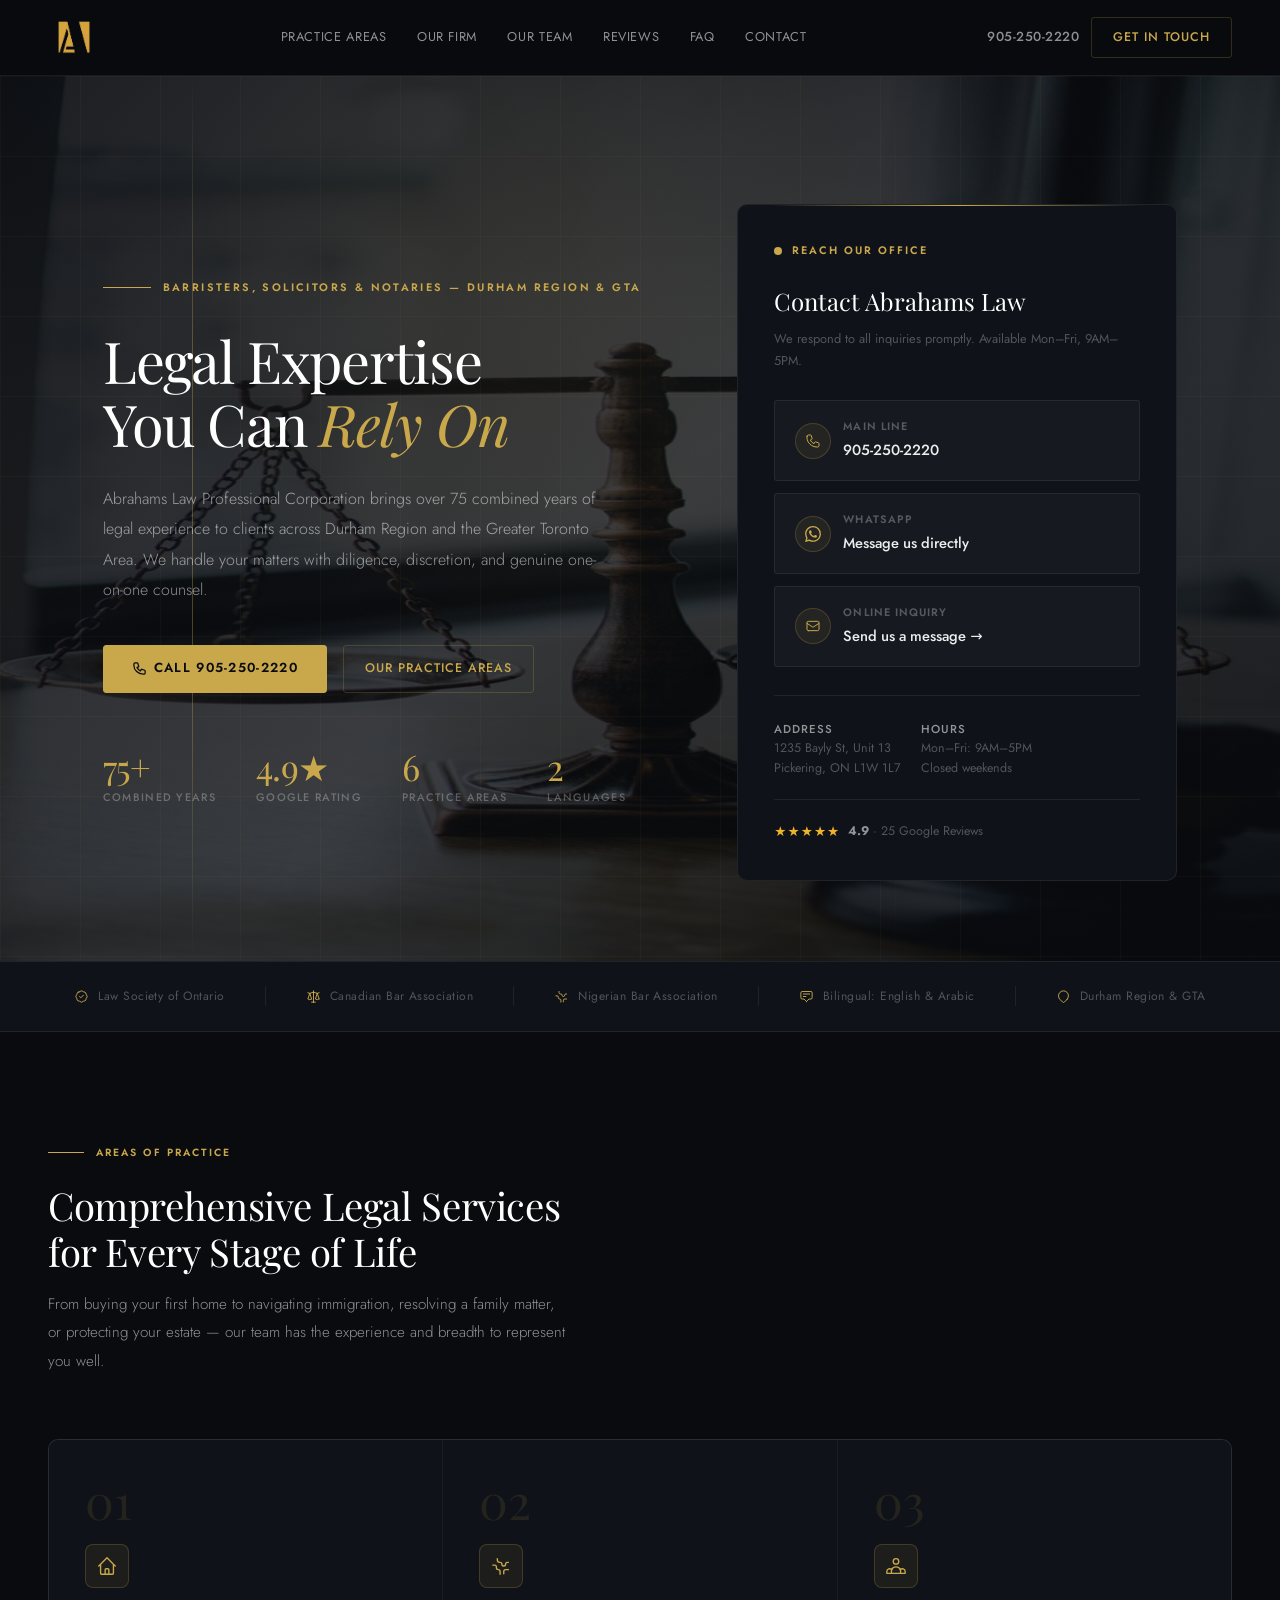
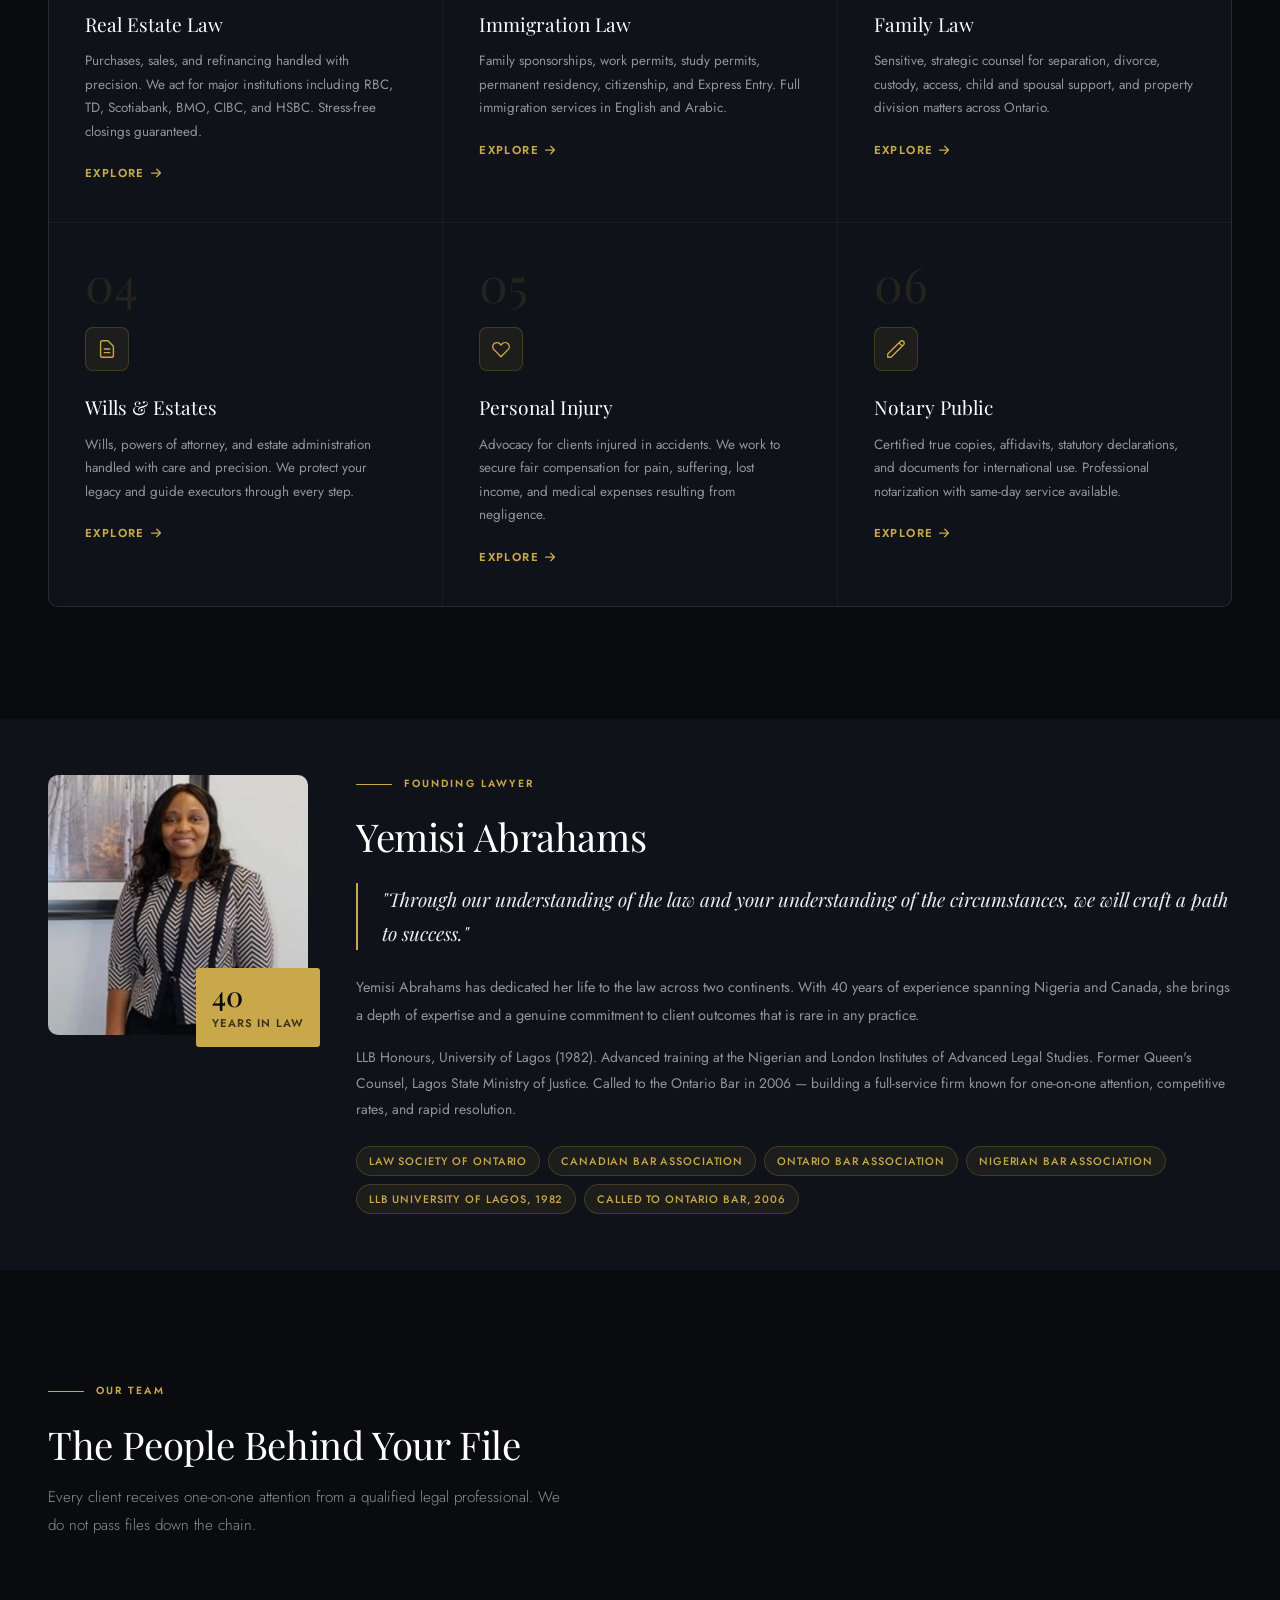
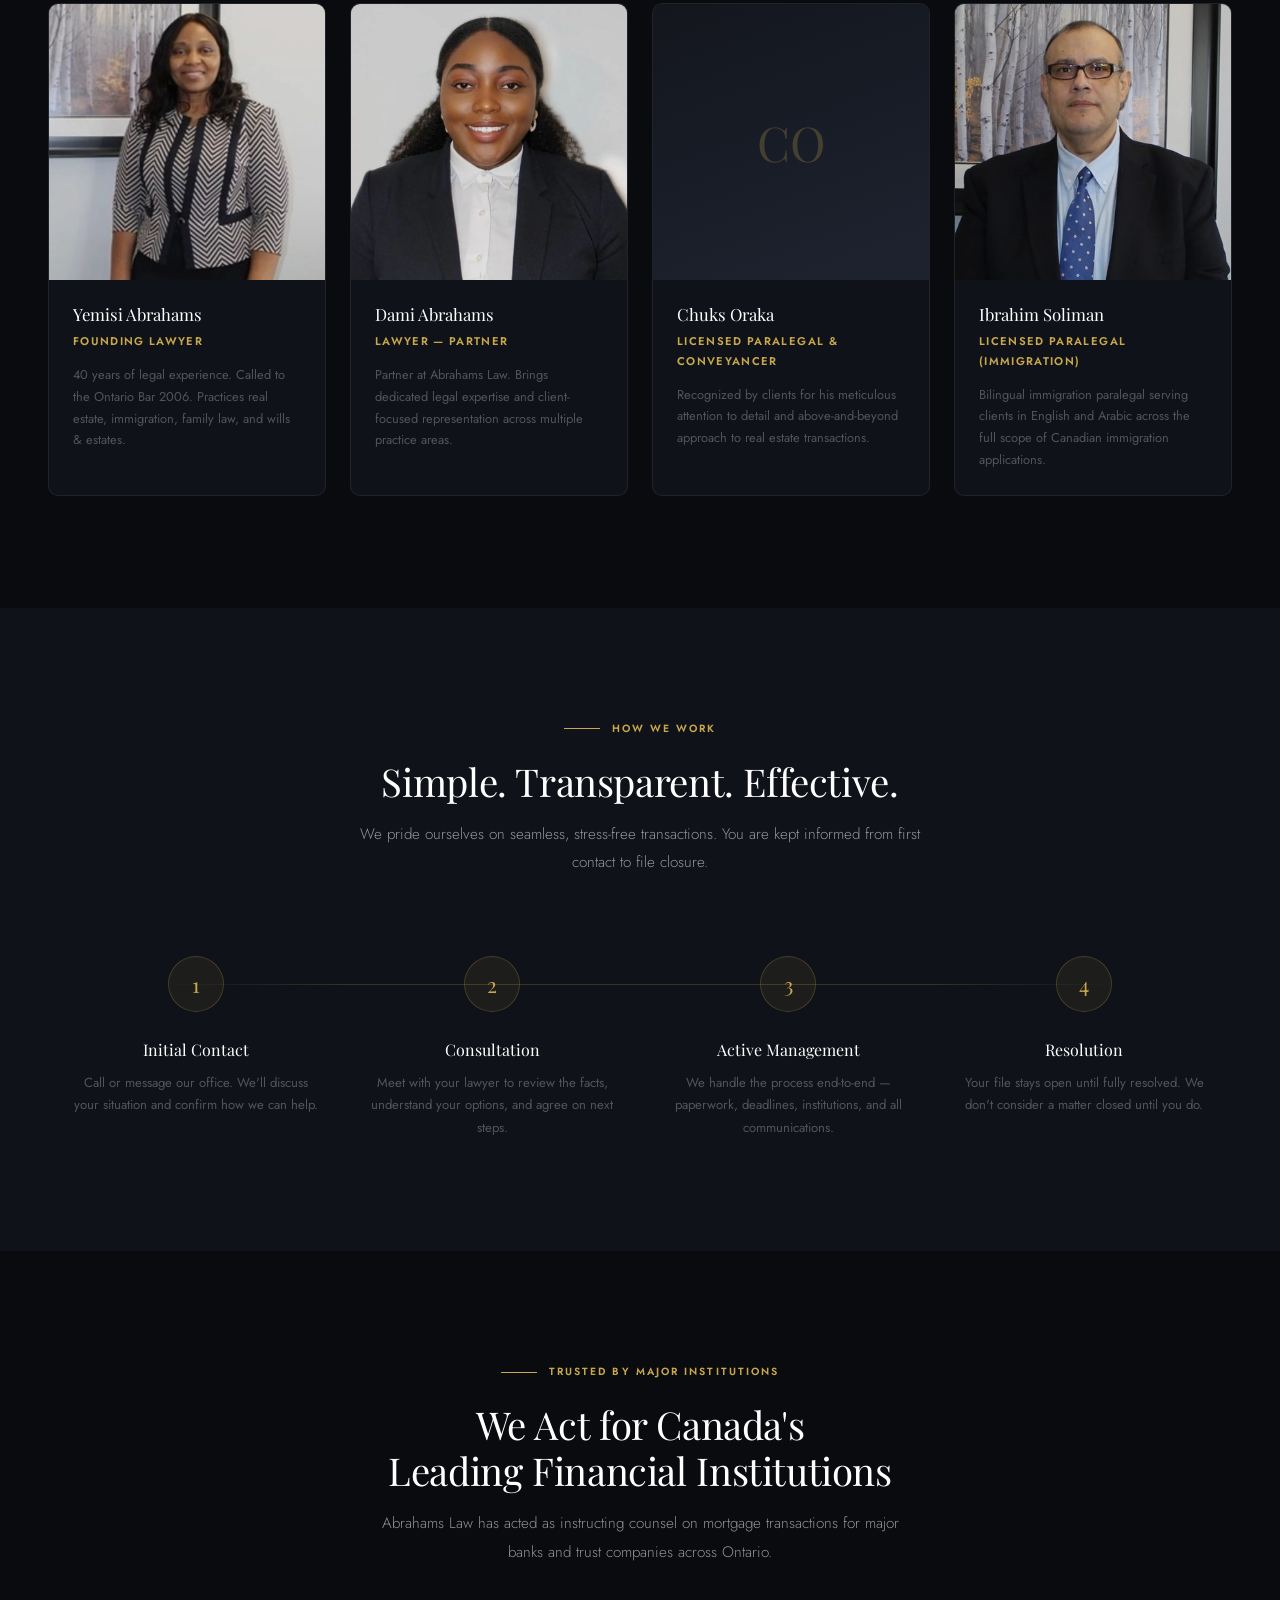
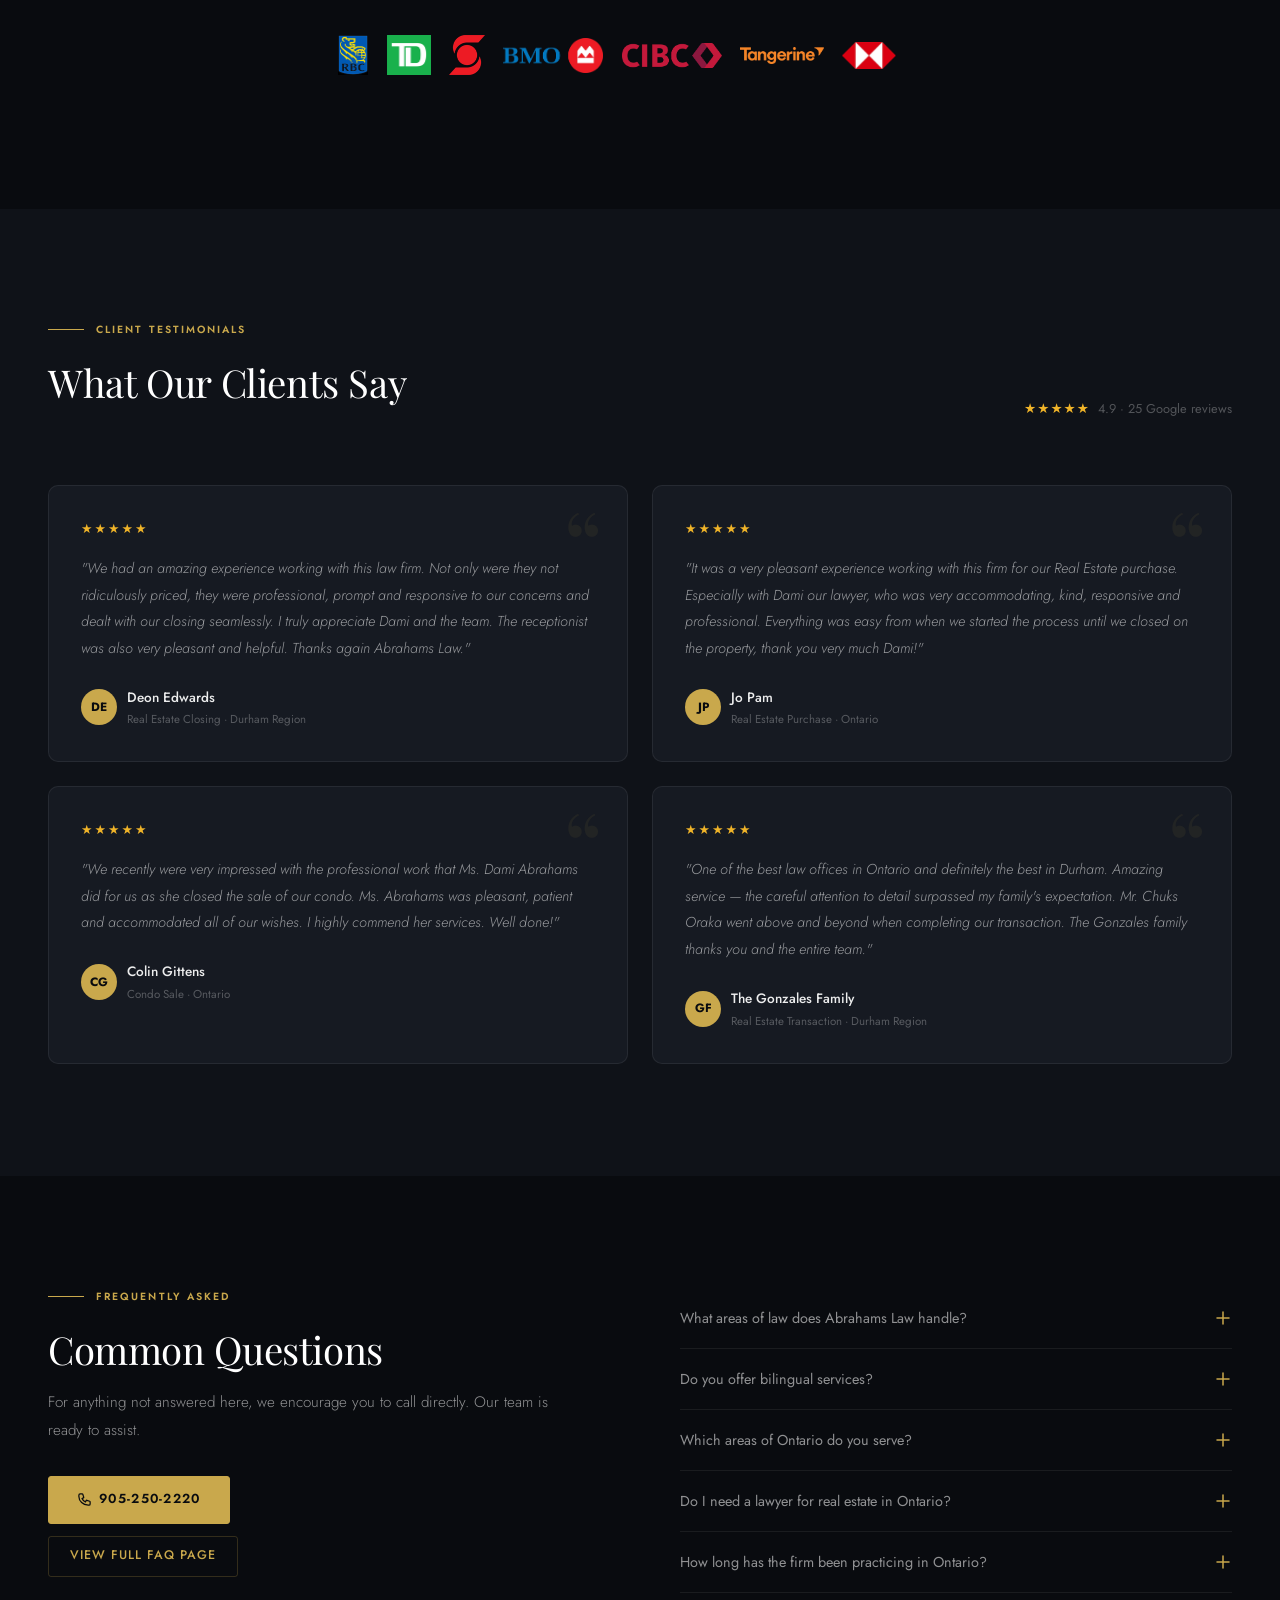
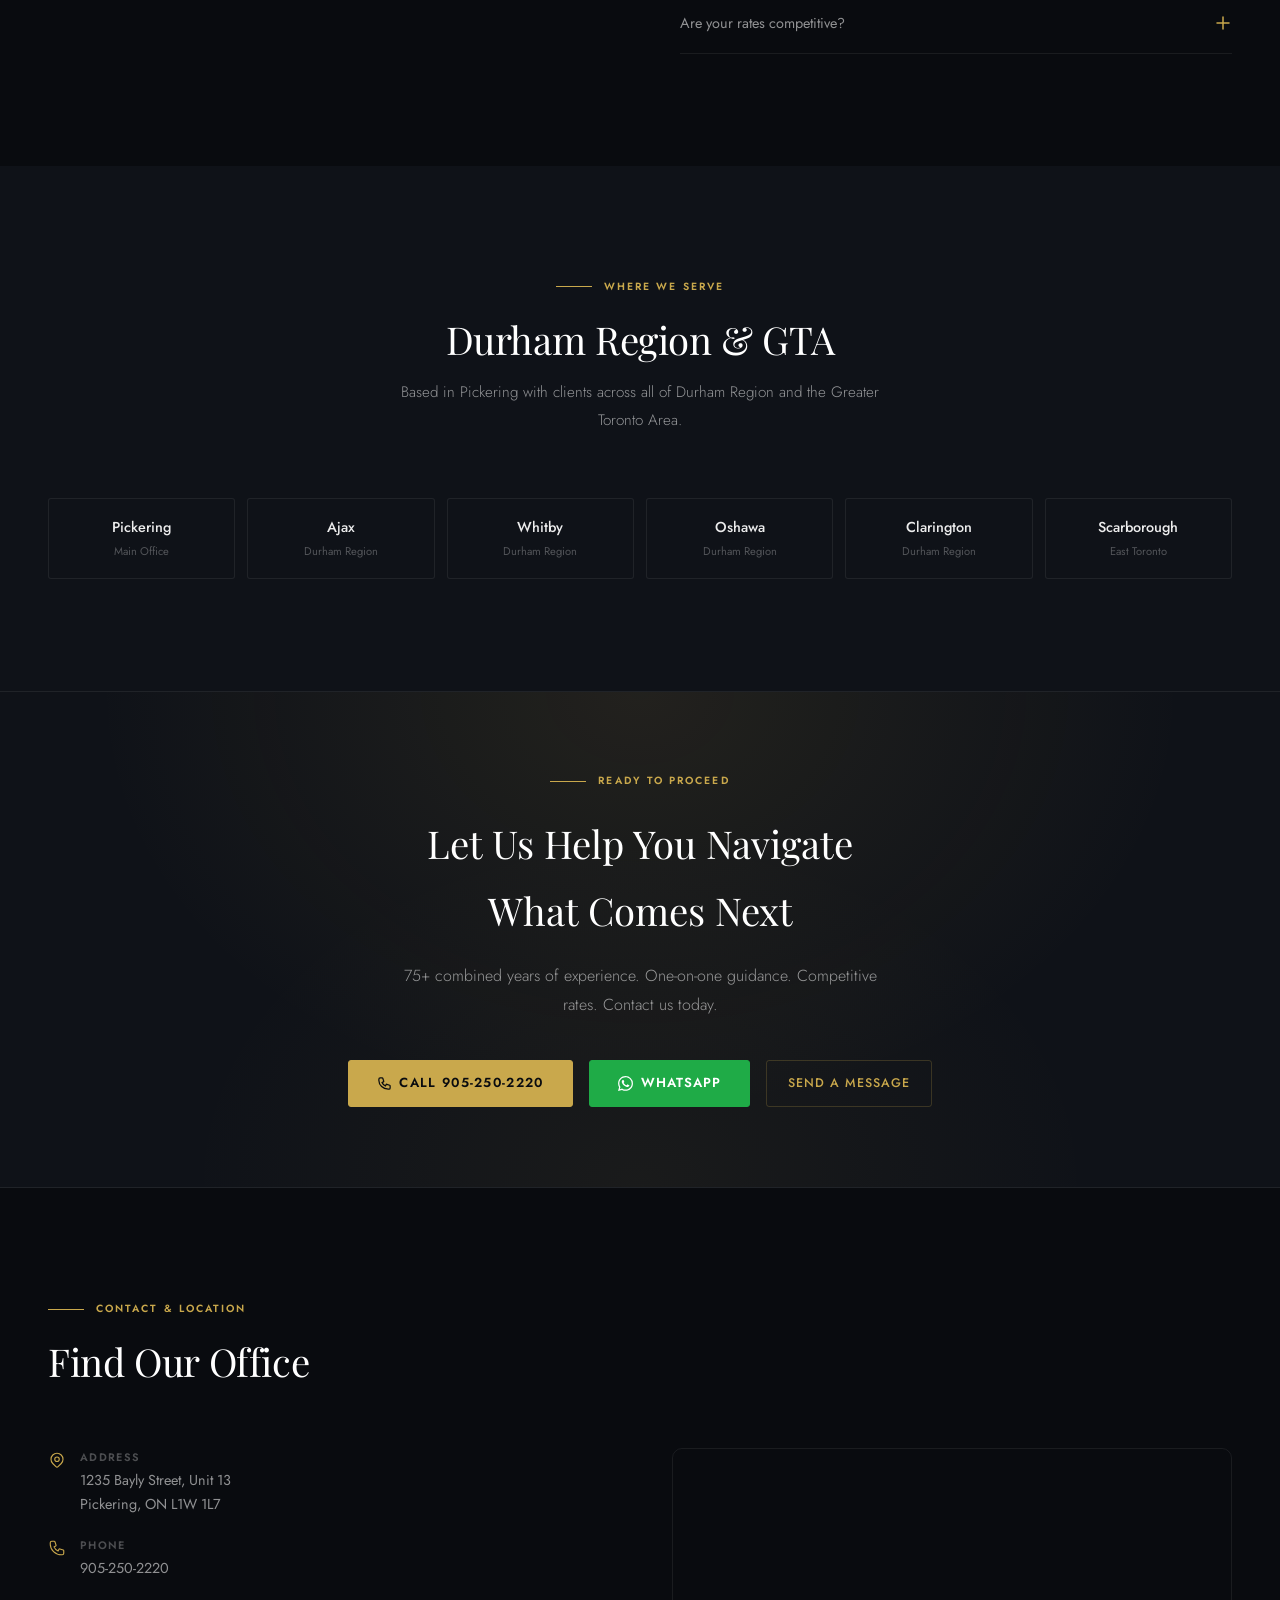
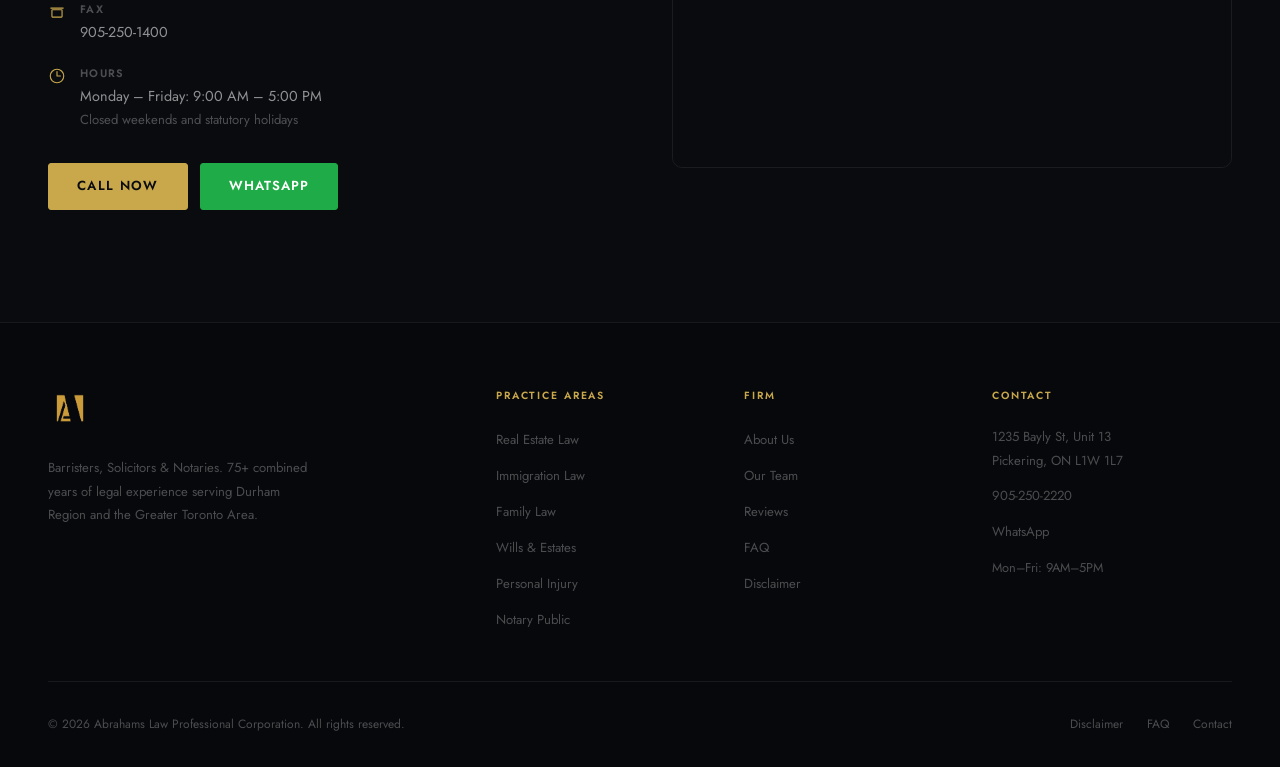
<file: index.html>
<!DOCTYPE html>
<html lang="en">
<head>
  <meta charset="UTF-8">
  <meta name="viewport" content="width=device-width, initial-scale=1.0">
  <title>Abrahams Law Professional Corporation | Barristers, Solicitors & Notaries | Durham Region & GTA</title>
  <meta name="description" content="Abrahams Law Professional Corporation — 75+ combined years of legal experience in real estate, immigration, family law, wills & estates, personal injury, and notary services across Durham Region and GTA.">
  <meta name="keywords" content="immigration lawyer Durham, real estate lawyer Pickering, family lawyer Durham, wills estates lawyer Ajax, personal injury lawyer Durham, notary public Pickering, immigration lawyer GTA, barristers solicitors notaries Ontario">
  <meta name="robots" content="index, follow">
  <link rel="canonical" href="https://abrahamsatlaw.com/">
  <meta name="google-site-verification" content="RPGx1MX6K5PPWven0IczKHs1Fguo8427sVAVy-VVjJ0" />
  <meta property="og:title" content="Abrahams Law Professional Corporation | Barristers, Solicitors & Notaries">
  <meta property="og:description" content="75+ combined years of legal experience. Real estate, immigration, family law, wills & estates, personal injury, and notary services — Durham Region & GTA.">
  <meta property="og:type" content="website">
  <meta property="og:url" content="https://abrahamsatlaw.com/">
  <meta property="og:locale" content="en_CA">

  <script type="application/ld+json">
  {
    "@context": "https://schema.org",
    "@graph": [
      {
        "@type": "LegalService",
        "@id": "https://abrahamsatlaw.com/#firm",
        "name": "Abrahams Law Professional Corporation",
        "description": "Barristers, Solicitors and Notaries. 75+ combined years of legal experience across real estate, immigration, family, wills, personal injury, and notary services.",
        "url": "https://abrahamsatlaw.com",
        "telephone": "+1-905-250-2220",
        "faxNumber": "+1-905-250-1400",
        "priceRange": "$$",
        "areaServed": [
          {"@type": "City", "name": "Pickering"},
          {"@type": "City", "name": "Ajax"},
          {"@type": "City", "name": "Whitby"},
          {"@type": "City", "name": "Oshawa"},
          {"@type": "City", "name": "Scarborough"},
          {"@type": "AdministrativeArea", "name": "Durham Region"},
          {"@type": "AdministrativeArea", "name": "Greater Toronto Area"}
        ],
        "address": {
          "@type": "PostalAddress",
          "streetAddress": "1235 Bayly Street, Unit 13",
          "addressLocality": "Pickering",
          "addressRegion": "ON",
          "postalCode": "L1W 1L7",
          "addressCountry": "CA"
        },
        "geo": {"@type": "GeoCoordinates", "latitude": 43.8279, "longitude": -79.0972},
        "openingHoursSpecification": [{"@type": "OpeningHoursSpecification", "dayOfWeek": ["Monday","Tuesday","Wednesday","Thursday","Friday"], "opens": "09:00", "closes": "17:00"}],
        "aggregateRating": {"@type": "AggregateRating", "ratingValue": "4.9", "reviewCount": "25", "bestRating": "5"},
        "hasOfferCatalog": {
          "@type": "OfferCatalog",
          "name": "Legal Services",
          "itemListElement": [
            {"@type": "Offer", "itemOffered": {"@type": "Service", "name": "Real Estate Law"}},
            {"@type": "Offer", "itemOffered": {"@type": "Service", "name": "Immigration Law"}},
            {"@type": "Offer", "itemOffered": {"@type": "Service", "name": "Family Law"}},
            {"@type": "Offer", "itemOffered": {"@type": "Service", "name": "Wills and Estates"}},
            {"@type": "Offer", "itemOffered": {"@type": "Service", "name": "Personal Injury"}},
            {"@type": "Offer", "itemOffered": {"@type": "Service", "name": "Notary Public"}}
          ]
        }
      },
      {
        "@type": "FAQPage",
        "mainEntity": [
          {"@type": "Question", "name": "What areas of law does Abrahams Law handle?", "acceptedAnswer": {"@type": "Answer", "text": "We handle real estate, immigration, family law, wills and estates, personal injury, and notary public services across Durham Region and GTA."}},
          {"@type": "Question", "name": "Do you offer services in Arabic?", "acceptedAnswer": {"@type": "Answer", "text": "Yes, we offer immigration services in both English and Arabic through our licensed immigration paralegal Ibrahim Soliman."}},
          {"@type": "Question", "name": "How long has Abrahams Law been in practice in Ontario?", "acceptedAnswer": {"@type": "Answer", "text": "Founding lawyer Yemisi Abrahams was called to the Ontario Bar in 2006 and brings 40 years of total legal experience. The firm's combined team experience exceeds 75 years."}}
        ]
      },
      {
        "@type": "BreadcrumbList",
        "itemListElement": [
          {"@type": "ListItem", "position": 1, "name": "Home", "item": "https://abrahamsatlaw.com/"},
          {"@type": "ListItem", "position": 2, "name": "Our Team", "item": "https://abrahamsatlaw.com/our-team"},
          {"@type": "ListItem", "position": 3, "name": "Real Estate", "item": "https://abrahamsatlaw.com/real-estate"}
        ]
      }
    ]
  }
  </script>

  <link rel="preconnect" href="https://fonts.googleapis.com">
  <link rel="preconnect" href="https://fonts.gstatic.com" crossorigin>
  <link href="https://fonts.googleapis.com/css2?family=Playfair+Display:ital,wght@0,400;0,500;0,700;1,400;1,500&family=Jost:wght@300;400;500;600&display=swap" rel="stylesheet">
  <link rel="stylesheet" href="assets/css/main.css">
</head>
<body>
  <a href="#main" class="skip">Skip to main content</a>

  <nav id="nav">
    <div class="ni">
      <a href="/" class="nlogo" aria-label="Abrahams Law Home">
        <img src="assets/images/abrahams-law-logo.png" alt="Abrahams Law Professional Corporation" class="nlogo-img" style="height:52px;width:auto;object-fit:contain" onerror="this.style.display='none';document.getElementById('ntxt').style.display='block'">
        <div class="nlogo-text" id="ntxt" style="display:none">
          <strong>Abrahams Law</strong>
          <span>Professional Corporation</span>
        </div>
      </a>
      <ul class="nlinks">
        <li><a href="#practice">Practice Areas</a></li>
        <li><a href="#about">Our Firm</a></li>
        <li><a href="#team">Our Team</a></li>
        <li><a href="#testimonials">Reviews</a></li>
        <li><a href="#faq">FAQ</a></li>
        <li><a href="#contact">Contact</a></li>
      </ul>
      <div class="nact">
        <a href="tel:905-250-2220" class="ntel">905-250-2220</a>
        <a href="#contact" class="btn-o">Get in Touch</a>
      </div>
      <button class="hbg" id="mbtn" aria-label="Open menu" aria-expanded="false" onclick="tNav()">
        <svg width="22" height="22" fill="none" viewBox="0 0 24 24" stroke="currentColor" stroke-width="1.5"><path stroke-linecap="round" stroke-linejoin="round" d="M4 6h16M4 12h16M4 18h16"/></svg>
      </button>
    </div>
  </nav>

  <div class="mov" id="mov" onclick="tNav()"></div>
  <div class="mnav" id="mnav" role="dialog" aria-modal="true" aria-label="Navigation">
    <div style="display:flex;justify-content:space-between;align-items:center;margin-bottom:2rem">
      <span style="font-family:var(--fh);font-size:1.1rem;color:var(--white)">Menu</span>
      <button onclick="tNav()" style="background:none;border:none;cursor:pointer;color:var(--t2)" aria-label="Close menu">
        <svg width="20" height="20" fill="none" viewBox="0 0 24 24" stroke="currentColor" stroke-width="1.5"><path stroke-linecap="round" stroke-linejoin="round" d="M6 18L18 6M6 6l12 12"/></svg>
      </button>
    </div>
    <nav><ul style="list-style:none;display:flex;flex-direction:column;gap:.25rem">
      <li><a href="#practice" onclick="tNav()" style="display:block;padding:.85rem 0;color:var(--t2);text-decoration:none;border-bottom:1px solid var(--b);font-size:.9rem">Practice Areas</a></li>
      <li><a href="#about" onclick="tNav()" style="display:block;padding:.85rem 0;color:var(--t2);text-decoration:none;border-bottom:1px solid var(--b);font-size:.9rem">Our Firm</a></li>
      <li><a href="#team" onclick="tNav()" style="display:block;padding:.85rem 0;color:var(--t2);text-decoration:none;border-bottom:1px solid var(--b);font-size:.9rem">Our Team</a></li>
      <li><a href="#testimonials" onclick="tNav()" style="display:block;padding:.85rem 0;color:var(--t2);text-decoration:none;border-bottom:1px solid var(--b);font-size:.9rem">Reviews</a></li>
      <li><a href="#faq" onclick="tNav()" style="display:block;padding:.85rem 0;color:var(--t2);text-decoration:none;border-bottom:1px solid var(--b);font-size:.9rem">FAQ</a></li>
      <li><a href="#contact" onclick="tNav()" style="display:block;padding:.85rem 0;color:var(--t2);text-decoration:none;border-bottom:1px solid var(--b);font-size:.9rem">Contact</a></li>
    </ul></nav>
    <div style="margin-top:auto;padding-top:2rem;display:flex;flex-direction:column;gap:.75rem">
      <a href="tel:905-250-2220" class="btn-g" style="justify-content:center">
        <svg width="15" height="15" fill="none" viewBox="0 0 24 24" stroke="currentColor" stroke-width="2"><path stroke-linecap="round" stroke-linejoin="round" d="M3 5a2 2 0 012-2h3.28a1 1 0 01.948.684l1.498 4.493a1 1 0 01-.502 1.21l-2.257 1.13a11.042 11.042 0 005.516 5.516l1.13-2.257a1 1 0 011.21-.502l4.493 1.498a1 1 0 01.684.949V19a2 2 0 01-2 2h-1C9.716 21 3 14.284 3 7V5z"/></svg>
        905-250-2220
      </a>
    </div>
  </div>

  <main id="main">
    <!-- HERO -->
    <section class="hero" aria-labelledby="h1">
      <div class="hero-bg-img" aria-hidden="true"></div>
      <div class="hero-overlay" aria-hidden="true"></div>
      <div class="hgrid" aria-hidden="true"></div>
      <div class="hline" aria-hidden="true"></div>
      <div class="hline2" aria-hidden="true"></div>
      <div class="hglow" aria-hidden="true"></div>
      <div class="hinn">
        <div>
          <div class="heb"><div class="hebl"></div><span class="hebt">Barristers, Solicitors &amp; Notaries — Durham Region &amp; GTA</span></div>
          <h1 id="h1">Legal Expertise<br>You Can <em>Rely On</em></h1>
          <p class="hdesc">Abrahams Law Professional Corporation brings over 75 combined years of legal experience to clients across Durham Region and the Greater Toronto Area. We handle your matters with diligence, discretion, and genuine one-on-one counsel.</p>
          <div class="hcg">
            <a href="tel:905-250-2220" class="btn-g">
              <svg width="15" height="15" fill="none" viewBox="0 0 24 24" stroke="currentColor" stroke-width="2"><path stroke-linecap="round" stroke-linejoin="round" d="M3 5a2 2 0 012-2h3.28a1 1 0 01.948.684l1.498 4.493a1 1 0 01-.502 1.21l-2.257 1.13a11.042 11.042 0 005.516 5.516l1.13-2.257a1 1 0 011.21-.502l4.493 1.498a1 1 0 01.684.949V19a2 2 0 01-2 2h-1C9.716 21 3 14.284 3 7V5z"/></svg>
              Call 905-250-2220
            </a>
            <a href="#practice" class="btn-o">Our Practice Areas</a>
          </div>
          <div class="hst" role="list">
            <div role="listitem"><div class="stnum">75+</div><div class="stlbl">Combined years</div></div>
            <div role="listitem"><div class="stnum">4.9★</div><div class="stlbl">Google rating</div></div>
            <div role="listitem"><div class="stnum">6</div><div class="stlbl">Practice areas</div></div>
            <div role="listitem"><div class="stnum">2</div><div class="stlbl">Languages</div></div>
          </div>
        </div>

        <div class="hpanel">
          <div class="peb"><div class="pdot" aria-hidden="true"></div><span class="plbl">Reach Our Office</span></div>
          <h2 class="ptitle">Contact Abrahams Law</h2>
          <p class="psub">We respond to all inquiries promptly. Available Mon–Fri, 9AM–5PM.</p>
          <div class="copts">
            <a href="tel:905-250-2220" class="copt" aria-label="Call main line">
              <div class="coico"><svg width="16" height="16" fill="none" viewBox="0 0 24 24" stroke="currentColor" stroke-width="1.5"><path stroke-linecap="round" stroke-linejoin="round" d="M3 5a2 2 0 012-2h3.28a1 1 0 01.948.684l1.498 4.493a1 1 0 01-.502 1.21l-2.257 1.13a11.042 11.042 0 005.516 5.516l1.13-2.257a1 1 0 011.21-.502l4.493 1.498a1 1 0 01.684.949V19a2 2 0 01-2 2h-1C9.716 21 3 14.284 3 7V5z"/></svg></div>
              <div><div class="colbl">Main Line</div><div class="coval">905-250-2220</div></div>
            </a>
            <a href="#" onclick="handleWhatsApp(event)" class="copt" rel="noopener noreferrer" aria-label="WhatsApp">
              <div class="coico"><svg width="16" height="16" fill="currentColor" viewBox="0 0 24 24"><path d="M17.472 14.382c-.297-.149-1.758-.867-2.03-.967-.273-.099-.471-.148-.67.15-.197.297-.767.966-.94 1.164-.173.199-.347.223-.644.075-.297-.15-1.255-.463-2.39-1.475-.883-.788-1.48-1.761-1.653-2.059-.173-.297-.018-.458.13-.606.134-.133.298-.347.446-.52.149-.174.198-.298.298-.497.099-.198.05-.371-.025-.52-.075-.149-.669-1.612-.916-2.207-.242-.579-.487-.5-.669-.51-.173-.008-.371-.01-.57-.01-.198 0-.52.074-.792.372-.272.297-1.04 1.016-1.04 2.479 0 1.462 1.065 2.875 1.213 3.074.149.198 2.096 3.2 5.077 4.487.709.306 1.262.489 1.694.625.712.227 1.36.195 1.871.118.571-.085 1.758-.719 2.006-1.413.248-.694.248-1.289.173-1.413-.074-.124-.272-.198-.57-.347m-5.421 7.403h-.004a9.87 9.87 0 01-5.031-1.378l-.361-.214-3.741.982.998-3.648-.235-.374a9.86 9.86 0 01-1.51-5.26c.001-5.45 4.436-9.884 9.888-9.884 2.64 0 5.122 1.03 6.988 2.898a9.825 9.825 0 012.893 6.994c-.003 5.45-4.437 9.884-9.885 9.884m8.413-18.297A11.815 11.815 0 0012.05 0C5.495 0 .16 5.335.157 11.892c0 2.096.547 4.142 1.588 5.945L.057 24l6.305-1.654a11.882 11.882 0 005.683 1.448h.005c6.554 0 11.89-5.335 11.893-11.893a11.821 11.821 0 00-3.48-8.413z"/></svg></div>
              <div><div class="colbl">WhatsApp</div><div class="coval">Message us directly</div></div>
            </a>
            <a href="mailto:Info@Abrahamsatlaw.com?subject=Legal Inquiry" class="copt" aria-label="Email inquiry">
              <div class="coico"><svg width="16" height="16" fill="none" viewBox="0 0 24 24" stroke="currentColor" stroke-width="1.5"><path stroke-linecap="round" stroke-linejoin="round" d="M3 8l7.89 5.26a2 2 0 002.22 0L21 8M5 19h14a2 2 0 002-2V7a2 2 0 00-2-2H5a2 2 0 00-2 2v10a2 2 0 002 2z"/></svg></div>
              <div><div class="colbl">Online Inquiry</div><div class="coval">Send us a message →</div></div>
            </a>
          </div>
          <div class="pdiv"></div>
          <div class="pinfo">
            <div class="piit"><strong>Address</strong>1235 Bayly St, Unit 13<br>Pickering, ON L1W 1L7</div>
            <div class="piit"><strong>Hours</strong>Mon–Fri: 9AM–5PM<br>Closed weekends</div>
          </div>
          <div class="prat" aria-label="4.9 stars from 25 Google reviews">
            <span class="stars" aria-hidden="true">★★★★★</span>
            <span class="rtext"><strong>4.9</strong> · 25 Google Reviews</span>
          </div>
        </div>
      </div>
    </section>

    <!-- TRUST STRIP -->
    <div class="ts" role="complementary" aria-label="Professional affiliations">
      <div class="tsi">
        <div class="ti"><svg width="15" height="15" fill="none" viewBox="0 0 24 24" stroke="currentColor" stroke-width="1.5"><path stroke-linecap="round" stroke-linejoin="round" d="M9 12l2 2 4-4M7.835 4.697a3.42 3.42 0 001.946-.806 3.42 3.42 0 014.438 0 3.42 3.42 0 001.946.806 3.42 3.42 0 013.138 3.138 3.42 3.42 0 00.806 1.946 3.42 3.42 0 010 4.438 3.42 3.42 0 00-.806 1.946 3.42 3.42 0 01-3.138 3.138 3.42 3.42 0 00-1.946.806 3.42 3.42 0 01-4.438 0 3.42 3.42 0 00-1.946-.806 3.42 3.42 0 01-3.138-3.138 3.42 3.42 0 00-.806-1.946 3.42 3.42 0 010-4.438 3.42 3.42 0 00.806-1.946 3.42 3.42 0 013.138-3.138z"/></svg>Law Society of Ontario</div>
        <div class="td" aria-hidden="true"></div>
        <div class="ti"><svg width="15" height="15" fill="none" viewBox="0 0 24 24" stroke="currentColor" stroke-width="1.5"><path stroke-linecap="round" stroke-linejoin="round" d="M3 6l3 1m0 0l-3 9a5.002 5.002 0 006.001 0M6 7l3 9M6 7l6-2m6 2l3-1m-3 1l-3 9a5.002 5.002 0 006.001 0M18 7l3 9m-3-9l-6-2m0-2v2m0 16V5m0 16H9m3 0h3"/></svg>Canadian Bar Association</div>
        <div class="td" aria-hidden="true"></div>
        <div class="ti"><svg width="15" height="15" fill="none" viewBox="0 0 24 24" stroke="currentColor" stroke-width="1.5"><path stroke-linecap="round" stroke-linejoin="round" d="M3.055 11H5a2 2 0 012 2v1a2 2 0 002 2 2 2 0 012 2v2.945M8 3.935V5.5A2.5 2.5 0 0010.5 8h.5a2 2 0 012 2 2 2 0 104 0 2 2 0 012-2h1.064M15 20.488V18a2 2 0 012-2h3.064"/></svg>Nigerian Bar Association</div>
        <div class="td" aria-hidden="true"></div>
        <div class="ti"><svg width="15" height="15" fill="none" viewBox="0 0 24 24" stroke="currentColor" stroke-width="1.5"><path stroke-linecap="round" stroke-linejoin="round" d="M7 8h10M7 12h4m1 8l-4-4H5a2 2 0 01-2-2V6a2 2 0 012-2h14a2 2 0 012 2v8a2 2 0 01-2 2h-3l-4 4z"/></svg>Bilingual: English &amp; Arabic</div>
        <div class="td" aria-hidden="true"></div>
        <div class="ti"><svg width="15" height="15" fill="none" viewBox="0 0 24 24" stroke="currentColor" stroke-width="1.5"><path stroke-linecap="round" stroke-linejoin="round" d="M17.657 16.657L13.414 20.9a1.998 1.998 0 01-2.827 0l-4.244-4.243a8 8 0 1111.314 0z"/></svg>Durham Region &amp; GTA</div>
      </div>
    </div>

    <!-- PRACTICE AREAS -->
    <section class="sec" id="practice" aria-labelledby="ph">
      <div class="si">
        <div class="sh rev">
          <div class="seb"><div class="sebl"></div><span class="sebt">Areas of Practice</span></div>
          <h2 class="stitle" id="ph">Comprehensive Legal Services<br>for Every Stage of Life</h2>
          <p class="ssub">From buying your first home to navigating immigration, resolving a family matter, or protecting your estate — our team has the experience and breadth to represent you well.</p>
        </div>
        <div class="pg rev">
          <a href="/real-estate.html" class="pc">
            <div class="pcn" aria-hidden="true">01</div>
            <div class="pcico"><svg width="22" height="22" fill="none" viewBox="0 0 24 24" stroke="currentColor" stroke-width="1.5"><path stroke-linecap="round" stroke-linejoin="round" d="M3 12l2-2m0 0l7-7 7 7M5 10v10a1 1 0 001 1h3m10-11l2 2m-2-2v10a1 1 0 01-1 1h-3m-6 0a1 1 0 001-1v-4a1 1 0 011-1h2a1 1 0 011 1v4a1 1 0 001 1m-6 0h6"/></svg></div>
            <div class="pct">Real Estate Law</div>
            <p class="pcd">Purchases, sales, and refinancing handled with precision. We act for major institutions including RBC, TD, Scotiabank, BMO, CIBC, and HSBC. Stress-free closings guaranteed.</p>
            <span class="pcl">Explore <svg width="12" height="12" fill="none" viewBox="0 0 24 24" stroke="currentColor" stroke-width="2.5"><path stroke-linecap="round" stroke-linejoin="round" d="M13.5 4.5L21 12m0 0l-7.5 7.5M21 12H3"/></svg></span>
          </a>
          <a href="/immigration.html" class="pc">
            <div class="pcn" aria-hidden="true">02</div>
            <div class="pcico"><svg width="22" height="22" fill="none" viewBox="0 0 24 24" stroke="currentColor" stroke-width="1.5"><path stroke-linecap="round" stroke-linejoin="round" d="M3.055 11H5a2 2 0 012 2v1a2 2 0 002 2 2 2 0 012 2v2.945M8 3.935V5.5A2.5 2.5 0 0010.5 8h.5a2 2 0 012 2 2 2 0 104 0 2 2 0 012-2h1.064M15 20.488V18a2 2 0 012-2h3.064"/></svg></div>
            <div class="pct">Immigration Law</div>
            <p class="pcd">Family sponsorships, work permits, study permits, permanent residency, citizenship, and Express Entry. Full immigration services in English and Arabic.</p>
            <span class="pcl">Explore <svg width="12" height="12" fill="none" viewBox="0 0 24 24" stroke="currentColor" stroke-width="2.5"><path stroke-linecap="round" stroke-linejoin="round" d="M13.5 4.5L21 12m0 0l-7.5 7.5M21 12H3"/></svg></span>
          </a>
          <a href="/family-law.html" class="pc">
            <div class="pcn" aria-hidden="true">03</div>
            <div class="pcico"><svg width="22" height="22" fill="none" viewBox="0 0 24 24" stroke="currentColor" stroke-width="1.5"><path stroke-linecap="round" stroke-linejoin="round" d="M17 20h5v-2a3 3 0 00-5.356-1.857M17 20H7m10 0v-2c0-.656-.126-1.283-.356-1.857M7 20H2v-2a3 3 0 015.356-1.857M7 20v-2c0-.656.126-1.283.356-1.857m0 0a5.002 5.002 0 019.288 0M15 7a3 3 0 11-6 0 3 3 0 016 0z"/></svg></div>
            <div class="pct">Family Law</div>
            <p class="pcd">Sensitive, strategic counsel for separation, divorce, custody, access, child and spousal support, and property division matters across Ontario.</p>
            <span class="pcl">Explore <svg width="12" height="12" fill="none" viewBox="0 0 24 24" stroke="currentColor" stroke-width="2.5"><path stroke-linecap="round" stroke-linejoin="round" d="M13.5 4.5L21 12m0 0l-7.5 7.5M21 12H3"/></svg></span>
          </a>
          <a href="/wills-estates.html" class="pc">
            <div class="pcn" aria-hidden="true">04</div>
            <div class="pcico"><svg width="22" height="22" fill="none" viewBox="0 0 24 24" stroke="currentColor" stroke-width="1.5"><path stroke-linecap="round" stroke-linejoin="round" d="M9 12h6m-6 4h6m2 5H7a2 2 0 01-2-2V5a2 2 0 012-2h5.586a1 1 0 01.707.293l5.414 5.414a1 1 0 01.293.707V19a2 2 0 01-2 2z"/></svg></div>
            <div class="pct">Wills &amp; Estates</div>
            <p class="pcd">Wills, powers of attorney, and estate administration handled with care and precision. We protect your legacy and guide executors through every step.</p>
            <span class="pcl">Explore <svg width="12" height="12" fill="none" viewBox="0 0 24 24" stroke="currentColor" stroke-width="2.5"><path stroke-linecap="round" stroke-linejoin="round" d="M13.5 4.5L21 12m0 0l-7.5 7.5M21 12H3"/></svg></span>
          </a>
          <a href="/personal-injury.html" class="pc">
            <div class="pcn" aria-hidden="true">05</div>
            <div class="pcico"><svg width="22" height="22" fill="none" viewBox="0 0 24 24" stroke="currentColor" stroke-width="1.5"><path stroke-linecap="round" stroke-linejoin="round" d="M4.318 6.318a4.5 4.5 0 000 6.364L12 20.364l7.682-7.682a4.5 4.5 0 00-6.364-6.364L12 7.636l-1.318-1.318a4.5 4.5 0 00-6.364 0z"/></svg></div>
            <div class="pct">Personal Injury</div>
            <p class="pcd">Advocacy for clients injured in accidents. We work to secure fair compensation for pain, suffering, lost income, and medical expenses resulting from negligence.</p>
            <span class="pcl">Explore <svg width="12" height="12" fill="none" viewBox="0 0 24 24" stroke="currentColor" stroke-width="2.5"><path stroke-linecap="round" stroke-linejoin="round" d="M13.5 4.5L21 12m0 0l-7.5 7.5M21 12H3"/></svg></span>
          </a>
          <a href="/notary-public.html" class="pc">
            <div class="pcn" aria-hidden="true">06</div>
            <div class="pcico"><svg width="22" height="22" fill="none" viewBox="0 0 24 24" stroke="currentColor" stroke-width="1.5"><path stroke-linecap="round" stroke-linejoin="round" d="M15.232 5.232l3.536 3.536m-2.036-5.036a2.5 2.5 0 113.536 3.536L6.5 21.036H3v-3.572L16.732 3.732z"/></svg></div>
            <div class="pct">Notary Public</div>
            <p class="pcd">Certified true copies, affidavits, statutory declarations, and documents for international use. Professional notarization with same-day service available.</p>
            <span class="pcl">Explore <svg width="12" height="12" fill="none" viewBox="0 0 24 24" stroke="currentColor" stroke-width="2.5"><path stroke-linecap="round" stroke-linejoin="round" d="M13.5 4.5L21 12m0 0l-7.5 7.5M21 12H3"/></svg></span>
          </a>
        </div>
      </div>
    </section>

    <!-- ABOUT -->
    <section class="sec sec-alt" id="about" aria-labelledby="ah" style="padding-top:3.5rem;padding-bottom:3.5rem">
      <div class="si">
        <div class="as">
          <div class="av rev">
            <img src="assets/images/yemisi-abrahams-founding-lawyer.jpeg" alt="Yemisi Abrahams, Founding Lawyer, Abrahams Law Professional Corporation" class="aimg" onerror="this.style.display='none';this.nextElementSibling.style.display='flex'">
            <div class="aimph" style="display:none">YA</div>
            <div class="agold" aria-label="40 years legal experience"><div class="agnum">40</div><div class="aglbl">Years in law</div></div>
          </div>
          <div class="rev">
            <div class="seb"><div class="sebl"></div><span class="sebt">Founding Lawyer</span></div>
            <h2 class="stitle" id="ah">Yemisi Abrahams</h2>
            <blockquote class="aq">"Through our understanding of the law and your understanding of the circumstances, we will craft a path to success."</blockquote>
            <p style="font-size:.9rem;color:var(--t2);line-height:1.9;margin-bottom:1rem">Yemisi Abrahams has dedicated her life to the law across two continents. With 40 years of experience spanning Nigeria and Canada, she brings a depth of expertise and a genuine commitment to client outcomes that is rare in any practice.</p>
            <p style="font-size:.87rem;color:var(--t2);line-height:1.85;margin-bottom:1.25rem">LLB Honours, University of Lagos (1982). Advanced training at the Nigerian and London Institutes of Advanced Legal Studies. Former Queen's Counsel, Lagos State Ministry of Justice. Called to the Ontario Bar in 2006 &mdash; building a full-service firm known for one-on-one attention, competitive rates, and rapid resolution.</p>
            <div class="clist" role="list">
              <span class="ctag" role="listitem">Law Society of Ontario</span>
              <span class="ctag" role="listitem">Canadian Bar Association</span>
              <span class="ctag" role="listitem">Ontario Bar Association</span>
              <span class="ctag" role="listitem">Nigerian Bar Association</span>
              <span class="ctag" role="listitem">LLB University of Lagos, 1982</span>
              <span class="ctag" role="listitem">Called to Ontario Bar, 2006</span>
            </div>
          </div>
        </div>
      </div>
    </section>

    <!-- TEAM -->
    <section class="sec" id="team" aria-labelledby="tmh">
      <div class="si">
        <div class="sh rev">
          <div class="seb"><div class="sebl"></div><span class="sebt">Our Team</span></div>
          <h2 class="stitle" id="tmh">The People Behind Your File</h2>
          <p class="ssub">Every client receives one-on-one attention from a qualified legal professional. We do not pass files down the chain.</p>
        </div>
        <div class="tg rev">
          <article class="tc">
            <img src="assets/images/yemisi-abrahams-founding-lawyer.jpeg" alt="Yemisi Abrahams, Founding Lawyer" class="tph" onerror="this.style.display='none';this.nextElementSibling.style.display='flex'">
            <div class="tphph" style="display:none">YA</div>
            <div class="tin"><div class="tn">Yemisi Abrahams</div><div class="tr">Founding Lawyer</div><p class="tb">40 years of legal experience. Called to the Ontario Bar 2006. Practices real estate, immigration, family law, and wills &amp; estates.</p></div>
          </article>
          <article class="tc">
            <img src="assets/images/dami-abrahams-lawyer-and-partner.jpeg" alt="Dami Abrahams, Lawyer and Partner" class="tph" onerror="this.style.display='none';this.nextElementSibling.style.display='flex'">
            <div class="tphph" style="display:none">DA</div>
            <div class="tin"><div class="tn">Dami Abrahams</div><div class="tr">Lawyer — Partner</div><p class="tb">Partner at Abrahams Law. Brings dedicated legal expertise and client-focused representation across multiple practice areas.</p></div>
          </article>
          <article class="tc">
            <div class="tphph">CO</div>
            <div class="tin"><div class="tn">Chuks Oraka</div><div class="tr">Licensed Paralegal &amp; Conveyancer</div><p class="tb">Recognized by clients for his meticulous attention to detail and above-and-beyond approach to real estate transactions.</p></div>
          </article>
          <article class="tc">
            <img src="assets/images/ibrahim-soliman-licensed-paralegal-immig.jpeg" alt="Ibrahim Soliman, Licensed Paralegal Immigration" class="tph" onerror="this.style.display='none';this.nextElementSibling.style.display='flex'">
            <div class="tphph" style="display:none">IS</div>
            <div class="tin"><div class="tn">Ibrahim Soliman</div><div class="tr">Licensed Paralegal (Immigration)</div><p class="tb">Bilingual immigration paralegal serving clients in English and Arabic across the full scope of Canadian immigration applications.</p></div>
          </article>
        </div>
      </div>
    </section>

    <!-- PROCESS -->
    <section class="sec sec-alt" aria-labelledby="prh">
      <div class="si">
        <div class="sh rev" style="text-align:center;max-width:600px;margin:0 auto 5rem">
          <div class="seb" style="justify-content:center"><div class="sebl"></div><span class="sebt">How We Work</span></div>
          <h2 class="stitle" id="prh">Simple. Transparent. Effective.</h2>
          <p class="ssub" style="max-width:100%">We pride ourselves on seamless, stress-free transactions. You are kept informed from first contact to file closure.</p>
        </div>
        <div class="psteps rev" role="list">
          <div class="psc" role="listitem"><div class="psn" aria-hidden="true">1</div><div class="pstitle">Initial Contact</div><p class="psdesc">Call or message our office. We'll discuss your situation and confirm how we can help.</p></div>
          <div class="psc" role="listitem"><div class="psn" aria-hidden="true">2</div><div class="pstitle">Consultation</div><p class="psdesc">Meet with your lawyer to review the facts, understand your options, and agree on next steps.</p></div>
          <div class="psc" role="listitem"><div class="psn" aria-hidden="true">3</div><div class="pstitle">Active Management</div><p class="psdesc">We handle the process end-to-end — paperwork, deadlines, institutions, and all communications.</p></div>
          <div class="psc" role="listitem"><div class="psn" aria-hidden="true">4</div><div class="pstitle">Resolution</div><p class="psdesc">Your file stays open until fully resolved. We don't consider a matter closed until you do.</p></div>
        </div>
      </div>
    </section>

    <!-- INSTITUTIONS -->
    <section class="sec" aria-labelledby="insth">
      <div class="si">
        <div class="inst-intro rev">
          <div class="seb" style="justify-content:center"><div class="sebl"></div><span class="sebt">Trusted by Major Institutions</span></div>
          <h2 class="stitle" id="insth" style="text-align:center">We Act for Canada's<br>Leading Financial Institutions</h2>
          <p class="ssub" style="margin:0 auto;text-align:center">Abrahams Law has acted as instructing counsel on mortgage transactions for major banks and trust companies across Ontario.</p>
        </div>
        <div class="carousel-container rev" aria-label="Financial institution clients">
          <div class="carousel-logos">
            <div class="inst-logo" title="RBC Royal Bank"><img src="assets/images/rbc-royal-bank.png" alt="RBC Royal Bank"></div>
            <div class="inst-logo" title="TD Canada Trust"><img src="assets/images/td-canada-trust.png" alt="TD Canada Trust"></div>
            <div class="inst-logo" title="Scotiabank"><img src="assets/images/scotiabank.png" alt="Scotiabank"></div>
            <div class="inst-logo" title="BMO Bank of Montreal"><img src="assets/images/bmo-bank-of-montreal.png" alt="BMO Bank of Montreal"></div>
            <div class="inst-logo" title="CIBC"><img src="assets/images/cibc.png" alt="CIBC"></div>
            <div class="inst-logo inst-logo--tangerine" title="Tangerine Bank"><img src="assets/images/tangerine-bank.png" alt="Tangerine Bank"></div>
            <div class="inst-logo" title="HSBC"><img src="assets/images/hsbc.png" alt="HSBC"></div>
          </div>
        </div>
      </div>
    </section>

    <!-- TESTIMONIALS -->
    <section class="sec sec-alt" id="testimonials" aria-labelledby="testh">
      <div class="si">
        <div class="th2 rev">
          <div>
            <div class="seb"><div class="sebl"></div><span class="sebt">Client Testimonials</span></div>
            <h2 class="stitle" id="testh">What Our Clients Say</h2>
          </div>
          <div style="text-align:right">
            <div style="display:flex;align-items:center;gap:8px;justify-content:flex-end">
              <span class="stars" aria-label="4.9 stars">★★★★★</span>
              <span style="font-size:.8rem;color:var(--t3)">4.9 · 25 Google reviews</span>
            </div>
          </div>
        </div>
        <div class="tgrd">
          <article class="tcard rev">
            <div class="tst" aria-label="5 stars">&#9733;&#9733;&#9733;&#9733;&#9733;</div>
            <p class="ttxt">"We had an amazing experience working with this law firm. Not only were they not ridiculously priced, they were professional, prompt and responsive to our concerns and dealt with our closing seamlessly. I truly appreciate Dami and the team. The receptionist was also very pleasant and helpful. Thanks again Abrahams Law."</p>
            <div class="tau"><div class="tav" aria-hidden="true">DE</div><div><div class="tan">Deon Edwards</div><div class="tad">Real Estate Closing &middot; Durham Region</div></div></div>
          </article>
          <article class="tcard rev">
            <div class="tst" aria-label="5 stars">&#9733;&#9733;&#9733;&#9733;&#9733;</div>
            <p class="ttxt">"It was a very pleasant experience working with this firm for our Real Estate purchase. Especially with Dami our lawyer, who was very accommodating, kind, responsive and professional. Everything was easy from when we started the process until we closed on the property, thank you very much Dami!"</p>
            <div class="tau"><div class="tav" aria-hidden="true">JP</div><div><div class="tan">Jo Pam</div><div class="tad">Real Estate Purchase &middot; Ontario</div></div></div>
          </article>
          <article class="tcard rev">
            <div class="tst" aria-label="5 stars">&#9733;&#9733;&#9733;&#9733;&#9733;</div>
            <p class="ttxt">"We recently were very impressed with the professional work that Ms. Dami Abrahams did for us as she closed the sale of our condo. Ms. Abrahams was pleasant, patient and accommodated all of our wishes. I highly commend her services. Well done!"</p>
            <div class="tau"><div class="tav" aria-hidden="true">CG</div><div><div class="tan">Colin Gittens</div><div class="tad">Condo Sale &middot; Ontario</div></div></div>
          </article>
          <article class="tcard rev">
            <div class="tst" aria-label="5 stars">&#9733;&#9733;&#9733;&#9733;&#9733;</div>
            <p class="ttxt">"One of the best law offices in Ontario and definitely the best in Durham. Amazing service &mdash; the careful attention to detail surpassed my family's expectation. Mr. Chuks Oraka went above and beyond when completing our transaction. The Gonzales family thanks you and the entire team."</p>
            <div class="tau"><div class="tav" aria-hidden="true">GF</div><div><div class="tan">The Gonzales Family</div><div class="tad">Real Estate Transaction &middot; Durham Region</div></div></div>
          </article>
        </div>
      </div>
    </section>

    <!-- FAQ -->
    <section class="sec" id="faq" aria-labelledby="faqh">
      <div class="si">
        <div class="fcols">
          <div class="rev">
            <div class="seb"><div class="sebl"></div><span class="sebt">Frequently Asked</span></div>
            <h2 class="stitle" id="faqh">Common Questions</h2>
            <p class="ssub">For anything not answered here, we encourage you to call directly. Our team is ready to assist.</p>
            <div style="margin-top:2rem;display:flex;flex-direction:column;gap:.75rem">
              <a href="tel:905-250-2220" class="btn-g" style="width:fit-content">
                <svg width="15" height="15" fill="none" viewBox="0 0 24 24" stroke="currentColor" stroke-width="2"><path stroke-linecap="round" stroke-linejoin="round" d="M3 5a2 2 0 012-2h3.28a1 1 0 01.948.684l1.498 4.493a1 1 0 01-.502 1.21l-2.257 1.13a11.042 11.042 0 005.516 5.516l1.13-2.257a1 1 0 011.21-.502l4.493 1.498a1 1 0 01.684.949V19a2 2 0 01-2 2h-1C9.716 21 3 14.284 3 7V5z"/></svg>
                905-250-2220
              </a>
              <a href="https://abrahamsatlaw.com/faqs" class="btn-o" style="width:fit-content">View Full FAQ Page</a>
            </div>
          </div>
          <div class="rev" role="list">
            <div class="fitem" role="listitem"><button class="fbtn" onclick="tFaq(this)" aria-expanded="false">What areas of law does Abrahams Law handle?<svg class="fico" fill="none" viewBox="0 0 24 24" stroke="currentColor" stroke-width="2"><path stroke-linecap="round" stroke-linejoin="round" d="M12 4v16m8-8H4"/></svg></button><div class="fans"><p>We practice in six areas: real estate, immigration, family law, wills &amp; estates, personal injury, and notary public services. Our team ensures you receive the right expertise for your specific matter.</p></div></div>
            <div class="fitem" role="listitem"><button class="fbtn" onclick="tFaq(this)" aria-expanded="false">Do you offer bilingual services?<svg class="fico" fill="none" viewBox="0 0 24 24" stroke="currentColor" stroke-width="2"><path stroke-linecap="round" stroke-linejoin="round" d="M12 4v16m8-8H4"/></svg></button><div class="fans"><p>Yes. Immigration services are offered in both English and Arabic through our licensed immigration paralegal Ibrahim Soliman, who works with clients from Arabic-speaking communities across Durham and the GTA.</p></div></div>
            <div class="fitem" role="listitem"><button class="fbtn" onclick="tFaq(this)" aria-expanded="false">Which areas of Ontario do you serve?<svg class="fico" fill="none" viewBox="0 0 24 24" stroke="currentColor" stroke-width="2"><path stroke-linecap="round" stroke-linejoin="round" d="M12 4v16m8-8H4"/></svg></button><div class="fans"><p>Our office is located in Pickering. We serve all of Durham Region — Pickering, Ajax, Whitby, Oshawa, and Clarington — as well as Scarborough and the broader Greater Toronto Area.</p></div></div>
            <div class="fitem" role="listitem"><button class="fbtn" onclick="tFaq(this)" aria-expanded="false">Do I need a lawyer for real estate in Ontario?<svg class="fico" fill="none" viewBox="0 0 24 24" stroke="currentColor" stroke-width="2"><path stroke-linecap="round" stroke-linejoin="round" d="M12 4v16m8-8H4"/></svg></button><div class="fans"><p>Yes. Ontario law requires a lawyer at closing for all real estate transactions. We handle title searches, mortgage registration, document preparation, and coordinate with all major Canadian banks.</p></div></div>
            <div class="fitem" role="listitem"><button class="fbtn" onclick="tFaq(this)" aria-expanded="false">How long has the firm been practicing in Ontario?<svg class="fico" fill="none" viewBox="0 0 24 24" stroke="currentColor" stroke-width="2"><path stroke-linecap="round" stroke-linejoin="round" d="M12 4v16m8-8H4"/></svg></button><div class="fans"><p>Founding lawyer Yemisi Abrahams was called to the Ontario Bar in 2006, with 40 years of total legal experience. Our combined team experience now exceeds 75 years across all practice areas.</p></div></div>
            <div class="fitem" role="listitem"><button class="fbtn" onclick="tFaq(this)" aria-expanded="false">Are your rates competitive?<svg class="fico" fill="none" viewBox="0 0 24 24" stroke="currentColor" stroke-width="2"><path stroke-linecap="round" stroke-linejoin="round" d="M12 4v16m8-8H4"/></svg></button><div class="fans"><p>Yes. We are proud to offer competitive rates across all practice areas. We provide transparent fee information during your consultation with no hidden charges. We also appreciate and welcome client referrals.</p></div></div>
          </div>
        </div>
      </div>
    </section>

    <!-- LOCATIONS -->
    <section class="sec sec-alt" id="locations" aria-labelledby="loch">
      <div class="si">
        <div class="sh rev" style="text-align:center">
          <div class="seb" style="justify-content:center"><div class="sebl"></div><span class="sebt">Where We Serve</span></div>
          <h2 class="stitle" id="loch">Durham Region &amp; GTA</h2>
          <p class="ssub" style="margin:0 auto">Based in Pickering with clients across all of Durham Region and the Greater Toronto Area.</p>
        </div>
        <div class="lgrd rev" role="list">
          <div class="lit" role="listitem"><div class="liname">Pickering</div><div class="lireg">Main Office</div></div>
          <div class="lit" role="listitem"><div class="liname">Ajax</div><div class="lireg">Durham Region</div></div>
          <div class="lit" role="listitem"><div class="liname">Whitby</div><div class="lireg">Durham Region</div></div>
          <div class="lit" role="listitem"><div class="liname">Oshawa</div><div class="lireg">Durham Region</div></div>
          <div class="lit" role="listitem"><div class="liname">Clarington</div><div class="lireg">Durham Region</div></div>
          <div class="lit" role="listitem"><div class="liname">Scarborough</div><div class="lireg">East Toronto</div></div>
        </div>
      </div>
    </section>

    <!-- CTA BAND -->
    <section class="ctab" aria-labelledby="ctah">
      <div class="ctabi">
        <div class="seb" style="justify-content:center;margin-bottom:1.25rem"><div class="sebl"></div><span class="sebt">Ready to Proceed</span></div>
        <h2 id="ctah">Let Us Help You Navigate<br>What Comes Next</h2>
        <p>75+ combined years of experience. One-on-one guidance. Competitive rates. Contact us today.</p>
        <div class="cact">
          <a href="tel:905-250-2220" class="btn-g"><svg width="15" height="15" fill="none" viewBox="0 0 24 24" stroke="currentColor" stroke-width="2"><path stroke-linecap="round" stroke-linejoin="round" d="M3 5a2 2 0 012-2h3.28a1 1 0 01.948.684l1.498 4.493a1 1 0 01-.502 1.21l-2.257 1.13a11.042 11.042 0 005.516 5.516l1.13-2.257a1 1 0 011.21-.502l4.493 1.498a1 1 0 01.684.949V19a2 2 0 01-2 2h-1C9.716 21 3 14.284 3 7V5z"/></svg>Call 905-250-2220</a>
          <a href="#" onclick="handleWhatsApp(event)" class="btn-wa"><svg width="15" height="15" fill="currentColor" viewBox="0 0 24 24"><path d="M17.472 14.382c-.297-.149-1.758-.867-2.03-.967-.273-.099-.471-.148-.67.15-.197.297-.767.966-.94 1.164-.173.199-.347.223-.644.075-.297-.15-1.255-.463-2.39-1.475-.883-.788-1.48-1.761-1.653-2.059-.173-.297-.018-.458.13-.606.134-.133.298-.347.446-.52.149-.174.198-.298.298-.497.099-.198.05-.371-.025-.52-.075-.149-.669-1.612-.916-2.207-.242-.579-.487-.5-.669-.51-.173-.008-.371-.01-.57-.01-.198 0-.52.074-.792.372-.272.297-1.04 1.016-1.04 2.479 0 1.462 1.065 2.875 1.213 3.074.149.198 2.096 3.2 5.077 4.487.709.306 1.262.489 1.694.625.712.227 1.36.195 1.871.118.571-.085 1.758-.719 2.006-1.413.248-.694.248-1.289.173-1.413-.074-.124-.272-.198-.57-.347m-5.421 7.403h-.004a9.87 9.87 0 01-5.031-1.378l-.361-.214-3.741.982.998-3.648-.235-.374a9.86 9.86 0 01-1.51-5.26c.001-5.45 4.436-9.884 9.888-9.884 2.64 0 5.122 1.03 6.988 2.898a9.825 9.825 0 012.893 6.994c-.003 5.45-4.437 9.884-9.885 9.884m8.413-18.297A11.815 11.815 0 0012.05 0C5.495 0 .16 5.335.157 11.892c0 2.096.547 4.142 1.588 5.945L.057 24l6.305-1.654a11.882 11.882 0 005.683 1.448h.005c6.554 0 11.89-5.335 11.893-11.893a11.821 11.821 0 00-3.48-8.413z"/></svg>WhatsApp</a>
          <a href="mailto:Info@Abrahamsatlaw.com?subject=Legal Inquiry" class="btn-o">Send a Message</a>
        </div>
      </div>
    </section>

    <!-- CONTACT + MAP -->
    <section class="sec" id="contact" aria-labelledby="conh">
      <div class="si">
        <div class="sh rev">
          <div class="seb"><div class="sebl"></div><span class="sebt">Contact &amp; Location</span></div>
          <h2 class="stitle" id="conh">Find Our Office</h2>
        </div>
        <div class="csplit">
          <div class="rev">
            <div class="cdi"><div class="cdiico"><svg width="18" height="18" fill="none" viewBox="0 0 24 24" stroke="currentColor" stroke-width="1.5"><path stroke-linecap="round" stroke-linejoin="round" d="M17.657 16.657L13.414 20.9a1.998 1.998 0 01-2.827 0l-4.244-4.243a8 8 0 1111.314 0z"/><path stroke-linecap="round" stroke-linejoin="round" d="M15 11a3 3 0 11-6 0 3 3 0 016 0z"/></svg></div><div><div class="cdilbl">Address</div><address class="cdival" style="font-style:normal">1235 Bayly Street, Unit 13<br>Pickering, ON L1W 1L7</address></div></div>
            <div class="cdi"><div class="cdiico"><svg width="18" height="18" fill="none" viewBox="0 0 24 24" stroke="currentColor" stroke-width="1.5"><path stroke-linecap="round" stroke-linejoin="round" d="M3 5a2 2 0 012-2h3.28a1 1 0 01.948.684l1.498 4.493a1 1 0 01-.502 1.21l-2.257 1.13a11.042 11.042 0 005.516 5.516l1.13-2.257a1 1 0 011.21-.502l4.493 1.498a1 1 0 01.684.949V19a2 2 0 01-2 2h-1C9.716 21 3 14.284 3 7V5z"/></svg></div><div><div class="cdilbl">Phone</div><div class="cdival"><a href="tel:905-250-2220">905-250-2220</a></div></div></div>
            <div class="cdi"><div class="cdiico"><svg width="18" height="18" fill="none" viewBox="0 0 24 24" stroke="currentColor" stroke-width="1.5"><path stroke-linecap="round" stroke-linejoin="round" d="M6 18.75a.75.75 0 01-.75-.75v-8.25A.75.75 0 016 9h12a.75.75 0 01.75.75V18a.75.75 0 01-.75.75H6z"/><path stroke-linecap="round" stroke-linejoin="round" d="M3.75 6.75h16.5"/></svg></div><div><div class="cdilbl">Fax</div><div class="cdival">905-250-1400</div></div></div>
            <div class="cdi"><div class="cdiico"><svg width="18" height="18" fill="none" viewBox="0 0 24 24" stroke="currentColor" stroke-width="1.5"><path stroke-linecap="round" stroke-linejoin="round" d="M12 6v6h4.5m4.5 0a9 9 0 11-18 0 9 9 0 0118 0z"/></svg></div><div><div class="cdilbl">Hours</div><div class="cdival">Monday – Friday: 9:00 AM – 5:00 PM<br><span style="color:var(--t3);font-size:.82rem">Closed weekends and statutory holidays</span></div></div></div>
            <div style="margin-top:2rem;display:flex;gap:.75rem;flex-wrap:wrap">
              <a href="tel:905-250-2220" class="btn-g">Call Now</a>
              <a href="https://wa.me/19052502220" class="btn-wa" rel="noopener noreferrer" target="_blank">WhatsApp</a>
            </div>
          </div>
          <div class="mwrap rev" role="region" aria-label="Map showing office location"><iframe title="Abrahams Law office — 1235 Bayly Street Unit 13, Pickering ON" src="https://maps.google.com/maps?q=1235+Bayly+Street+Unit+13+Pickering+ON+L1W+1L7&output=embed" loading="lazy" referrerpolicy="no-referrer-when-downgrade" allowfullscreen></iframe></div>
        </div>
      </div>
    </section>
  </main>

  <footer>
    <div class="fi">
      <div class="ftop">
        <div class="fbrand">
          <img src="assets/images/abrahams-law-logo.png" alt="Abrahams Law Professional Corporation" class="logo-img2" style="height:44px;width:auto;object-fit:contain" onerror="this.style.display='none'">
          <p>Barristers, Solicitors &amp; Notaries. 75+ combined years of legal experience serving Durham Region and the Greater Toronto Area.</p>
        </div>
        <div class="fc"><h4>Practice Areas</h4><ul>
          <li><a href="/real-estate.html">Real Estate Law</a></li>
          <li><a href="/immigration.html">Immigration Law</a></li>
          <li><a href="/family-law.html">Family Law</a></li>
          <li><a href="/wills-estates.html">Wills &amp; Estates</a></li>
          <li><a href="/personal-injury.html">Personal Injury</a></li>
          <li><a href="/notary-public.html">Notary Public</a></li>
        </ul></div>
        <div class="fc"><h4>Firm</h4><ul>
          <li><a href="/#about">About Us</a></li>
          <li><a href="/#team">Our Team</a></li>
          <li><a href="/#testimonials">Reviews</a></li>
          <li><a href="/#faq">FAQ</a></li>
          <li><a href="/disclaimer.html">Disclaimer</a></li>
        </ul></div>
        <div class="fc"><h4>Contact</h4><ul>
          <li style="color:var(--t3);font-size:.82rem;line-height:1.8">1235 Bayly St, Unit 13<br>Pickering, ON L1W 1L7</li>
          <li><a href="tel:905-250-2220">905-250-2220</a></li>
          <li><a href="#" onclick="handleWhatsApp(event)" rel="noopener noreferrer">WhatsApp</a></li>
          <li style="color:var(--t3);font-size:.8rem;margin-top:.25rem">Mon–Fri: 9AM–5PM</li>
        </ul></div>
      </div>
      <div class="fbot">
        <p>© <span id="yr"></span> Abrahams Law Professional Corporation. All rights reserved.</p>
        <div class="fleg">
          <a href="https://abrahamsatlaw.com/disclaimer">Disclaimer</a>
          <a href="https://abrahamsatlaw.com/faqs">FAQ</a>
          <a href="https://abrahamsatlaw.com/contact-us">Contact</a>
        </div>
      </div>
    </div>
  </footer>

  <div class="mcta" role="complementary" aria-label="Quick contact">
    <a href="tel:905-250-2220" class="mcc" aria-label="Call Abrahams Law"><svg width="14" height="14" fill="none" viewBox="0 0 24 24" stroke="currentColor" stroke-width="2"><path stroke-linecap="round" stroke-linejoin="round" d="M3 5a2 2 0 012-2h3.28a1 1 0 01.948.684l1.498 4.493a1 1 0 01-.502 1.21l-2.257 1.13a11.042 11.042 0 005.516 5.516l1.13-2.257a1 1 0 011.21-.502l4.493 1.498a1 1 0 01.684.949V19a2 2 0 01-2 2h-1C9.716 21 3 14.284 3 7V5z"/></svg>Call Now</a>
    <a href="#" onclick="handleWhatsApp(event)" class="mcw" aria-label="WhatsApp"><svg width="14" height="14" fill="currentColor" viewBox="0 0 24 24"><path d="M17.472 14.382c-.297-.149-1.758-.867-2.03-.967-.273-.099-.471-.148-.67.15-.197.297-.767.966-.94 1.164-.173.199-.347.223-.644.075-.297-.15-1.255-.463-2.39-1.475-.883-.788-1.48-1.761-1.653-2.059-.173-.297-.018-.458.13-.606.134-.133.298-.347.446-.52.149-.174.198-.298.298-.497.099-.198.05-.371-.025-.52-.075-.149-.669-1.612-.916-2.207-.242-.579-.487-.5-.669-.51-.173-.008-.371-.01-.57-.01-.198 0-.52.074-.792.372-.272.297-1.04 1.016-1.04 2.479 0 1.462 1.065 2.875 1.213 3.074.149.198 2.096 3.2 5.077 4.487.709.306 1.262.489 1.694.625.712.227 1.36.195 1.871.118.571-.085 1.758-.719 2.006-1.413.248-.694.248-1.289.173-1.413-.074-.124-.272-.198-.57-.347m-5.421 7.403h-.004a9.87 9.87 0 01-5.031-1.378l-.361-.214-3.741.982.998-3.648-.235-.374a9.86 9.86 0 01-1.51-5.26c.001-5.45 4.436-9.884 9.888-9.884 2.64 0 5.122 1.03 6.988 2.898a9.825 9.825 0 012.893 6.994c-.003 5.45-4.437 9.884-9.885 9.884m8.413-18.297A11.815 11.815 0 0012.05 0C5.495 0 .16 5.335.157 11.892c0 2.096.547 4.142 1.588 5.945L.057 24l6.305-1.654a11.882 11.882 0 005.683 1.448h.005c6.554 0 11.89-5.335 11.893-11.893a11.821 11.821 0 00-3.48-8.413z"/></svg>WhatsApp</a>
  </div>

  <script src="assets/js/main.js" defer></script>
</body>
</html>
</file>
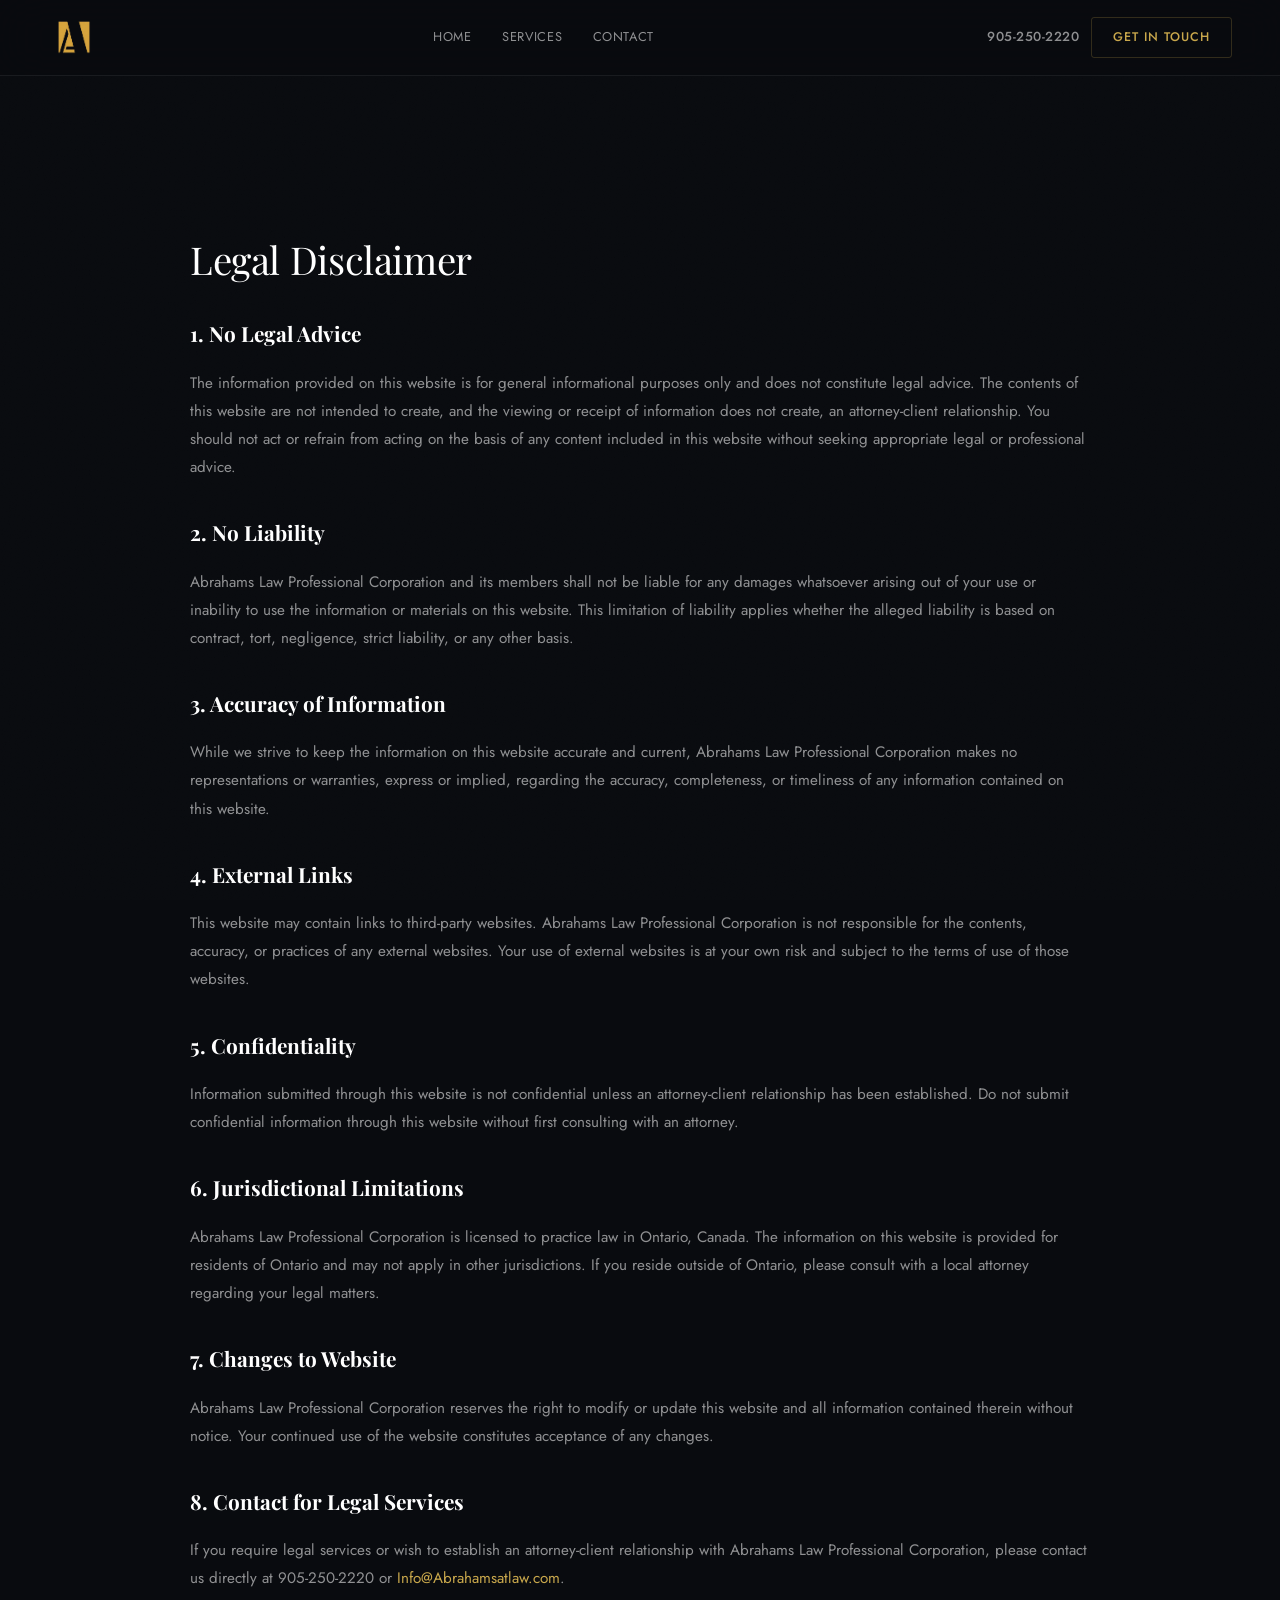
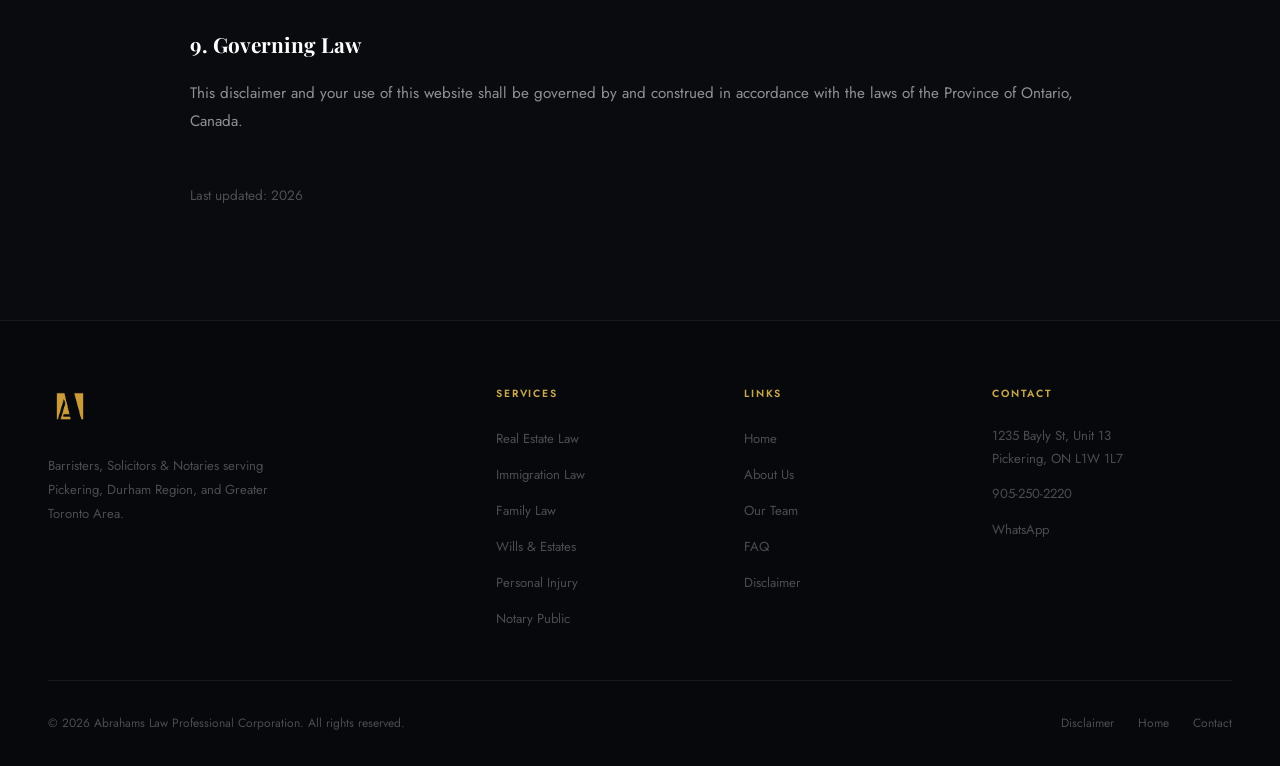
<file: disclaimer.html>
<!DOCTYPE html>
<html lang="en">
<head>
  <meta charset="UTF-8">
  <meta name="viewport" content="width=device-width, initial-scale=1.0">
  <title>Legal Disclaimer | Abrahams Law Professional Corporation</title>
  <meta name="description" content="Legal disclaimer and terms of use for Abrahams Law Professional Corporation website.">
  <meta name="robots" content="index, follow">
  <link rel="canonical" href="https://abrahamsatlaw.com/disclaimer">
  
  <!-- Favicons -->
  <link rel="icon" type="image/png" sizes="32x32" href="/assets/images/favicon-32x32.png">
  <link rel="icon" type="image/png" sizes="16x16" href="/assets/images/favicon-16x16.png">
  <link rel="apple-touch-icon" sizes="180x180" href="/assets/images/apple-touch-icon.png">
  <link rel="icon" type="image/png" sizes="192x192" href="/assets/images/android-chrome-192x192.png">
  <link rel="icon" type="image/png" sizes="512x512" href="/assets/images/android-chrome-512x512.png">
  <link rel="manifest" href="/site.webmanifest">
  
  <link rel="preconnect" href="https://fonts.googleapis.com">
  <link rel="preconnect" href="https://fonts.gstatic.com" crossorigin>
  <link href="https://fonts.googleapis.com/css2?family=Playfair+Display:ital,wght@0,400;0,500;0,700;1,400;1,500&family=Jost:wght@300;400;500;600&display=swap" rel="stylesheet">
  <link rel="stylesheet" href="assets/css/main.css">
</head>
<body>
  <a href="#main" class="skip">Skip to main content</a>

  <nav id="nav">
    <div class="ni">
      <a href="/" class="nlogo" aria-label="Abrahams Law Home">
        <img src="assets/images/abrahams-law-logo.png" alt="Abrahams Law Professional Corporation" class="nlogo-img" style="height:52px;width:auto;object-fit:contain" onerror="this.style.display='none';document.getElementById('ntxt').style.display='block'">
        <div class="nlogo-text" id="ntxt" style="display:none">
          <strong>Abrahams Law</strong>
          <span>Professional Corporation</span>
        </div>
      </a>
      <ul class="nlinks">
        <li><a href="/">Home</a></li>
        <li><a href="/#practice">Services</a></li>
        <li><a href="/#contact">Contact</a></li>
      </ul>
      <div class="nact">
        <a href="tel:905-250-2220" class="ntel">905-250-2220</a>
        <a href="/#contact" class="btn-o">Get in Touch</a>
      </div>
      <button class="hbg" id="mbtn" aria-label="Open menu" aria-expanded="false" onclick="tNav()">
        <svg width="22" height="22" fill="none" viewBox="0 0 24 24" stroke="currentColor" stroke-width="1.5"><path stroke-linecap="round" stroke-linejoin="round" d="M4 6h16M4 12h16M4 18h16"/></svg>
      </button>
    </div>
  </nav>

  <div class="mov" id="mov" onclick="tNav()"></div>
  <div class="mnav" id="mnav" role="dialog" aria-modal="true" aria-label="Navigation">
    <div style="display:flex;justify-content:space-between;align-items:center;margin-bottom:2rem">
      <span style="font-family:var(--fh);font-size:1.1rem;color:var(--white)">Menu</span>
      <button onclick="tNav()" style="background:none;border:none;cursor:pointer;color:var(--t2)" aria-label="Close menu">
        <svg width="20" height="20" fill="none" viewBox="0 0 24 24" stroke="currentColor" stroke-width="1.5"><path stroke-linecap="round" stroke-linejoin="round" d="M6 18L18 6M6 6l12 12"/></svg>
      </button>
    </div>
    <nav><ul style="list-style:none;display:flex;flex-direction:column;gap:.25rem">
      <li><a href="/" onclick="tNav()" style="display:block;padding:.85rem 0;color:var(--t2);text-decoration:none;border-bottom:1px solid var(--b);font-size:.9rem">Home</a></li>
      <li><a href="/#practice" onclick="tNav()" style="display:block;padding:.85rem 0;color:var(--t2);text-decoration:none;border-bottom:1px solid var(--b);font-size:.9rem">Services</a></li>
      <li><a href="/#contact" onclick="tNav()" style="display:block;padding:.85rem 0;color:var(--t2);text-decoration:none;border-bottom:1px solid var(--b);font-size:.9rem">Contact</a></li>
    </ul></nav>
  </div>

  <main id="main">
    <section class="sec" style="min-height: 100vh; padding-top: 10rem">
      <div class="si" style="max-width: 900px">
        <h1 class="stitle" style="margin-bottom: 2rem">Legal Disclaimer</h1>
        
        <div style="font-size: .95rem; color: var(--t2); line-height: 1.85">
          <h2 style="font-family: var(--fh); font-size: 1.3rem; color: var(--white); margin-top: 2rem; margin-bottom: 1rem">1. No Legal Advice</h2>
          <p style="margin-bottom: 1.5rem">The information provided on this website is for general informational purposes only and does not constitute legal advice. The contents of this website are not intended to create, and the viewing or receipt of information does not create, an attorney-client relationship. You should not act or refrain from acting on the basis of any content included in this website without seeking appropriate legal or professional advice.</p>

          <h2 style="font-family: var(--fh); font-size: 1.3rem; color: var(--white); margin-top: 2rem; margin-bottom: 1rem">2. No Liability</h2>
          <p style="margin-bottom: 1.5rem">Abrahams Law Professional Corporation and its members shall not be liable for any damages whatsoever arising out of your use or inability to use the information or materials on this website. This limitation of liability applies whether the alleged liability is based on contract, tort, negligence, strict liability, or any other basis.</p>

          <h2 style="font-family: var(--fh); font-size: 1.3rem; color: var(--white); margin-top: 2rem; margin-bottom: 1rem">3. Accuracy of Information</h2>
          <p style="margin-bottom: 1.5rem">While we strive to keep the information on this website accurate and current, Abrahams Law Professional Corporation makes no representations or warranties, express or implied, regarding the accuracy, completeness, or timeliness of any information contained on this website.</p>

          <h2 style="font-family: var(--fh); font-size: 1.3rem; color: var(--white); margin-top: 2rem; margin-bottom: 1rem">4. External Links</h2>
          <p style="margin-bottom: 1.5rem">This website may contain links to third-party websites. Abrahams Law Professional Corporation is not responsible for the contents, accuracy, or practices of any external websites. Your use of external websites is at your own risk and subject to the terms of use of those websites.</p>

          <h2 style="font-family: var(--fh); font-size: 1.3rem; color: var(--white); margin-top: 2rem; margin-bottom: 1rem">5. Confidentiality</h2>
          <p style="margin-bottom: 1.5rem">Information submitted through this website is not confidential unless an attorney-client relationship has been established. Do not submit confidential information through this website without first consulting with an attorney.</p>

          <h2 style="font-family: var(--fh); font-size: 1.3rem; color: var(--white); margin-top: 2rem; margin-bottom: 1rem">6. Jurisdictional Limitations</h2>
          <p style="margin-bottom: 1.5rem">Abrahams Law Professional Corporation is licensed to practice law in Ontario, Canada. The information on this website is provided for residents of Ontario and may not apply in other jurisdictions. If you reside outside of Ontario, please consult with a local attorney regarding your legal matters.</p>

          <h2 style="font-family: var(--fh); font-size: 1.3rem; color: var(--white); margin-top: 2rem; margin-bottom: 1rem">7. Changes to Website</h2>
          <p style="margin-bottom: 1.5rem">Abrahams Law Professional Corporation reserves the right to modify or update this website and all information contained therein without notice. Your continued use of the website constitutes acceptance of any changes.</p>

          <h2 style="font-family: var(--fh); font-size: 1.3rem; color: var(--white); margin-top: 2rem; margin-bottom: 1rem">8. Contact for Legal Services</h2>
          <p style="margin-bottom: 1.5rem">If you require legal services or wish to establish an attorney-client relationship with Abrahams Law Professional Corporation, please contact us directly at 905-250-2220 or <a href="mailto:Info@Abrahamsatlaw.com" style="color: var(--gold); text-decoration: none">Info@Abrahamsatlaw.com</a>.</p>

          <h2 style="font-family: var(--fh); font-size: 1.3rem; color: var(--white); margin-top: 2rem; margin-bottom: 1rem">9. Governing Law</h2>
          <p style="margin-bottom: 1.5rem">This disclaimer and your use of this website shall be governed by and construed in accordance with the laws of the Province of Ontario, Canada.</p>

          <p style="margin-top: 3rem; font-size: .85rem; color: var(--t3)">Last updated: <span id="yr"></span></p>
        </div>
      </div>
    </section>
  </main>

  <footer>
    <div class="fi">
      <div class="ftop">
        <div class="fbrand">
          <img src="assets/images/abrahams-law-logo.png" alt="Abrahams Law Professional Corporation" class="logo-img2" style="height:44px;width:auto;object-fit:contain" onerror="this.style.display='none'">
          <p>Barristers, Solicitors & Notaries serving Pickering, Durham Region, and Greater Toronto Area.</p>
        </div>
        <div class="fc"><h4>Services</h4><ul>
          <li><a href="/real-estate.html">Real Estate Law</a></li>
          <li><a href="/immigration.html">Immigration Law</a></li>
          <li><a href="/family-law.html">Family Law</a></li>
          <li><a href="/wills-estates.html">Wills & Estates</a></li>
          <li><a href="/personal-injury.html">Personal Injury</a></li>
          <li><a href="/notary-public.html">Notary Public</a></li>
        </ul></div>
        <div class="fc"><h4>Links</h4><ul>
          <li><a href="/">Home</a></li>
          <li><a href="/#about">About Us</a></li>
          <li><a href="/#team">Our Team</a></li>
          <li><a href="/#faq">FAQ</a></li>
          <li><a href="/disclaimer.html">Disclaimer</a></li>
        </ul></div>
        <div class="fc"><h4>Contact</h4><ul>
          <li style="color:var(--t3);font-size:.82rem;line-height:1.8">1235 Bayly St, Unit 13<br>Pickering, ON L1W 1L7</li>
          <li><a href="tel:905-250-2220">905-250-2220</a></li>
          <li><a href="#" onclick="handleWhatsApp(event)" rel="noopener noreferrer">WhatsApp</a></li>
        </ul></div>
      </div>
      <div class="fbot">
        <p>© <span id="yr2"></span> Abrahams Law Professional Corporation. All rights reserved.</p>
        <div class="fleg">
          <a href="/disclaimer.html">Disclaimer</a>
          <a href="/">Home</a>
          <a href="/#contact">Contact</a>
        </div>
      </div>
    </div>
  </footer>

  <script>
    document.getElementById('yr').textContent = new Date().getFullYear();
    document.getElementById('yr2').textContent = new Date().getFullYear();
    const nav = document.getElementById('nav');
    window.addEventListener('scroll', () => nav.classList.toggle('sc', window.scrollY > 30), {passive: true});
    let open = false;
    function tNav() {
      open = !open;
      document.getElementById('mnav').classList.toggle('op', open);
      document.getElementById('mov').classList.toggle('op', open);
      document.getElementById('mbtn').setAttribute('aria-expanded', open);
      document.body.style.overflow = open ? 'hidden' : '';
    }
    document.addEventListener('keydown', e => { if (e.key === 'Escape' && open) tNav(); });
  </script>
</body>
</html>
</file>
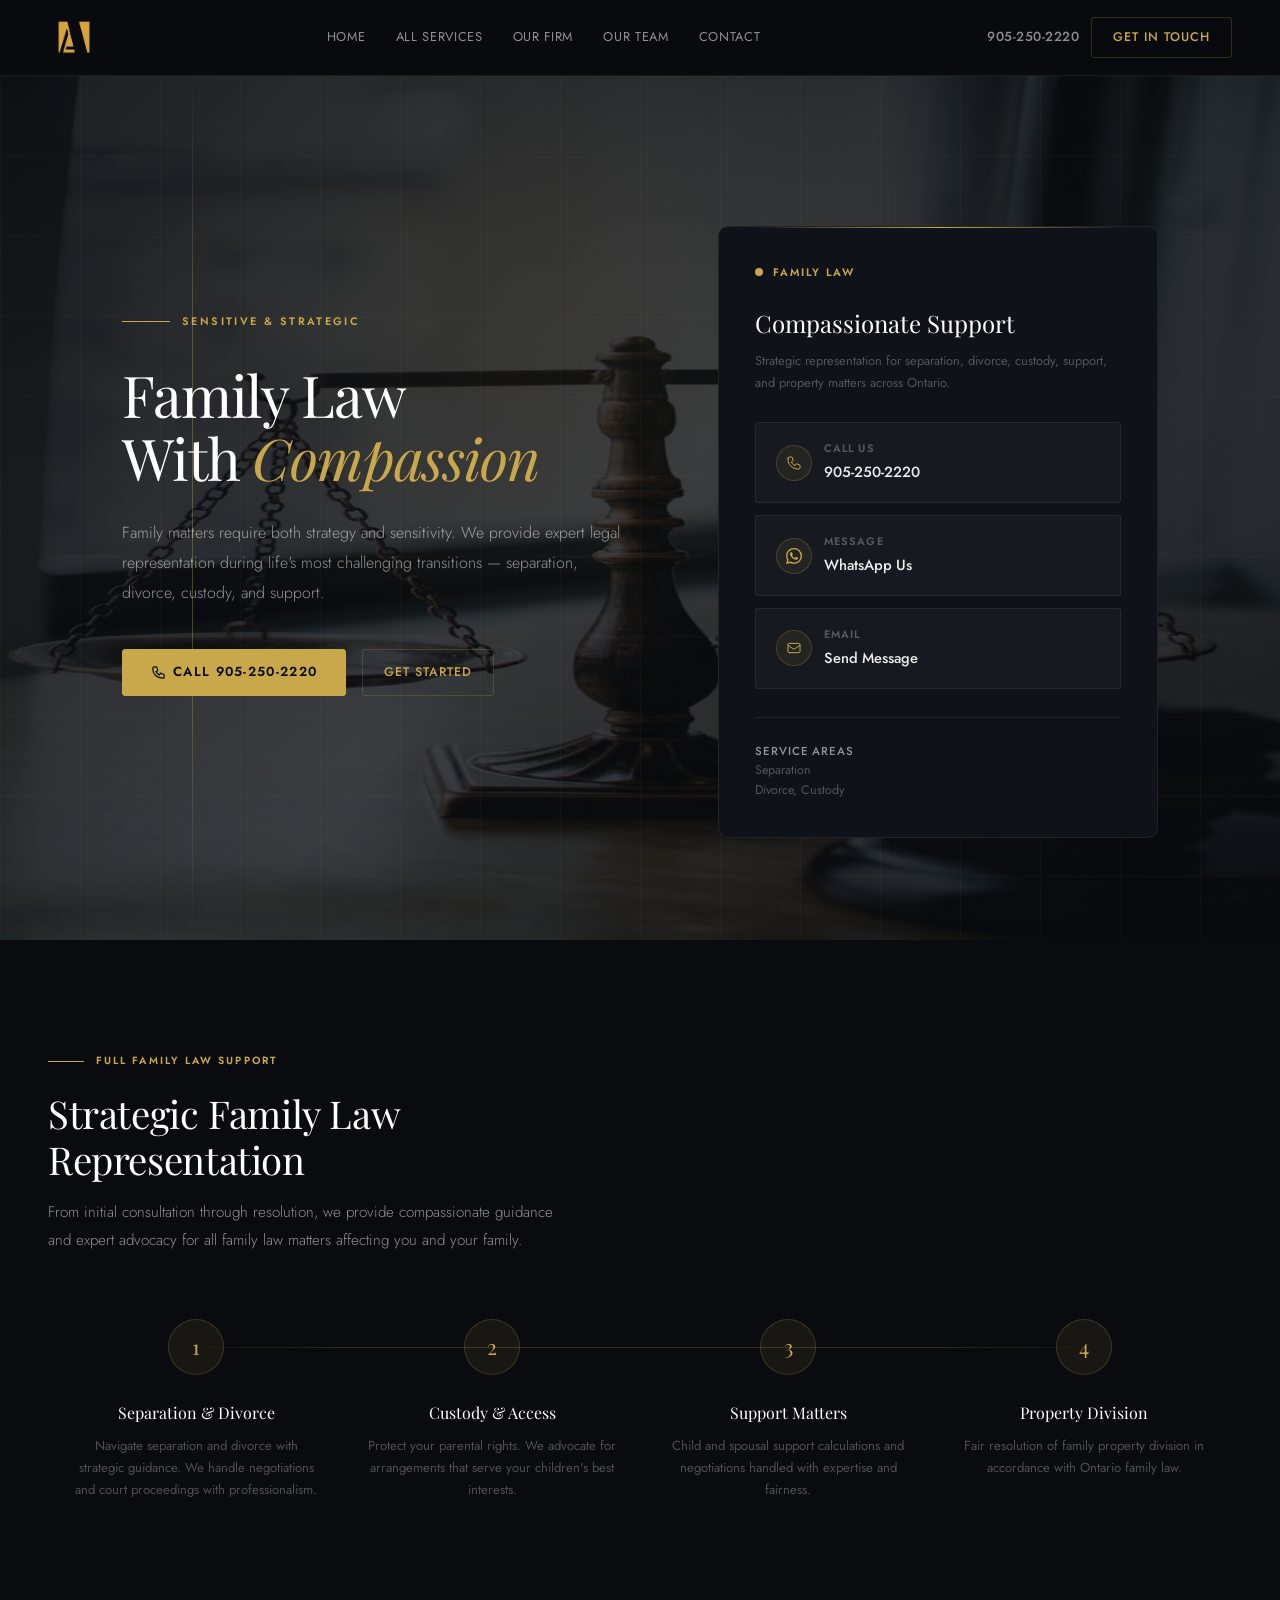
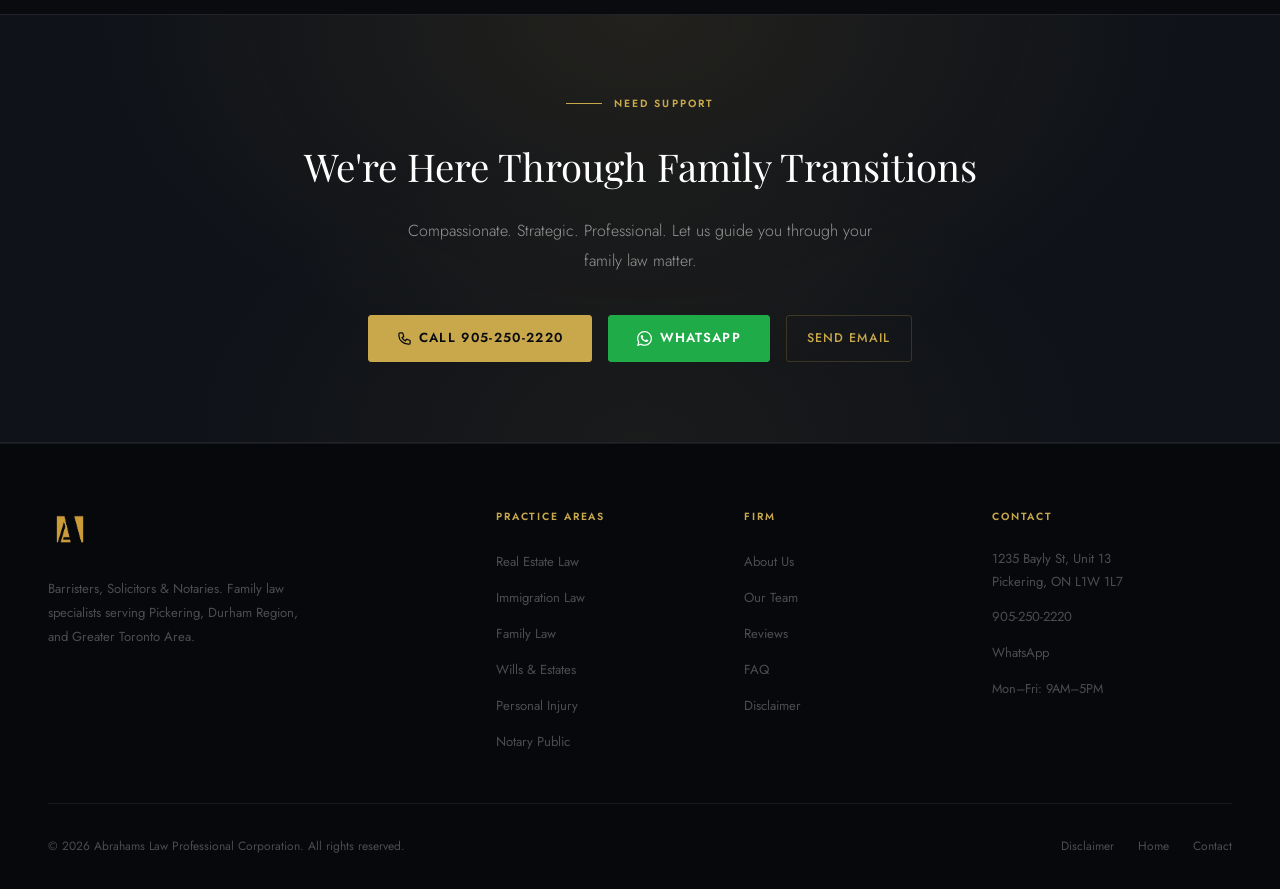
<file: family-law.html>
<!DOCTYPE html>
<html lang="en">
<head>
  <meta charset="UTF-8">
  <meta name="viewport" content="width=device-width, initial-scale=1.0">
  <title>Family Lawyer | Divorce, Custody, Support | Pickering, ON</title>
  <meta name="description" content="Compassionate family law representation in Pickering and Durham Region. Separation, divorce, custody, child support, spousal support, property division, and mediation services.">
  <meta name="keywords" content="family lawyer Pickering, divorce lawyer Durham, custody lawyer, child support lawyer, spousal support lawyer, family law Ontario">
  <meta name="robots" content="index, follow">
  <link rel="canonical" href="https://abrahamsatlaw.com/family-law">
  <meta property="og:title" content="Family Law | Compassionate Representation | Abrahams Law">
  <meta property="og:description" content="Expert family law services including divorce, custody, support, and mediation. Compassionate representation throughout your family law matter.">
  <meta property="og:type" content="website">
  <meta property="og:url" content="https://abrahamsatlaw.com/family-law">
  
  <script type="application/ld+json">
  {
    "@context": "https://schema.org",
    "@type": "LocalBusiness",
    "@id": "https://abrahamsatlaw.com/family-law",
    "name": "Abrahams Law - Family Law Department",
    "description": "Family law services including divorce, separation, custody, child support, spousal support, and property division across Ontario.",
    "url": "https://abrahamsatlaw.com/family-law",
    "telephone": "+1-905-250-2220",
    "address": {
      "@type": "PostalAddress",
      "streetAddress": "1235 Bayly Street, Unit 13",
      "addressLocality": "Pickering",
      "addressRegion": "ON",
      "postalCode": "L1W 1L7",
      "addressCountry": "CA"
    },
    "areaServed": ["Durham Region", "Greater Toronto Area", "Ontario"]
  }
  </script>

  <!-- Favicons -->
  <link rel="icon" type="image/png" sizes="32x32" href="/assets/images/favicon-32x32.png">
  <link rel="icon" type="image/png" sizes="16x16" href="/assets/images/favicon-16x16.png">
  <link rel="apple-touch-icon" sizes="180x180" href="/assets/images/apple-touch-icon.png">
  <link rel="icon" type="image/png" sizes="192x192" href="/assets/images/android-chrome-192x192.png">
  <link rel="icon" type="image/png" sizes="512x512" href="/assets/images/android-chrome-512x512.png">
  <link rel="manifest" href="/site.webmanifest">

  <link rel="preconnect" href="https://fonts.googleapis.com">
  <link rel="preconnect" href="https://fonts.gstatic.com" crossorigin>
  <link href="https://fonts.googleapis.com/css2?family=Playfair+Display:ital,wght@0,400;0,500;0,700;1,400;1,500&family=Jost:wght@300;400;500;600&display=swap" rel="stylesheet">
  <link rel="stylesheet" href="assets/css/main.css">
</head>
<body>
  <a href="#main" class="skip">Skip to main content</a>

  <nav id="nav">
    <div class="ni">
      <a href="/" class="nlogo" aria-label="Abrahams Law Home">
        <img src="assets/images/abrahams-law-logo.png" alt="Abrahams Law Professional Corporation" class="nlogo-img" style="height:52px;width:auto;object-fit:contain" onerror="this.style.display='none';document.getElementById('ntxt').style.display='block'">
        <div class="nlogo-text" id="ntxt" style="display:none">
          <strong>Abrahams Law</strong>
          <span>Professional Corporation</span>
        </div>
      </a>
      <ul class="nlinks">
        <li><a href="/">Home</a></li>
        <li><a href="/#practice">All Services</a></li>
        <li><a href="/#about">Our Firm</a></li>
        <li><a href="/#team">Our Team</a></li>
        <li><a href="/#contact">Contact</a></li>
      </ul>
      <div class="nact">
        <a href="tel:905-250-2220" class="ntel">905-250-2220</a>
        <a href="#contact" class="btn-o">Get in Touch</a>
      </div>
      <button class="hbg" id="mbtn" aria-label="Open menu" aria-expanded="false" onclick="tNav()">
        <svg width="22" height="22" fill="none" viewBox="0 0 24 24" stroke="currentColor" stroke-width="1.5"><path stroke-linecap="round" stroke-linejoin="round" d="M4 6h16M4 12h16M4 18h16"/></svg>
      </button>
    </div>
  </nav>

  <div class="mov" id="mov" onclick="tNav()"></div>
  <div class="mnav" id="mnav" role="dialog" aria-modal="true" aria-label="Navigation">
    <div style="display:flex;justify-content:space-between;align-items:center;margin-bottom:2rem">
      <span style="font-family:var(--fh);font-size:1.1rem;color:var(--white)">Menu</span>
      <button onclick="tNav()" style="background:none;border:none;cursor:pointer;color:var(--t2)" aria-label="Close menu">
        <svg width="20" height="20" fill="none" viewBox="0 0 24 24" stroke="currentColor" stroke-width="1.5"><path stroke-linecap="round" stroke-linejoin="round" d="M6 18L18 6M6 6l12 12"/></svg>
      </button>
    </div>
    <nav><ul style="list-style:none;display:flex;flex-direction:column;gap:.25rem">
      <li><a href="/" onclick="tNav()" style="display:block;padding:.85rem 0;color:var(--t2);text-decoration:none;border-bottom:1px solid var(--b);font-size:.9rem">Home</a></li>
      <li><a href="/#practice" onclick="tNav()" style="display:block;padding:.85rem 0;color:var(--t2);text-decoration:none;border-bottom:1px solid var(--b);font-size:.9rem">All Services</a></li>
      <li><a href="/#about" onclick="tNav()" style="display:block;padding:.85rem 0;color:var(--t2);text-decoration:none;border-bottom:1px solid var(--b);font-size:.9rem">Our Firm</a></li>
      <li><a href="/#team" onclick="tNav()" style="display:block;padding:.85rem 0;color:var(--t2);text-decoration:none;border-bottom:1px solid var(--b);font-size:.9rem">Our Team</a></li>
      <li><a href="#contact" onclick="tNav()" style="display:block;padding:.85rem 0;color:var(--t2);text-decoration:none;border-bottom:1px solid var(--b);font-size:.9rem">Contact</a></li>
    </ul></nav>
    <div style="margin-top:auto;padding-top:2rem;display:flex;flex-direction:column;gap:.75rem">
      <a href="tel:905-250-2220" class="btn-g" style="justify-content:center">
        <svg width="15" height="15" fill="none" viewBox="0 0 24 24" stroke="currentColor" stroke-width="2"><path stroke-linecap="round" stroke-linejoin="round" d="M3 5a2 2 0 012-2h3.28a1 1 0 01.948.684l1.498 4.493a1 1 0 01-.502 1.21l-2.257 1.13a11.042 11.042 0 005.516 5.516l1.13-2.257a1 1 0 011.21-.502l4.493 1.498a1 1 0 01.684.949V19a2 2 0 01-2 2h-1C9.716 21 3 14.284 3 7V5z"/></svg>
        905-250-2220
      </a>
    </div>
  </div>

  <main id="main">
    <!-- HERO -->
    <section class="hero" aria-labelledby="h1">
      <div class="hero-bg-img" aria-hidden="true"></div>
      <div class="hero-overlay" aria-hidden="true"></div>
      <div class="hgrid" aria-hidden="true"></div>
      <div class="hline" aria-hidden="true"></div>
      <div class="hline2" aria-hidden="true"></div>
      <div class="hglow" aria-hidden="true"></div>
      <div class="hinn">
        <div>
          <div class="heb"><div class="hebl"></div><span class="hebt">Sensitive & Strategic</span></div>
          <h1 id="h1">Family Law<br>With <em>Compassion</em></h1>
          <p class="hdesc">Family matters require both strategy and sensitivity. We provide expert legal representation during life's most challenging transitions — separation, divorce, custody, and support.</p>
          <div class="hcg">
            <a href="tel:905-250-2220" class="btn-g">
              <svg width="15" height="15" fill="none" viewBox="0 0 24 24" stroke="currentColor" stroke-width="2"><path stroke-linecap="round" stroke-linejoin="round" d="M3 5a2 2 0 012-2h3.28a1 1 0 01.948.684l1.498 4.493a1 1 0 01-.502 1.21l-2.257 1.13a11.042 11.042 0 005.516 5.516l1.13-2.257a1 1 0 011.21-.502l4.493 1.498a1 1 0 01.684.949V19a2 2 0 01-2 2h-1C9.716 21 3 14.284 3 7V5z"/></svg>
              Call 905-250-2220
            </a>
            <a href="#contact" class="btn-o">Get Started</a>
          </div>
        </div>
        <div class="hpanel">
          <div class="peb"><div class="pdot" aria-hidden="true"></div><span class="plbl">Family Law</span></div>
          <h2 class="ptitle">Compassionate Support</h2>
          <p class="psub">Strategic representation for separation, divorce, custody, support, and property matters across Ontario.</p>
          <div class="copts">
            <a href="tel:905-250-2220" class="copt" aria-label="Call main line">
              <div class="coico"><svg width="16" height="16" fill="none" viewBox="0 0 24 24" stroke="currentColor" stroke-width="1.5"><path stroke-linecap="round" stroke-linejoin="round" d="M3 5a2 2 0 012-2h3.28a1 1 0 01.948.684l1.498 4.493a1 1 0 01-.502 1.21l-2.257 1.13a11.042 11.042 0 005.516 5.516l1.13-2.257a1 1 0 011.21-.502l4.493 1.498a1 1 0 01.684.949V19a2 2 0 01-2 2h-1C9.716 21 3 14.284 3 7V5z"/></svg></div>
              <div><div class="colbl">Call Us</div><div class="coval">905-250-2220</div></div>
            </a>
            <a href="#" onclick="handleWhatsApp(event)" class="copt" rel="noopener noreferrer" aria-label="WhatsApp">
              <div class="coico"><svg width="16" height="16" fill="currentColor" viewBox="0 0 24 24"><path d="M17.472 14.382c-.297-.149-1.758-.867-2.03-.967-.273-.099-.471-.148-.67.15-.197.297-.767.966-.94 1.164-.173.199-.347.223-.644.075-.297-.15-1.255-.463-2.39-1.475-.883-.788-1.48-1.761-1.653-2.059-.173-.297-.018-.458.13-.606.134-.133.298-.347.446-.52.149-.174.198-.298.298-.497.099-.198.05-.371-.025-.52-.075-.149-.669-1.612-.916-2.207-.242-.579-.487-.5-.669-.51-.173-.008-.371-.01-.57-.01-.198 0-.52.074-.792.372-.272.297-1.04 1.016-1.04 2.479 0 1.462 1.065 2.875 1.213 3.074.149.198 2.096 3.2 5.077 4.487.709.306 1.262.489 1.694.625.712.227 1.36.195 1.871.118.571-.085 1.758-.719 2.006-1.413.248-.694.248-1.289.173-1.413-.074-.124-.272-.198-.57-.347m-5.421 7.403h-.004a9.87 9.87 0 01-5.031-1.378l-.361-.214-3.741.982.998-3.648-.235-.374a9.86 9.86 0 01-1.51-5.26c.001-5.45 4.436-9.884 9.888-9.884 2.64 0 5.122 1.03 6.988 2.898a9.825 9.825 0 012.893 6.994c-.003 5.45-4.437 9.884-9.885 9.884m8.413-18.297A11.815 11.815 0 0012.05 0C5.495 0 .16 5.335.157 11.892c0 2.096.547 4.142 1.588 5.945L.057 24l6.305-1.654a11.882 11.882 0 005.683 1.448h.005c6.554 0 11.89-5.335 11.893-11.893a11.821 11.821 0 00-3.48-8.413z"/></svg></div>
              <div><div class="colbl">Message</div><div class="coval">WhatsApp Us</div></div>
            </a>
            <a href="mailto:Info@Abrahamsatlaw.com?subject=Family Law Inquiry" class="copt" aria-label="Email inquiry">
              <div class="coico"><svg width="16" height="16" fill="none" viewBox="0 0 24 24" stroke="currentColor" stroke-width="1.5"><path stroke-linecap="round" stroke-linejoin="round" d="M3 8l7.89 5.26a2 2 0 002.22 0L21 8M5 19h14a2 2 0 002-2V7a2 2 0 00-2-2H5a2 2 0 00-2 2v10a2 2 0 002 2z"/></svg></div>
              <div><div class="colbl">Email</div><div class="coval">Send Message</div></div>
            </a>
          </div>
          <div class="pdiv"></div>
          <div class="pinfo">
            <div class="piit"><strong>Service Areas</strong>Separation<br>Divorce, Custody</div>
          </div>
        </div>
      </div>
    </section>

    <!-- SERVICES SECTION -->
    <section class="sec" aria-labelledby="srvh">
      <div class="si">
        <div class="sh rev">
          <div class="seb"><div class="sebl"></div><span class="sebt">Full Family Law Support</span></div>
          <h2 class="stitle" id="srvh">Strategic Family Law<br>Representation</h2>
          <p class="ssub">From initial consultation through resolution, we provide compassionate guidance and expert advocacy for all family law matters affecting you and your family.</p>
        </div>
        <div class="psteps rev" role="list">
          <div class="psc" role="listitem"><div class="psn" aria-hidden="true">1</div><div class="pstitle">Separation & Divorce</div><p class="psdesc">Navigate separation and divorce with strategic guidance. We handle negotiations and court proceedings with professionalism.</p></div>
          <div class="psc" role="listitem"><div class="psn" aria-hidden="true">2</div><div class="pstitle">Custody & Access</div><p class="psdesc">Protect your parental rights. We advocate for arrangements that serve your children's best interests.</p></div>
          <div class="psc" role="listitem"><div class="psn" aria-hidden="true">3</div><div class="pstitle">Support Matters</div><p class="psdesc">Child and spousal support calculations and negotiations handled with expertise and fairness.</p></div>
          <div class="psc" role="listitem"><div class="psn" aria-hidden="true">4</div><div class="pstitle">Property Division</div><p class="psdesc">Fair resolution of family property division in accordance with Ontario family law.</p></div>
        </div>
      </div>
    </section>

    <!-- CTA BAND -->
    <section class="ctab" aria-labelledby="ctah" id="contact">
      <div class="ctabi">
        <div class="seb" style="justify-content:center;margin-bottom:1.25rem"><div class="sebl"></div><span class="sebt">Need Support</span></div>
        <h2 id="ctah">We're Here Through Family Transitions</h2>
        <p>Compassionate. Strategic. Professional. Let us guide you through your family law matter.</p>
        <div class="cact">
          <a href="tel:905-250-2220" class="btn-g"><svg width="15" height="15" fill="none" viewBox="0 0 24 24" stroke="currentColor" stroke-width="2"><path stroke-linecap="round" stroke-linejoin="round" d="M3 5a2 2 0 012-2h3.28a1 1 0 01.948.684l1.498 4.493a1 1 0 01-.502 1.21l-2.257 1.13a11.042 11.042 0 005.516 5.516l1.13-2.257a1 1 0 011.21-.502l4.493 1.498a1 1 0 01.684.949V19a2 2 0 01-2 2h-1C9.716 21 3 14.284 3 7V5z"/></svg>Call 905-250-2220</a>
          <a href="#" onclick="handleWhatsApp(event)" class="btn-wa" rel="noopener noreferrer"><svg width="15" height="15" fill="currentColor" viewBox="0 0 24 24"><path d="M17.472 14.382c-.297-.149-1.758-.867-2.03-.967-.273-.099-.471-.148-.67.15-.197.297-.767.966-.94 1.164-.173.199-.347.223-.644.075-.297-.15-1.255-.463-2.39-1.475-.883-.788-1.48-1.761-1.653-2.059-.173-.297-.018-.458.13-.606.134-.133.298-.347.446-.52.149-.174.198-.298.298-.497.099-.198.05-.371-.025-.52-.075-.149-.669-1.612-.916-2.207-.242-.579-.487-.5-.669-.51-.173-.008-.371-.01-.57-.01-.198 0-.52.074-.792.372-.272.297-1.04 1.016-1.04 2.479 0 1.462 1.065 2.875 1.213 3.074.149.198 2.096 3.2 5.077 4.487.709.306 1.262.489 1.694.625.712.227 1.36.195 1.871.118.571-.085 1.758-.719 2.006-1.413.248-.694.248-1.289.173-1.413-.074-.124-.272-.198-.57-.347m-5.421 7.403h-.004a9.87 9.87 0 01-5.031-1.378l-.361-.214-3.741.982.998-3.648-.235-.374a9.86 9.86 0 01-1.51-5.26c.001-5.45 4.436-9.884 9.888-9.884 2.64 0 5.122 1.03 6.988 2.898a9.825 9.825 0 012.893 6.994c-.003 5.45-4.437 9.884-9.885 9.884m8.413-18.297A11.815 11.815 0 0012.05 0C5.495 0 .16 5.335.157 11.892c0 2.096.547 4.142 1.588 5.945L.057 24l6.305-1.654a11.882 11.882 0 005.683 1.448h.005c6.554 0 11.89-5.335 11.893-11.893a11.821 11.821 0 00-3.48-8.413z"/></svg>WhatsApp</a>
          <a href="mailto:Info@Abrahamsatlaw.com?subject=Family Law Inquiry" class="btn-o">Send Email</a>
        </div>
      </div>
    </section>
  </main>

  <footer>
    <div class="fi">
      <div class="ftop">
        <div class="fbrand">
          <img src="assets/images/abrahams-law-logo.png" alt="Abrahams Law Professional Corporation" class="logo-img2" style="height:44px;width:auto;object-fit:contain" onerror="this.style.display='none'">
          <p>Barristers, Solicitors & Notaries. Family law specialists serving Pickering, Durham Region, and Greater Toronto Area.</p>
        </div>
        <div class="fc"><h4>Practice Areas</h4><ul>
          <li><a href="/real-estate.html">Real Estate Law</a></li>
          <li><a href="/immigration.html">Immigration Law</a></li>
          <li><a href="/family-law.html">Family Law</a></li>
          <li><a href="/wills-estates.html">Wills & Estates</a></li>
          <li><a href="/personal-injury.html">Personal Injury</a></li>
          <li><a href="/notary-public.html">Notary Public</a></li>
        </ul></div>
        <div class="fc"><h4>Firm</h4><ul>
          <li><a href="/#about">About Us</a></li>
          <li><a href="/#team">Our Team</a></li>
          <li><a href="/#testimonials">Reviews</a></li>
          <li><a href="/#faq">FAQ</a></li>
          <li><a href="/disclaimer.html">Disclaimer</a></li>
        </ul></div>
        <div class="fc"><h4>Contact</h4><ul>
          <li style="color:var(--t3);font-size:.82rem;line-height:1.8">1235 Bayly St, Unit 13<br>Pickering, ON L1W 1L7</li>
          <li><a href="tel:905-250-2220">905-250-2220</a></li>
          <li><a href="#" onclick="handleWhatsApp(event)" rel="noopener noreferrer">WhatsApp</a></li>
          <li style="color:var(--t3);font-size:.8rem;margin-top:.25rem">Mon–Fri: 9AM–5PM</li>
        </ul></div>
      </div>
      <div class="fbot">
        <p>© <span id="yr"></span> Abrahams Law Professional Corporation. All rights reserved.</p>
        <div class="fleg">
          <a href="/disclaimer.html">Disclaimer</a>
          <a href="/">Home</a>
          <a href="#contact">Contact</a>
        </div>
      </div>
    </div>
  </footer>

  <div class="mcta" role="complementary" aria-label="Quick contact">
    <a href="tel:905-250-2220" class="mcc" aria-label="Call Abrahams Law"><svg width="14" height="14" fill="none" viewBox="0 0 24 24" stroke="currentColor" stroke-width="2"><path stroke-linecap="round" stroke-linejoin="round" d="M3 5a2 2 0 012-2h3.28a1 1 0 01.948.684l1.498 4.493a1 1 0 01-.502 1.21l-2.257 1.13a11.042 11.042 0 005.516 5.516l1.13-2.257a1 1 0 011.21-.502l4.493 1.498a1 1 0 01.684.949V19a2 2 0 01-2 2h-1C9.716 21 3 14.284 3 7V5z"/></svg>Call Now</a>
    <a href="#" onclick="handleWhatsApp(event)" class="mcw" rel="noopener noreferrer" aria-label="WhatsApp"><svg width="14" height="14" fill="currentColor" viewBox="0 0 24 24"><path d="M17.472 14.382c-.297-.149-1.758-.867-2.03-.967-.273-.099-.471-.148-.67.15-.197.297-.767.966-.94 1.164-.173.199-.347.223-.644.075-.297-.15-1.255-.463-2.39-1.475-.883-.788-1.48-1.761-1.653-2.059-.173-.297-.018-.458.13-.606.134-.133.298-.347.446-.52.149-.174.198-.298.298-.497.099-.198.05-.371-.025-.52-.075-.149-.669-1.612-.916-2.207-.242-.579-.487-.5-.669-.51-.173-.008-.371-.01-.57-.01-.198 0-.52.074-.792.372-.272.297-1.04 1.016-1.04 2.479 0 1.462 1.065 2.875 1.213 3.074.149.198 2.096 3.2 5.077 4.487.709.306 1.262.489 1.694.625.712.227 1.36.195 1.871.118.571-.085 1.758-.719 2.006-1.413.248-.694.248-1.289.173-1.413-.074-.124-.272-.198-.57-.347m-5.421 7.403h-.004a9.87 9.87 0 01-5.031-1.378l-.361-.214-3.741.982.998-3.648-.235-.374a9.86 9.86 0 01-1.51-5.26c.001-5.45 4.436-9.884 9.888-9.884 2.64 0 5.122 1.03 6.988 2.898a9.825 9.825 0 012.893 6.994c-.003 5.45-4.437 9.884-9.885 9.884m8.413-18.297A11.815 11.815 0 0012.05 0C5.495 0 .16 5.335.157 11.892c0 2.096.547 4.142 1.588 5.945L.057 24l6.305-1.654a11.882 11.882 0 005.683 1.448h.005c6.554 0 11.89-5.335 11.893-11.893a11.821 11.821 0 00-3.48-8.413z"/></svg>WhatsApp</a>
  </div>

  <script src="assets/js/main.js" defer></script>
</body>
</html>
</file>
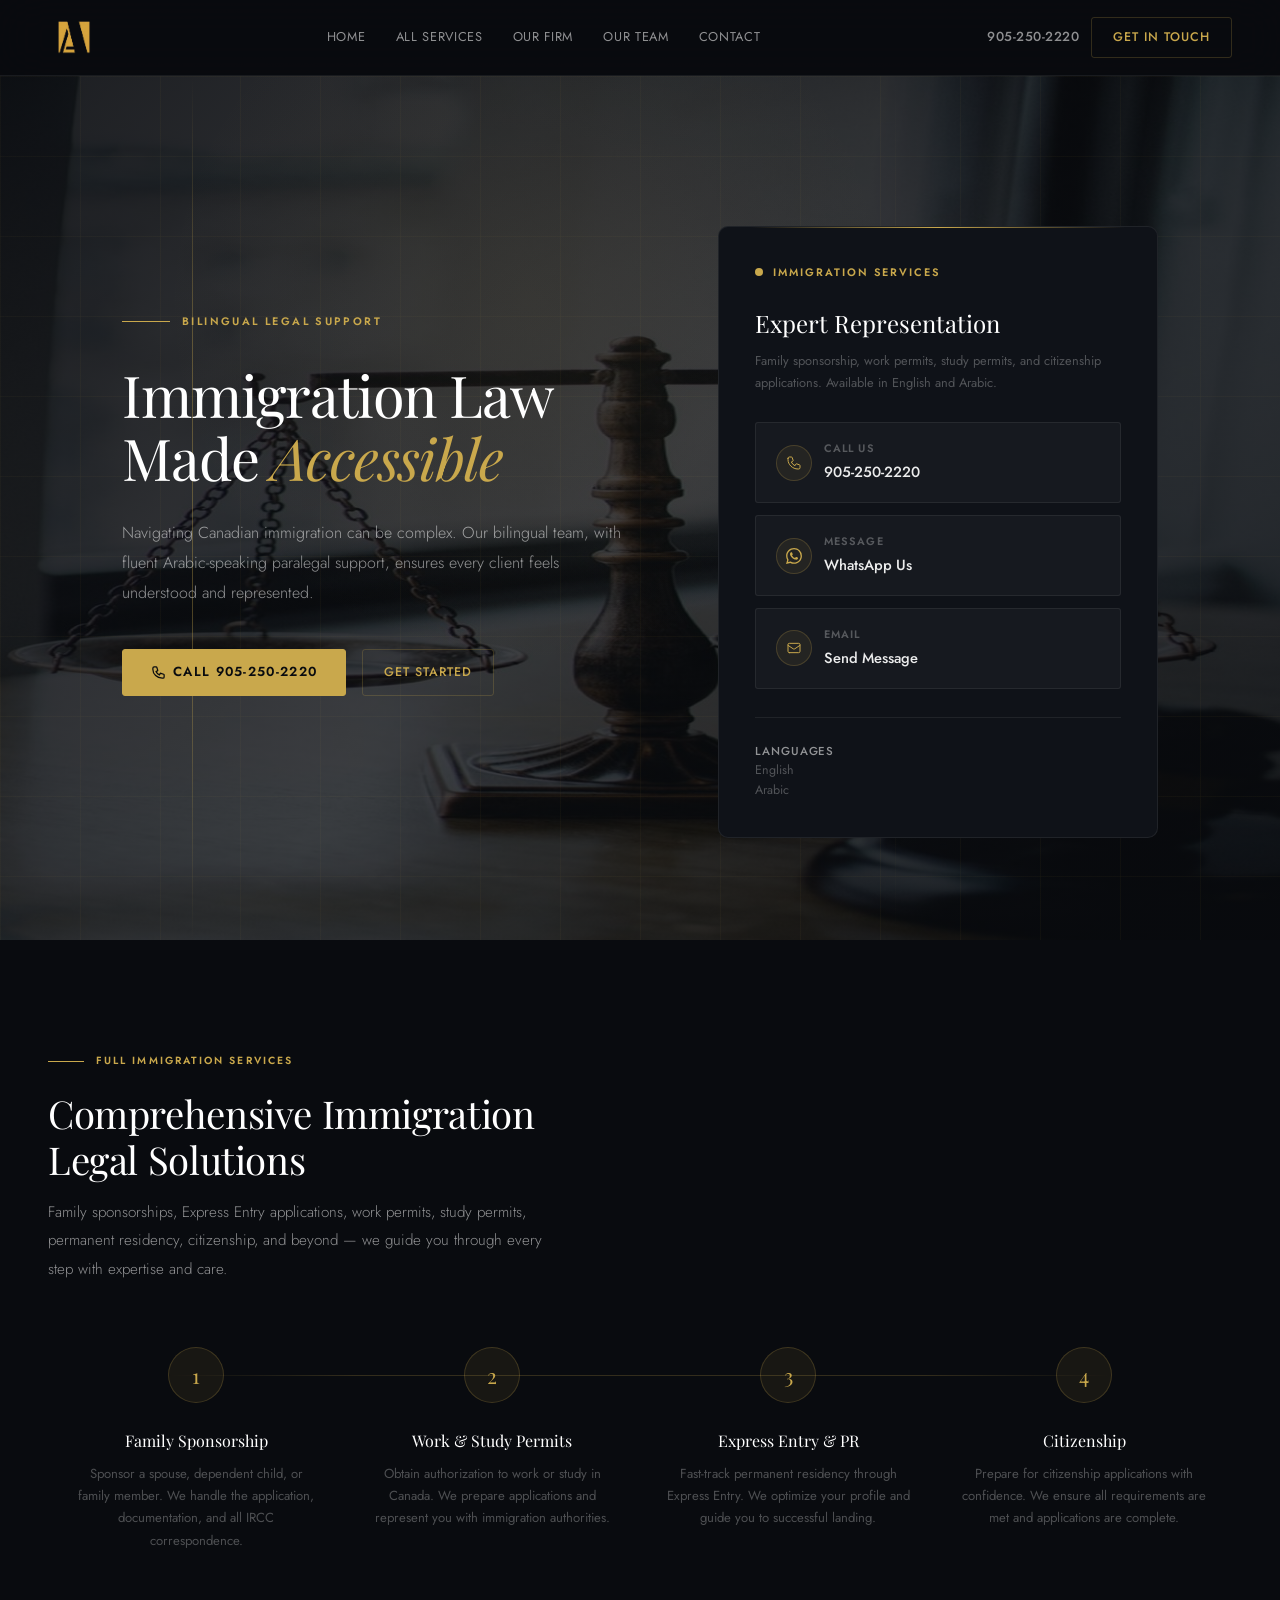
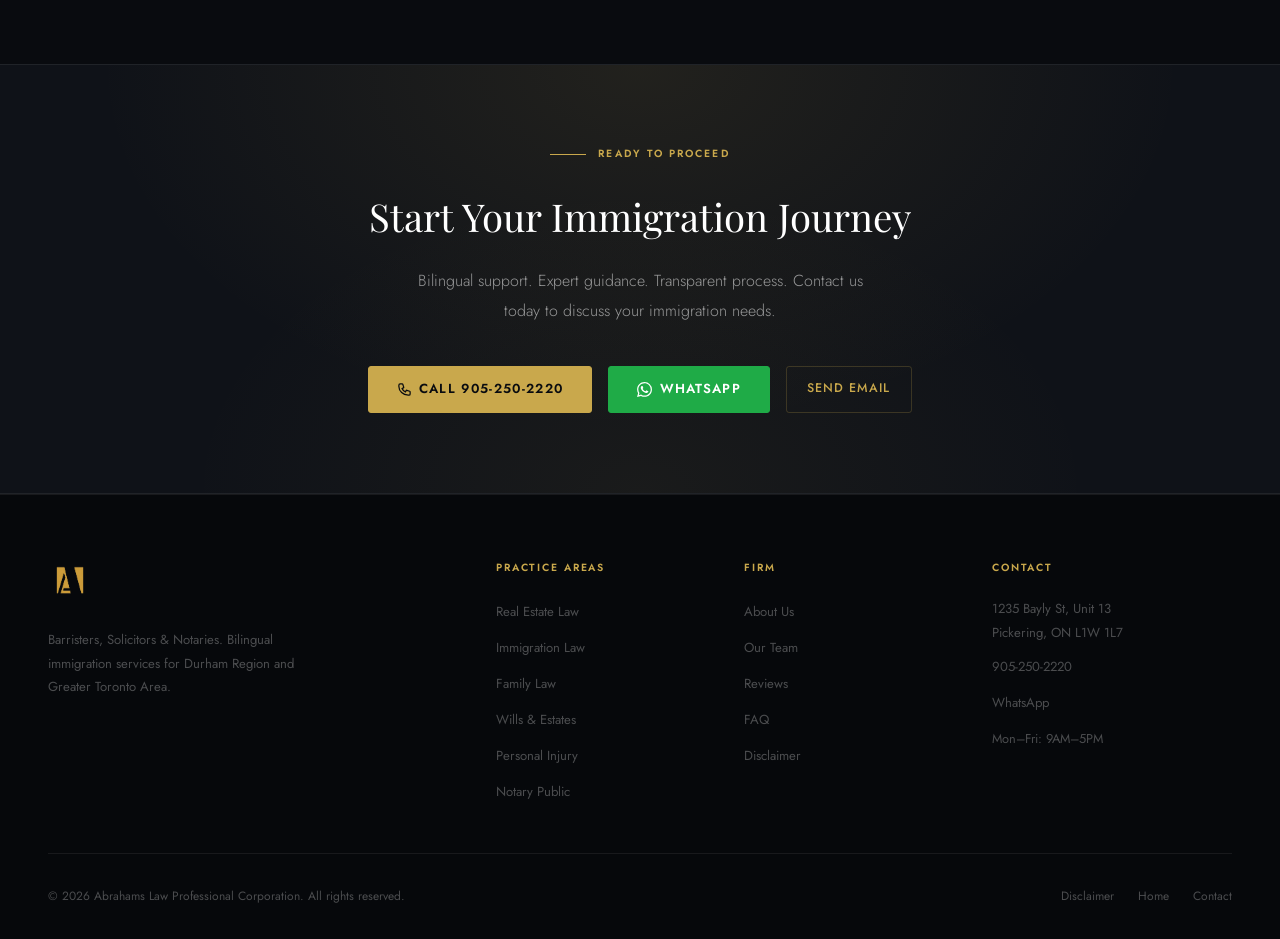
<file: immigration.html>
<!DOCTYPE html>
<html lang="en">
<head>
  <meta charset="UTF-8">
  <meta name="viewport" content="width=device-width, initial-scale=1.0">
  <title>Immigration Lawyer | English & Arabic | Durham Region, GTA</title>
  <meta name="description" content="Bilingual immigration services in English and Arabic. Family sponsorship, work permits, study permits, permanent residency, citizenship, Express Entry. Licensed paralegal serving Durham Region and Greater Toronto Area.">
  <meta name="keywords" content="immigration lawyer Durham, immigration lawyer Toronto, family sponsorship lawyer, work permit lawyer, study permit lawyer, Express Entry lawyer, Arabic immigration services">
  <meta name="robots" content="index, follow">
  <link rel="canonical" href="https://abrahamsatlaw.com/immigration">
  
  <!-- Favicons -->
  <link rel="icon" type="image/png" sizes="32x32" href="/assets/images/favicon-32x32.png">
  <link rel="icon" type="image/png" sizes="16x16" href="/assets/images/favicon-16x16.png">
  <link rel="apple-touch-icon" sizes="180x180" href="/assets/images/apple-touch-icon.png">
  <link rel="icon" type="image/png" sizes="192x192" href="/assets/images/android-chrome-192x192.png">
  <link rel="icon" type="image/png" sizes="512x512" href="/assets/images/android-chrome-512x512.png">
  <link rel="manifest" href="/site.webmanifest">
  
  <meta property="og:title" content="Immigration Law | Bilingual Services | Abrahams Law">
  <meta property="og:description" content="Expert immigration lawyers offering bilingual services in English and Arabic. Family sponsorship, work permits, study permits, permanent residency, and citizenship applications.">
  <meta property="og:type" content="website">
  <meta property="og:url" content="https://abrahamsatlaw.com/immigration">
  
  <script type="application/ld+json">
  {
    "@context": "https://schema.org",
    "@type": "LocalBusiness",
    "@id": "https://abrahamsatlaw.com/immigration",
    "name": "Abrahams Law - Immigration Department",
    "description": "Immigration law services including family sponsorship, work permits, study permits, permanent residency, and citizenship. Bilingual services in English and Arabic.",
    "url": "https://abrahamsatlaw.com/immigration",
    "telephone": "+1-905-250-2220",
    "address": {
      "@type": "PostalAddress",
      "streetAddress": "1235 Bayly Street, Unit 13",
      "addressLocality": "Pickering",
      "addressRegion": "ON",
      "postalCode": "L1W 1L7",
      "addressCountry": "CA"
    },
    "areaServed": ["Durham Region", "Greater Toronto Area", "Ontario"]
  }
  </script>

  <link rel="preconnect" href="https://fonts.googleapis.com">
  <link rel="preconnect" href="https://fonts.gstatic.com" crossorigin>
  <link href="https://fonts.googleapis.com/css2?family=Playfair+Display:ital,wght@0,400;0,500;0,700;1,400;1,500&family=Jost:wght@300;400;500;600&display=swap" rel="stylesheet">
  <link rel="stylesheet" href="assets/css/main.css">
</head>
<body>
  <a href="#main" class="skip">Skip to main content</a>

  <nav id="nav">
    <div class="ni">
      <a href="/" class="nlogo" aria-label="Abrahams Law Home">
        <img src="assets/images/abrahams-law-logo.png" alt="Abrahams Law Professional Corporation" class="nlogo-img" style="height:52px;width:auto;object-fit:contain" onerror="this.style.display='none';document.getElementById('ntxt').style.display='block'">
        <div class="nlogo-text" id="ntxt" style="display:none">
          <strong>Abrahams Law</strong>
          <span>Professional Corporation</span>
        </div>
      </a>
      <ul class="nlinks">
        <li><a href="/">Home</a></li>
        <li><a href="/#practice">All Services</a></li>
        <li><a href="/#about">Our Firm</a></li>
        <li><a href="/#team">Our Team</a></li>
        <li><a href="/#contact">Contact</a></li>
      </ul>
      <div class="nact">
        <a href="tel:905-250-2220" class="ntel">905-250-2220</a>
        <a href="#contact" class="btn-o">Get in Touch</a>
      </div>
      <button class="hbg" id="mbtn" aria-label="Open menu" aria-expanded="false" onclick="tNav()">
        <svg width="22" height="22" fill="none" viewBox="0 0 24 24" stroke="currentColor" stroke-width="1.5"><path stroke-linecap="round" stroke-linejoin="round" d="M4 6h16M4 12h16M4 18h16"/></svg>
      </button>
    </div>
  </nav>

  <div class="mov" id="mov" onclick="tNav()"></div>
  <div class="mnav" id="mnav" role="dialog" aria-modal="true" aria-label="Navigation">
    <div style="display:flex;justify-content:space-between;align-items:center;margin-bottom:2rem">
      <span style="font-family:var(--fh);font-size:1.1rem;color:var(--white)">Menu</span>
      <button onclick="tNav()" style="background:none;border:none;cursor:pointer;color:var(--t2)" aria-label="Close menu">
        <svg width="20" height="20" fill="none" viewBox="0 0 24 24" stroke="currentColor" stroke-width="1.5"><path stroke-linecap="round" stroke-linejoin="round" d="M6 18L18 6M6 6l12 12"/></svg>
      </button>
    </div>
    <nav><ul style="list-style:none;display:flex;flex-direction:column;gap:.25rem">
      <li><a href="/" onclick="tNav()" style="display:block;padding:.85rem 0;color:var(--t2);text-decoration:none;border-bottom:1px solid var(--b);font-size:.9rem">Home</a></li>
      <li><a href="/#practice" onclick="tNav()" style="display:block;padding:.85rem 0;color:var(--t2);text-decoration:none;border-bottom:1px solid var(--b);font-size:.9rem">All Services</a></li>
      <li><a href="/#about" onclick="tNav()" style="display:block;padding:.85rem 0;color:var(--t2);text-decoration:none;border-bottom:1px solid var(--b);font-size:.9rem">Our Firm</a></li>
      <li><a href="/#team" onclick="tNav()" style="display:block;padding:.85rem 0;color:var(--t2);text-decoration:none;border-bottom:1px solid var(--b);font-size:.9rem">Our Team</a></li>
      <li><a href="#contact" onclick="tNav()" style="display:block;padding:.85rem 0;color:var(--t2);text-decoration:none;border-bottom:1px solid var(--b);font-size:.9rem">Contact</a></li>
    </ul></nav>
    <div style="margin-top:auto;padding-top:2rem;display:flex;flex-direction:column;gap:.75rem">
      <a href="tel:905-250-2220" class="btn-g" style="justify-content:center">
        <svg width="15" height="15" fill="none" viewBox="0 0 24 24" stroke="currentColor" stroke-width="2"><path stroke-linecap="round" stroke-linejoin="round" d="M3 5a2 2 0 012-2h3.28a1 1 0 01.948.684l1.498 4.493a1 1 0 01-.502 1.21l-2.257 1.13a11.042 11.042 0 005.516 5.516l1.13-2.257a1 1 0 011.21-.502l4.493 1.498a1 1 0 01.684.949V19a2 2 0 01-2 2h-1C9.716 21 3 14.284 3 7V5z"/></svg>
        905-250-2220
      </a>
    </div>
  </div>

  <main id="main">
    <!-- HERO -->
    <section class="hero" aria-labelledby="h1">
      <div class="hero-bg-img" aria-hidden="true"></div>
      <div class="hero-overlay" aria-hidden="true"></div>
      <div class="hgrid" aria-hidden="true"></div>
      <div class="hline" aria-hidden="true"></div>
      <div class="hline2" aria-hidden="true"></div>
      <div class="hglow" aria-hidden="true"></div>
      <div class="hinn">
        <div>
          <div class="heb"><div class="hebl"></div><span class="hebt">Bilingual Legal Support</span></div>
          <h1 id="h1">Immigration Law<br>Made <em>Accessible</em></h1>
          <p class="hdesc">Navigating Canadian immigration can be complex. Our bilingual team, with fluent Arabic-speaking paralegal support, ensures every client feels understood and represented.</p>
          <div class="hcg">
            <a href="tel:905-250-2220" class="btn-g">
              <svg width="15" height="15" fill="none" viewBox="0 0 24 24" stroke="currentColor" stroke-width="2"><path stroke-linecap="round" stroke-linejoin="round" d="M3 5a2 2 0 012-2h3.28a1 1 0 01.948.684l1.498 4.493a1 1 0 01-.502 1.21l-2.257 1.13a11.042 11.042 0 005.516 5.516l1.13-2.257a1 1 0 011.21-.502l4.493 1.498a1 1 0 01.684.949V19a2 2 0 01-2 2h-1C9.716 21 3 14.284 3 7V5z"/></svg>
              Call 905-250-2220
            </a>
            <a href="#contact" class="btn-o">Get Started</a>
          </div>
        </div>
        <div class="hpanel">
          <div class="peb"><div class="pdot" aria-hidden="true"></div><span class="plbl">Immigration Services</span></div>
          <h2 class="ptitle">Expert Representation</h2>
          <p class="psub">Family sponsorship, work permits, study permits, and citizenship applications. Available in English and Arabic.</p>
          <div class="copts">
            <a href="tel:905-250-2220" class="copt" aria-label="Call main line">
              <div class="coico"><svg width="16" height="16" fill="none" viewBox="0 0 24 24" stroke="currentColor" stroke-width="1.5"><path stroke-linecap="round" stroke-linejoin="round" d="M3 5a2 2 0 012-2h3.28a1 1 0 01.948.684l1.498 4.493a1 1 0 01-.502 1.21l-2.257 1.13a11.042 11.042 0 005.516 5.516l1.13-2.257a1 1 0 011.21-.502l4.493 1.498a1 1 0 01.684.949V19a2 2 0 01-2 2h-1C9.716 21 3 14.284 3 7V5z"/></svg></div>
              <div><div class="colbl">Call Us</div><div class="coval">905-250-2220</div></div>
            </a>
            <a href="#" onclick="handleWhatsApp(event)" class="copt" rel="noopener noreferrer" aria-label="WhatsApp">
              <div class="coico"><svg width="16" height="16" fill="currentColor" viewBox="0 0 24 24"><path d="M17.472 14.382c-.297-.149-1.758-.867-2.03-.967-.273-.099-.471-.148-.67.15-.197.297-.767.966-.94 1.164-.173.199-.347.223-.644.075-.297-.15-1.255-.463-2.39-1.475-.883-.788-1.48-1.761-1.653-2.059-.173-.297-.018-.458.13-.606.134-.133.298-.347.446-.52.149-.174.198-.298.298-.497.099-.198.05-.371-.025-.52-.075-.149-.669-1.612-.916-2.207-.242-.579-.487-.5-.669-.51-.173-.008-.371-.01-.57-.01-.198 0-.52.074-.792.372-.272.297-1.04 1.016-1.04 2.479 0 1.462 1.065 2.875 1.213 3.074.149.198 2.096 3.2 5.077 4.487.709.306 1.262.489 1.694.625.712.227 1.36.195 1.871.118.571-.085 1.758-.719 2.006-1.413.248-.694.248-1.289.173-1.413-.074-.124-.272-.198-.57-.347m-5.421 7.403h-.004a9.87 9.87 0 01-5.031-1.378l-.361-.214-3.741.982.998-3.648-.235-.374a9.86 9.86 0 01-1.51-5.26c.001-5.45 4.436-9.884 9.888-9.884 2.64 0 5.122 1.03 6.988 2.898a9.825 9.825 0 012.893 6.994c-.003 5.45-4.437 9.884-9.885 9.884m8.413-18.297A11.815 11.815 0 0012.05 0C5.495 0 .16 5.335.157 11.892c0 2.096.547 4.142 1.588 5.945L.057 24l6.305-1.654a11.882 11.882 0 005.683 1.448h.005c6.554 0 11.89-5.335 11.893-11.893a11.821 11.821 0 00-3.48-8.413z"/></svg></div>
              <div><div class="colbl">Message</div><div class="coval">WhatsApp Us</div></div>
            </a>
            <a href="mailto:Info@Abrahamsatlaw.com?subject=Immigration Inquiry" class="copt" aria-label="Email inquiry">
              <div class="coico"><svg width="16" height="16" fill="none" viewBox="0 0 24 24" stroke="currentColor" stroke-width="1.5"><path stroke-linecap="round" stroke-linejoin="round" d="M3 8l7.89 5.26a2 2 0 002.22 0L21 8M5 19h14a2 2 0 002-2V7a2 2 0 00-2-2H5a2 2 0 00-2 2v10a2 2 0 002 2z"/></svg></div>
              <div><div class="colbl">Email</div><div class="coval">Send Message</div></div>
            </a>
          </div>
          <div class="pdiv"></div>
          <div class="pinfo">
            <div class="piit"><strong>Languages</strong>English<br>Arabic</div>
          </div>
        </div>
      </div>
    </section>

    <!-- SERVICES SECTION -->
    <section class="sec" aria-labelledby="srvh">
      <div class="si">
        <div class="sh rev">
          <div class="seb"><div class="sebl"></div><span class="sebt">Full Immigration Services</span></div>
          <h2 class="stitle" id="srvh">Comprehensive Immigration<br>Legal Solutions</h2>
          <p class="ssub">Family sponsorships, Express Entry applications, work permits, study permits, permanent residency, citizenship, and beyond — we guide you through every step with expertise and care.</p>
        </div>
        <div class="psteps rev" role="list">
          <div class="psc" role="listitem"><div class="psn" aria-hidden="true">1</div><div class="pstitle">Family Sponsorship</div><p class="psdesc">Sponsor a spouse, dependent child, or family member. We handle the application, documentation, and all IRCC correspondence.</p></div>
          <div class="psc" role="listitem"><div class="psn" aria-hidden="true">2</div><div class="pstitle">Work & Study Permits</div><p class="psdesc">Obtain authorization to work or study in Canada. We prepare applications and represent you with immigration authorities.</p></div>
          <div class="psc" role="listitem"><div class="psn" aria-hidden="true">3</div><div class="pstitle">Express Entry & PR</div><p class="psdesc">Fast-track permanent residency through Express Entry. We optimize your profile and guide you to successful landing.</p></div>
          <div class="psc" role="listitem"><div class="psn" aria-hidden="true">4</div><div class="pstitle">Citizenship</div><p class="psdesc">Prepare for citizenship applications with confidence. We ensure all requirements are met and applications are complete.</p></div>
        </div>
      </div>
    </section>

    <!-- CTA BAND -->
    <section class="ctab" aria-labelledby="ctah" id="contact">
      <div class="ctabi">
        <div class="seb" style="justify-content:center;margin-bottom:1.25rem"><div class="sebl"></div><span class="sebt">Ready to Proceed</span></div>
        <h2 id="ctah">Start Your Immigration Journey</h2>
        <p>Bilingual support. Expert guidance. Transparent process. Contact us today to discuss your immigration needs.</p>
        <div class="cact">
          <a href="tel:905-250-2220" class="btn-g"><svg width="15" height="15" fill="none" viewBox="0 0 24 24" stroke="currentColor" stroke-width="2"><path stroke-linecap="round" stroke-linejoin="round" d="M3 5a2 2 0 012-2h3.28a1 1 0 01.948.684l1.498 4.493a1 1 0 01-.502 1.21l-2.257 1.13a11.042 11.042 0 005.516 5.516l1.13-2.257a1 1 0 011.21-.502l4.493 1.498a1 1 0 01.684.949V19a2 2 0 01-2 2h-1C9.716 21 3 14.284 3 7V5z"/></svg>Call 905-250-2220</a>
          <a href="#" onclick="handleWhatsApp(event)" class="btn-wa" rel="noopener noreferrer"><svg width="15" height="15" fill="currentColor" viewBox="0 0 24 24"><path d="M17.472 14.382c-.297-.149-1.758-.867-2.03-.967-.273-.099-.471-.148-.67.15-.197.297-.767.966-.94 1.164-.173.199-.347.223-.644.075-.297-.15-1.255-.463-2.39-1.475-.883-.788-1.48-1.761-1.653-2.059-.173-.297-.018-.458.13-.606.134-.133.298-.347.446-.52.149-.174.198-.298.298-.497.099-.198.05-.371-.025-.52-.075-.149-.669-1.612-.916-2.207-.242-.579-.487-.5-.669-.51-.173-.008-.371-.01-.57-.01-.198 0-.52.074-.792.372-.272.297-1.04 1.016-1.04 2.479 0 1.462 1.065 2.875 1.213 3.074.149.198 2.096 3.2 5.077 4.487.709.306 1.262.489 1.694.625.712.227 1.36.195 1.871.118.571-.085 1.758-.719 2.006-1.413.248-.694.248-1.289.173-1.413-.074-.124-.272-.198-.57-.347m-5.421 7.403h-.004a9.87 9.87 0 01-5.031-1.378l-.361-.214-3.741.982.998-3.648-.235-.374a9.86 9.86 0 01-1.51-5.26c.001-5.45 4.436-9.884 9.888-9.884 2.64 0 5.122 1.03 6.988 2.898a9.825 9.825 0 012.893 6.994c-.003 5.45-4.437 9.884-9.885 9.884m8.413-18.297A11.815 11.815 0 0012.05 0C5.495 0 .16 5.335.157 11.892c0 2.096.547 4.142 1.588 5.945L.057 24l6.305-1.654a11.882 11.882 0 005.683 1.448h.005c6.554 0 11.89-5.335 11.893-11.893a11.821 11.821 0 00-3.48-8.413z"/></svg>WhatsApp</a>
          <a href="mailto:Info@Abrahamsatlaw.com?subject=Immigration Inquiry" class="btn-o">Send Email</a>
        </div>
      </div>
    </section>
  </main>

  <footer>
    <div class="fi">
      <div class="ftop">
        <div class="fbrand">
          <img src="assets/images/abrahams-law-logo.png" alt="Abrahams Law Professional Corporation" class="logo-img2" style="height:44px;width:auto;object-fit:contain" onerror="this.style.display='none'">
          <p>Barristers, Solicitors & Notaries. Bilingual immigration services for Durham Region and Greater Toronto Area.</p>
        </div>
        <div class="fc"><h4>Practice Areas</h4><ul>
          <li><a href="/real-estate.html">Real Estate Law</a></li>
          <li><a href="/immigration.html">Immigration Law</a></li>
          <li><a href="/family-law.html">Family Law</a></li>
          <li><a href="/wills-estates.html">Wills & Estates</a></li>
          <li><a href="/personal-injury.html">Personal Injury</a></li>
          <li><a href="/notary-public.html">Notary Public</a></li>
        </ul></div>
        <div class="fc"><h4>Firm</h4><ul>
          <li><a href="/#about">About Us</a></li>
          <li><a href="/#team">Our Team</a></li>
          <li><a href="/#testimonials">Reviews</a></li>
          <li><a href="/#faq">FAQ</a></li>
          <li><a href="/disclaimer.html">Disclaimer</a></li>
        </ul></div>
        <div class="fc"><h4>Contact</h4><ul>
          <li style="color:var(--t3);font-size:.82rem;line-height:1.8">1235 Bayly St, Unit 13<br>Pickering, ON L1W 1L7</li>
          <li><a href="tel:905-250-2220">905-250-2220</a></li>
          <li><a href="#" onclick="handleWhatsApp(event)" rel="noopener noreferrer">WhatsApp</a></li>
          <li style="color:var(--t3);font-size:.8rem;margin-top:.25rem">Mon–Fri: 9AM–5PM</li>
        </ul></div>
      </div>
      <div class="fbot">
        <p>© <span id="yr"></span> Abrahams Law Professional Corporation. All rights reserved.</p>
        <div class="fleg">
          <a href="/disclaimer.html">Disclaimer</a>
          <a href="/">Home</a>
          <a href="#contact">Contact</a>
        </div>
      </div>
    </div>
  </footer>

  <div class="mcta" role="complementary" aria-label="Quick contact">
    <a href="tel:905-250-2220" class="mcc" aria-label="Call Abrahams Law"><svg width="14" height="14" fill="none" viewBox="0 0 24 24" stroke="currentColor" stroke-width="2"><path stroke-linecap="round" stroke-linejoin="round" d="M3 5a2 2 0 012-2h3.28a1 1 0 01.948.684l1.498 4.493a1 1 0 01-.502 1.21l-2.257 1.13a11.042 11.042 0 005.516 5.516l1.13-2.257a1 1 0 011.21-.502l4.493 1.498a1 1 0 01.684.949V19a2 2 0 01-2 2h-1C9.716 21 3 14.284 3 7V5z"/></svg>Call Now</a>
    <a href="#" onclick="handleWhatsApp(event)" class="mcw" rel="noopener noreferrer" aria-label="WhatsApp"><svg width="14" height="14" fill="currentColor" viewBox="0 0 24 24"><path d="M17.472 14.382c-.297-.149-1.758-.867-2.03-.967-.273-.099-.471-.148-.67.15-.197.297-.767.966-.94 1.164-.173.199-.347.223-.644.075-.297-.15-1.255-.463-2.39-1.475-.883-.788-1.48-1.761-1.653-2.059-.173-.297-.018-.458.13-.606.134-.133.298-.347.446-.52.149-.174.198-.298.298-.497.099-.198.05-.371-.025-.52-.075-.149-.669-1.612-.916-2.207-.242-.579-.487-.5-.669-.51-.173-.008-.371-.01-.57-.01-.198 0-.52.074-.792.372-.272.297-1.04 1.016-1.04 2.479 0 1.462 1.065 2.875 1.213 3.074.149.198 2.096 3.2 5.077 4.487.709.306 1.262.489 1.694.625.712.227 1.36.195 1.871.118.571-.085 1.758-.719 2.006-1.413.248-.694.248-1.289.173-1.413-.074-.124-.272-.198-.57-.347m-5.421 7.403h-.004a9.87 9.87 0 01-5.031-1.378l-.361-.214-3.741.982.998-3.648-.235-.374a9.86 9.86 0 01-1.51-5.26c.001-5.45 4.436-9.884 9.888-9.884 2.64 0 5.122 1.03 6.988 2.898a9.825 9.825 0 012.893 6.994c-.003 5.45-4.437 9.884-9.885 9.884m8.413-18.297A11.815 11.815 0 0012.05 0C5.495 0 .16 5.335.157 11.892c0 2.096.547 4.142 1.588 5.945L.057 24l6.305-1.654a11.882 11.882 0 005.683 1.448h.005c6.554 0 11.89-5.335 11.893-11.893a11.821 11.821 0 00-3.48-8.413z"/></svg>WhatsApp</a>
  </div>

  <script src="assets/js/main.js" defer></script>
</body>
</html>
</file>
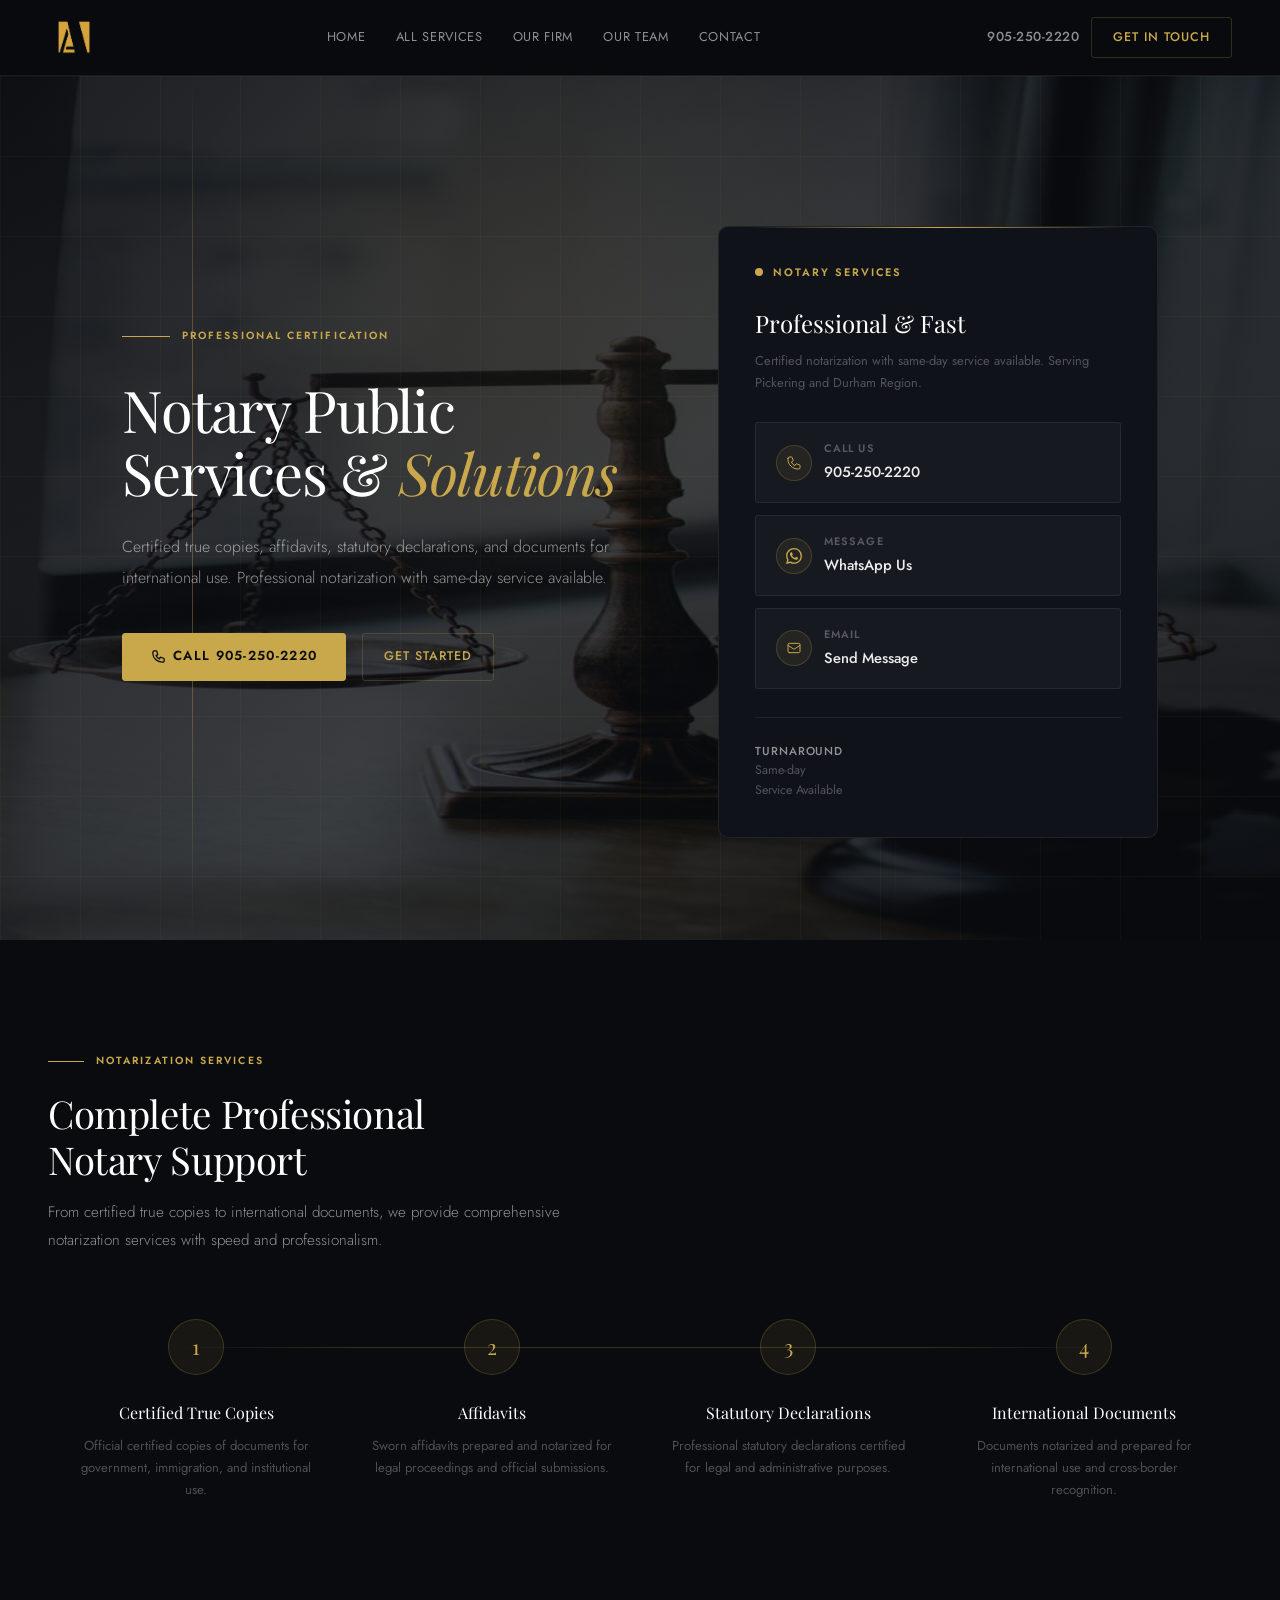
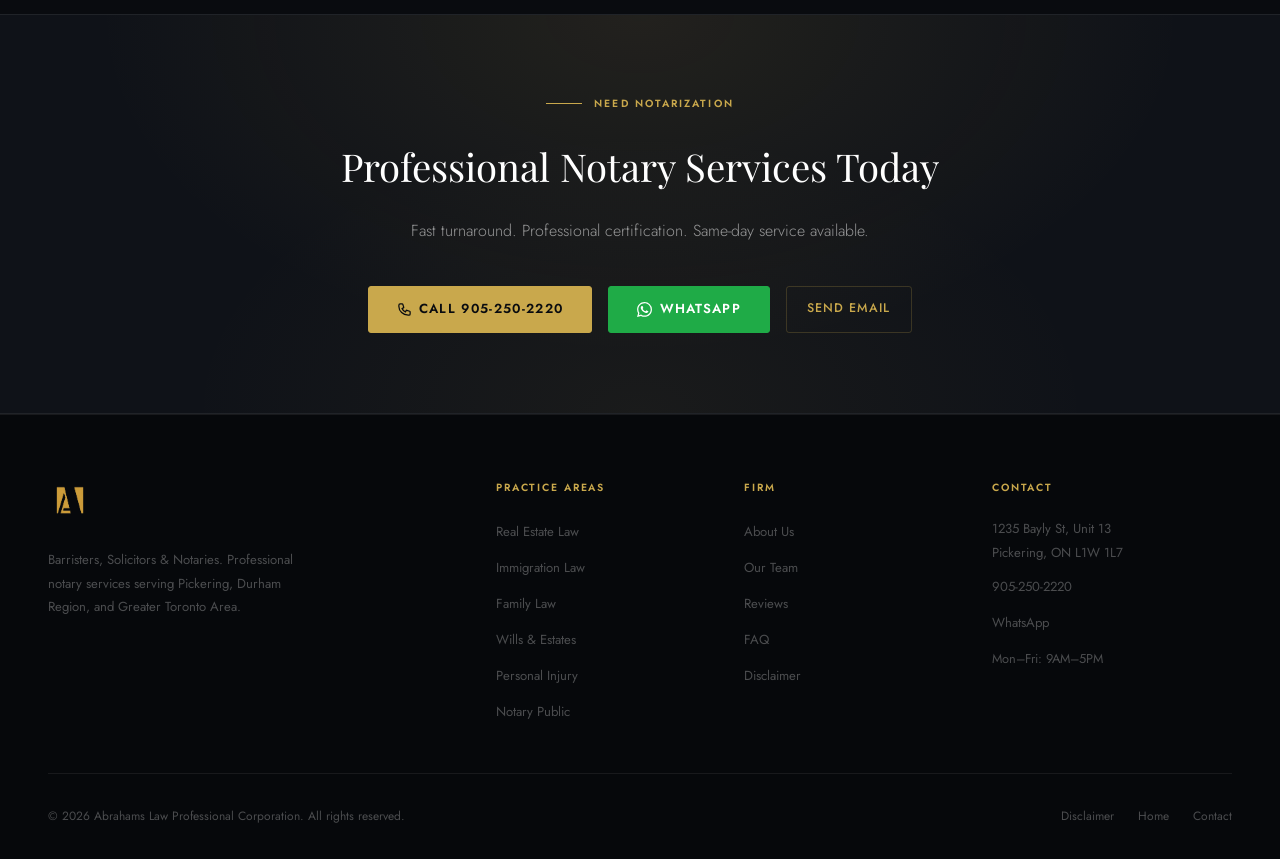
<file: notary-public.html>
<!DOCTYPE html>
<html lang="en">
<head>
  <meta charset="UTF-8">
  <meta name="viewport" content="width=device-width, initial-scale=1.0">
  <title>Notary Public | Certified True Copies | Pickering, ON</title>
  <meta name="description" content="Professional notary public services in Pickering. Certified true copies, affidavits, statutory declarations, and documents for international use. Same-day service available.">
  <meta name="keywords" content="notary public Pickering, notary services Durham, certified true copies, affidavit notary, statutory declaration">
  <meta name="robots" content="index, follow">
  <link rel="canonical" href="https://abrahamsatlaw.com/notary-public">
  <meta property="og:title" content="Notary Public | Professional Notarization | Abrahams Law">
  <meta property="og:description" content="Professional notary services including certified true copies, affidavits, and statutory declarations. Same-day service available in Pickering.">
  <meta property="og:type" content="website">
  <meta property="og:url" content="https://abrahamsatlaw.com/notary-public">
  
  <script type="application/ld+json">
  {
    "@context": "https://schema.org",
    "@type": "LocalBusiness",
    "@id": "https://abrahamsatlaw.com/notary-public",
    "name": "Abrahams Law - Notary Public Services",
    "description": "Professional notary public services including certified true copies, affidavits, and statutory declarations.",
    "url": "https://abrahamsatlaw.com/notary-public",
    "telephone": "+1-905-250-2220",
    "address": {
      "@type": "PostalAddress",
      "streetAddress": "1235 Bayly Street, Unit 13",
      "addressLocality": "Pickering",
      "addressRegion": "ON",
      "postalCode": "L1W 1L7",
      "addressCountry": "CA"
    },
    "areaServed": ["Durham Region", "Greater Toronto Area", "Ontario"]
  }
  </script>

  <!-- Favicons -->
  <link rel="icon" type="image/png" sizes="32x32" href="/assets/images/favicon-32x32.png">
  <link rel="icon" type="image/png" sizes="16x16" href="/assets/images/favicon-16x16.png">
  <link rel="apple-touch-icon" sizes="180x180" href="/assets/images/apple-touch-icon.png">
  <link rel="icon" type="image/png" sizes="192x192" href="/assets/images/android-chrome-192x192.png">
  <link rel="icon" type="image/png" sizes="512x512" href="/assets/images/android-chrome-512x512.png">
  <link rel="manifest" href="/site.webmanifest">

  <link rel="preconnect" href="https://fonts.googleapis.com">
  <link rel="preconnect" href="https://fonts.gstatic.com" crossorigin>
  <link href="https://fonts.googleapis.com/css2?family=Playfair+Display:ital,wght@0,400;0,500;0,700;1,400;1,500&family=Jost:wght@300;400;500;600&display=swap" rel="stylesheet">
  <link rel="stylesheet" href="assets/css/main.css">
</head>
<body>
  <a href="#main" class="skip">Skip to main content</a>

  <nav id="nav">
    <div class="ni">
      <a href="/" class="nlogo" aria-label="Abrahams Law Home">
        <img src="assets/images/abrahams-law-logo.png" alt="Abrahams Law Professional Corporation" class="nlogo-img" style="height:52px;width:auto;object-fit:contain" onerror="this.style.display='none';document.getElementById('ntxt').style.display='block'">
        <div class="nlogo-text" id="ntxt" style="display:none">
          <strong>Abrahams Law</strong>
          <span>Professional Corporation</span>
        </div>
      </a>
      <ul class="nlinks">
        <li><a href="/">Home</a></li>
        <li><a href="/#practice">All Services</a></li>
        <li><a href="/#about">Our Firm</a></li>
        <li><a href="/#team">Our Team</a></li>
        <li><a href="/#contact">Contact</a></li>
      </ul>
      <div class="nact">
        <a href="tel:905-250-2220" class="ntel">905-250-2220</a>
        <a href="#contact" class="btn-o">Get in Touch</a>
      </div>
      <button class="hbg" id="mbtn" aria-label="Open menu" aria-expanded="false" onclick="tNav()">
        <svg width="22" height="22" fill="none" viewBox="0 0 24 24" stroke="currentColor" stroke-width="1.5"><path stroke-linecap="round" stroke-linejoin="round" d="M4 6h16M4 12h16M4 18h16"/></svg>
      </button>
    </div>
  </nav>

  <div class="mov" id="mov" onclick="tNav()"></div>
  <div class="mnav" id="mnav" role="dialog" aria-modal="true" aria-label="Navigation">
    <div style="display:flex;justify-content:space-between;align-items:center;margin-bottom:2rem">
      <span style="font-family:var(--fh);font-size:1.1rem;color:var(--white)">Menu</span>
      <button onclick="tNav()" style="background:none;border:none;cursor:pointer;color:var(--t2)" aria-label="Close menu">
        <svg width="20" height="20" fill="none" viewBox="0 0 24 24" stroke="currentColor" stroke-width="1.5"><path stroke-linecap="round" stroke-linejoin="round" d="M6 18L18 6M6 6l12 12"/></svg>
      </button>
    </div>
    <nav><ul style="list-style:none;display:flex;flex-direction:column;gap:.25rem">
      <li><a href="/" onclick="tNav()" style="display:block;padding:.85rem 0;color:var(--t2);text-decoration:none;border-bottom:1px solid var(--b);font-size:.9rem">Home</a></li>
      <li><a href="/#practice" onclick="tNav()" style="display:block;padding:.85rem 0;color:var(--t2);text-decoration:none;border-bottom:1px solid var(--b);font-size:.9rem">All Services</a></li>
      <li><a href="/#about" onclick="tNav()" style="display:block;padding:.85rem 0;color:var(--t2);text-decoration:none;border-bottom:1px solid var(--b);font-size:.9rem">Our Firm</a></li>
      <li><a href="/#team" onclick="tNav()" style="display:block;padding:.85rem 0;color:var(--t2);text-decoration:none;border-bottom:1px solid var(--b);font-size:.9rem">Our Team</a></li>
      <li><a href="#contact" onclick="tNav()" style="display:block;padding:.85rem 0;color:var(--t2);text-decoration:none;border-bottom:1px solid var(--b);font-size:.9rem">Contact</a></li>
    </ul></nav>
    <div style="margin-top:auto;padding-top:2rem;display:flex;flex-direction:column;gap:.75rem">
      <a href="tel:905-250-2220" class="btn-g" style="justify-content:center">
        <svg width="15" height="15" fill="none" viewBox="0 0 24 24" stroke="currentColor" stroke-width="2"><path stroke-linecap="round" stroke-linejoin="round" d="M3 5a2 2 0 012-2h3.28a1 1 0 01.948.684l1.498 4.493a1 1 0 01-.502 1.21l-2.257 1.13a11.042 11.042 0 005.516 5.516l1.13-2.257a1 1 0 011.21-.502l4.493 1.498a1 1 0 01.684.949V19a2 2 0 01-2 2h-1C9.716 21 3 14.284 3 7V5z"/></svg>
        905-250-2220
      </a>
    </div>
  </div>

  <main id="main">
    <!-- HERO -->
    <section class="hero" aria-labelledby="h1">
      <div class="hero-bg-img" aria-hidden="true"></div>
      <div class="hero-overlay" aria-hidden="true"></div>
      <div class="hgrid" aria-hidden="true"></div>
      <div class="hline" aria-hidden="true"></div>
      <div class="hline2" aria-hidden="true"></div>
      <div class="hglow" aria-hidden="true"></div>
      <div class="hinn">
        <div>
          <div class="heb"><div class="hebl"></div><span class="sebt">Professional Certification</span></div>
          <h1 id="h1">Notary Public<br>Services & <em>Solutions</em></h1>
          <p class="hdesc">Certified true copies, affidavits, statutory declarations, and documents for international use. Professional notarization with same-day service available.</p>
          <div class="hcg">
            <a href="tel:905-250-2220" class="btn-g">
              <svg width="15" height="15" fill="none" viewBox="0 0 24 24" stroke="currentColor" stroke-width="2"><path stroke-linecap="round" stroke-linejoin="round" d="M3 5a2 2 0 012-2h3.28a1 1 0 01.948.684l1.498 4.493a1 1 0 01-.502 1.21l-2.257 1.13a11.042 11.042 0 005.516 5.516l1.13-2.257a1 1 0 011.21-.502l4.493 1.498a1 1 0 01.684.949V19a2 2 0 01-2 2h-1C9.716 21 3 14.284 3 7V5z"/></svg>
              Call 905-250-2220
            </a>
            <a href="#contact" class="btn-o">Get Started</a>
          </div>
        </div>
        <div class="hpanel">
          <div class="peb"><div class="pdot" aria-hidden="true"></div><span class="plbl">Notary Services</span></div>
          <h2 class="ptitle">Professional & Fast</h2>
          <p class="psub">Certified notarization with same-day service available. Serving Pickering and Durham Region.</p>
          <div class="copts">
            <a href="tel:905-250-2220" class="copt" aria-label="Call main line">
              <div class="coico"><svg width="16" height="16" fill="none" viewBox="0 0 24 24" stroke="currentColor" stroke-width="1.5"><path stroke-linecap="round" stroke-linejoin="round" d="M3 5a2 2 0 012-2h3.28a1 1 0 01.948.684l1.498 4.493a1 1 0 01-.502 1.21l-2.257 1.13a11.042 11.042 0 005.516 5.516l1.13-2.257a1 1 0 011.21-.502l4.493 1.498a1 1 0 01.684.949V19a2 2 0 01-2 2h-1C9.716 21 3 14.284 3 7V5z"/></svg></div>
              <div><div class="colbl">Call Us</div><div class="coval">905-250-2220</div></div>
            </a>
            <a href="#" onclick="handleWhatsApp(event)" class="copt" rel="noopener noreferrer" aria-label="WhatsApp">
              <div class="coico"><svg width="16" height="16" fill="currentColor" viewBox="0 0 24 24"><path d="M17.472 14.382c-.297-.149-1.758-.867-2.03-.967-.273-.099-.471-.148-.67.15-.197.297-.767.966-.94 1.164-.173.199-.347.223-.644.075-.297-.15-1.255-.463-2.39-1.475-.883-.788-1.48-1.761-1.653-2.059-.173-.297-.018-.458.13-.606.134-.133.298-.347.446-.52.149-.174.198-.298.298-.497.099-.198.05-.371-.025-.52-.075-.149-.669-1.612-.916-2.207-.242-.579-.487-.5-.669-.51-.173-.008-.371-.01-.57-.01-.198 0-.52.074-.792.372-.272.297-1.04 1.016-1.04 2.479 0 1.462 1.065 2.875 1.213 3.074.149.198 2.096 3.2 5.077 4.487.709.306 1.262.489 1.694.625.712.227 1.36.195 1.871.118.571-.085 1.758-.719 2.006-1.413.248-.694.248-1.289.173-1.413-.074-.124-.272-.198-.57-.347m-5.421 7.403h-.004a9.87 9.87 0 01-5.031-1.378l-.361-.214-3.741.982.998-3.648-.235-.374a9.86 9.86 0 01-1.51-5.26c.001-5.45 4.436-9.884 9.888-9.884 2.64 0 5.122 1.03 6.988 2.898a9.825 9.825 0 012.893 6.994c-.003 5.45-4.437 9.884-9.885 9.884m8.413-18.297A11.815 11.815 0 0012.05 0C5.495 0 .16 5.335.157 11.892c0 2.096.547 4.142 1.588 5.945L.057 24l6.305-1.654a11.882 11.882 0 005.683 1.448h.005c6.554 0 11.89-5.335 11.893-11.893a11.821 11.821 0 00-3.48-8.413z"/></svg></div>
              <div><div class="colbl">Message</div><div class="coval">WhatsApp Us</div></div>
            </a>
            <a href="mailto:Info@Abrahamsatlaw.com?subject=Notary Public Inquiry" class="copt" aria-label="Email inquiry">
              <div class="coico"><svg width="16" height="16" fill="none" viewBox="0 0 24 24" stroke="currentColor" stroke-width="1.5"><path stroke-linecap="round" stroke-linejoin="round" d="M3 8l7.89 5.26a2 2 0 002.22 0L21 8M5 19h14a2 2 0 002-2V7a2 2 0 00-2-2H5a2 2 0 00-2 2v10a2 2 0 002 2z"/></svg></div>
              <div><div class="colbl">Email</div><div class="coval">Send Message</div></div>
            </a>
          </div>
          <div class="pdiv"></div>
          <div class="pinfo">
            <div class="piit"><strong>Turnaround</strong>Same-day<br>Service Available</div>
          </div>
        </div>
      </div>
    </section>

    <!-- SERVICES SECTION -->
    <section class="sec" aria-labelledby="srvh">
      <div class="si">
        <div class="sh rev">
          <div class="seb"><div class="sebl"></div><span class="sebt">Notarization Services</span></div>
          <h2 class="stitle" id="srvh">Complete Professional<br>Notary Support</h2>
          <p class="ssub">From certified true copies to international documents, we provide comprehensive notarization services with speed and professionalism.</p>
        </div>
        <div class="psteps rev" role="list">
          <div class="psc" role="listitem"><div class="psn" aria-hidden="true">1</div><div class="pstitle">Certified True Copies</div><p class="psdesc">Official certified copies of documents for government, immigration, and institutional use.</p></div>
          <div class="psc" role="listitem"><div class="psn" aria-hidden="true">2</div><div class="pstitle">Affidavits</div><p class="psdesc">Sworn affidavits prepared and notarized for legal proceedings and official submissions.</p></div>
          <div class="psc" role="listitem"><div class="psn" aria-hidden="true">3</div><div class="pstitle">Statutory Declarations</div><p class="psdesc">Professional statutory declarations certified for legal and administrative purposes.</p></div>
          <div class="psc" role="listitem"><div class="psn" aria-hidden="true">4</div><div class="pstitle">International Documents</div><p class="psdesc">Documents notarized and prepared for international use and cross-border recognition.</p></div>
        </div>
      </div>
    </section>

    <!-- CTA BAND -->
    <section class="ctab" aria-labelledby="ctah" id="contact">
      <div class="ctabi">
        <div class="seb" style="justify-content:center;margin-bottom:1.25rem"><div class="sebl"></div><span class="sebt">Need Notarization</span></div>
        <h2 id="ctah">Professional Notary Services Today</h2>
        <p>Fast turnaround. Professional certification. Same-day service available.</p>
        <div class="cact">
          <a href="tel:905-250-2220" class="btn-g"><svg width="15" height="15" fill="none" viewBox="0 0 24 24" stroke="currentColor" stroke-width="2"><path stroke-linecap="round" stroke-linejoin="round" d="M3 5a2 2 0 012-2h3.28a1 1 0 01.948.684l1.498 4.493a1 1 0 01-.502 1.21l-2.257 1.13a11.042 11.042 0 005.516 5.516l1.13-2.257a1 1 0 011.21-.502l4.493 1.498a1 1 0 01.684.949V19a2 2 0 01-2 2h-1C9.716 21 3 14.284 3 7V5z"/></svg>Call 905-250-2220</a>
          <a href="#" onclick="handleWhatsApp(event)" class="btn-wa" rel="noopener noreferrer"><svg width="15" height="15" fill="currentColor" viewBox="0 0 24 24"><path d="M17.472 14.382c-.297-.149-1.758-.867-2.03-.967-.273-.099-.471-.148-.67.15-.197.297-.767.966-.94 1.164-.173.199-.347.223-.644.075-.297-.15-1.255-.463-2.39-1.475-.883-.788-1.48-1.761-1.653-2.059-.173-.297-.018-.458.13-.606.134-.133.298-.347.446-.52.149-.174.198-.298.298-.497.099-.198.05-.371-.025-.52-.075-.149-.669-1.612-.916-2.207-.242-.579-.487-.5-.669-.51-.173-.008-.371-.01-.57-.01-.198 0-.52.074-.792.372-.272.297-1.04 1.016-1.04 2.479 0 1.462 1.065 2.875 1.213 3.074.149.198 2.096 3.2 5.077 4.487.709.306 1.262.489 1.694.625.712.227 1.36.195 1.871.118.571-.085 1.758-.719 2.006-1.413.248-.694.248-1.289.173-1.413-.074-.124-.272-.198-.57-.347m-5.421 7.403h-.004a9.87 9.87 0 01-5.031-1.378l-.361-.214-3.741.982.998-3.648-.235-.374a9.86 9.86 0 01-1.51-5.26c.001-5.45 4.436-9.884 9.888-9.884 2.64 0 5.122 1.03 6.988 2.898a9.825 9.825 0 012.893 6.994c-.003 5.45-4.437 9.884-9.885 9.884m8.413-18.297A11.815 11.815 0 0012.05 0C5.495 0 .16 5.335.157 11.892c0 2.096.547 4.142 1.588 5.945L.057 24l6.305-1.654a11.882 11.882 0 005.683 1.448h.005c6.554 0 11.89-5.335 11.893-11.893a11.821 11.821 0 00-3.48-8.413z"/></svg>WhatsApp</a>
          <a href="mailto:Info@Abrahamsatlaw.com?subject=Notary Public Inquiry" class="btn-o">Send Email</a>
        </div>
      </div>
    </section>
  </main>

  <footer>
    <div class="fi">
      <div class="ftop">
        <div class="fbrand">
          <img src="assets/images/abrahams-law-logo.png" alt="Abrahams Law Professional Corporation" class="logo-img2" style="height:44px;width:auto;object-fit:contain" onerror="this.style.display='none'">
          <p>Barristers, Solicitors & Notaries. Professional notary services serving Pickering, Durham Region, and Greater Toronto Area.</p>
        </div>
        <div class="fc"><h4>Practice Areas</h4><ul>
          <li><a href="/real-estate.html">Real Estate Law</a></li>
          <li><a href="/immigration.html">Immigration Law</a></li>
          <li><a href="/family-law.html">Family Law</a></li>
          <li><a href="/wills-estates.html">Wills & Estates</a></li>
          <li><a href="/personal-injury.html">Personal Injury</a></li>
          <li><a href="/notary-public.html">Notary Public</a></li>
        </ul></div>
        <div class="fc"><h4>Firm</h4><ul>
          <li><a href="/#about">About Us</a></li>
          <li><a href="/#team">Our Team</a></li>
          <li><a href="/#testimonials">Reviews</a></li>
          <li><a href="/#faq">FAQ</a></li>
          <li><a href="/disclaimer.html">Disclaimer</a></li>
        </ul></div>
        <div class="fc"><h4>Contact</h4><ul>
          <li style="color:var(--t3);font-size:.82rem;line-height:1.8">1235 Bayly St, Unit 13<br>Pickering, ON L1W 1L7</li>
          <li><a href="tel:905-250-2220">905-250-2220</a></li>
          <li><a href="#" onclick="handleWhatsApp(event)" rel="noopener noreferrer">WhatsApp</a></li>
          <li style="color:var(--t3);font-size:.8rem;margin-top:.25rem">Mon–Fri: 9AM–5PM</li>
        </ul></div>
      </div>
      <div class="fbot">
        <p>© <span id="yr"></span> Abrahams Law Professional Corporation. All rights reserved.</p>
        <div class="fleg">
          <a href="/disclaimer.html">Disclaimer</a>
          <a href="/">Home</a>
          <a href="#contact">Contact</a>
        </div>
      </div>
    </div>
  </footer>

  <div class="mcta" role="complementary" aria-label="Quick contact">
    <a href="tel:905-250-2220" class="mcc" aria-label="Call Abrahams Law"><svg width="14" height="14" fill="none" viewBox="0 0 24 24" stroke="currentColor" stroke-width="2"><path stroke-linecap="round" stroke-linejoin="round" d="M3 5a2 2 0 012-2h3.28a1 1 0 01.948.684l1.498 4.493a1 1 0 01-.502 1.21l-2.257 1.13a11.042 11.042 0 005.516 5.516l1.13-2.257a1 1 0 011.21-.502l4.493 1.498a1 1 0 01.684.949V19a2 2 0 01-2 2h-1C9.716 21 3 14.284 3 7V5z"/></svg>Call Now</a>
    <a href="#" onclick="handleWhatsApp(event)" class="mcw" rel="noopener noreferrer" aria-label="WhatsApp"><svg width="14" height="14" fill="currentColor" viewBox="0 0 24 24"><path d="M17.472 14.382c-.297-.149-1.758-.867-2.03-.967-.273-.099-.471-.148-.67.15-.197.297-.767.966-.94 1.164-.173.199-.347.223-.644.075-.297-.15-1.255-.463-2.39-1.475-.883-.788-1.48-1.761-1.653-2.059-.173-.297-.018-.458.13-.606.134-.133.298-.347.446-.52.149-.174.198-.298.298-.497.099-.198.05-.371-.025-.52-.075-.149-.669-1.612-.916-2.207-.242-.579-.487-.5-.669-.51-.173-.008-.371-.01-.57-.01-.198 0-.52.074-.792.372-.272.297-1.04 1.016-1.04 2.479 0 1.462 1.065 2.875 1.213 3.074.149.198 2.096 3.2 5.077 4.487.709.306 1.262.489 1.694.625.712.227 1.36.195 1.871.118.571-.085 1.758-.719 2.006-1.413.248-.694.248-1.289.173-1.413-.074-.124-.272-.198-.57-.347m-5.421 7.403h-.004a9.87 9.87 0 01-5.031-1.378l-.361-.214-3.741.982.998-3.648-.235-.374a9.86 9.86 0 01-1.51-5.26c.001-5.45 4.436-9.884 9.888-9.884 2.64 0 5.122 1.03 6.988 2.898a9.825 9.825 0 012.893 6.994c-.003 5.45-4.437 9.884-9.885 9.884m8.413-18.297A11.815 11.815 0 0012.05 0C5.495 0 .16 5.335.157 11.892c0 2.096.547 4.142 1.588 5.945L.057 24l6.305-1.654a11.882 11.882 0 005.683 1.448h.005c6.554 0 11.89-5.335 11.893-11.893a11.821 11.821 0 00-3.48-8.413z"/></svg>WhatsApp</a>
  </div>

  <script src="assets/js/main.js" defer></script>
</body>
</html>
</file>
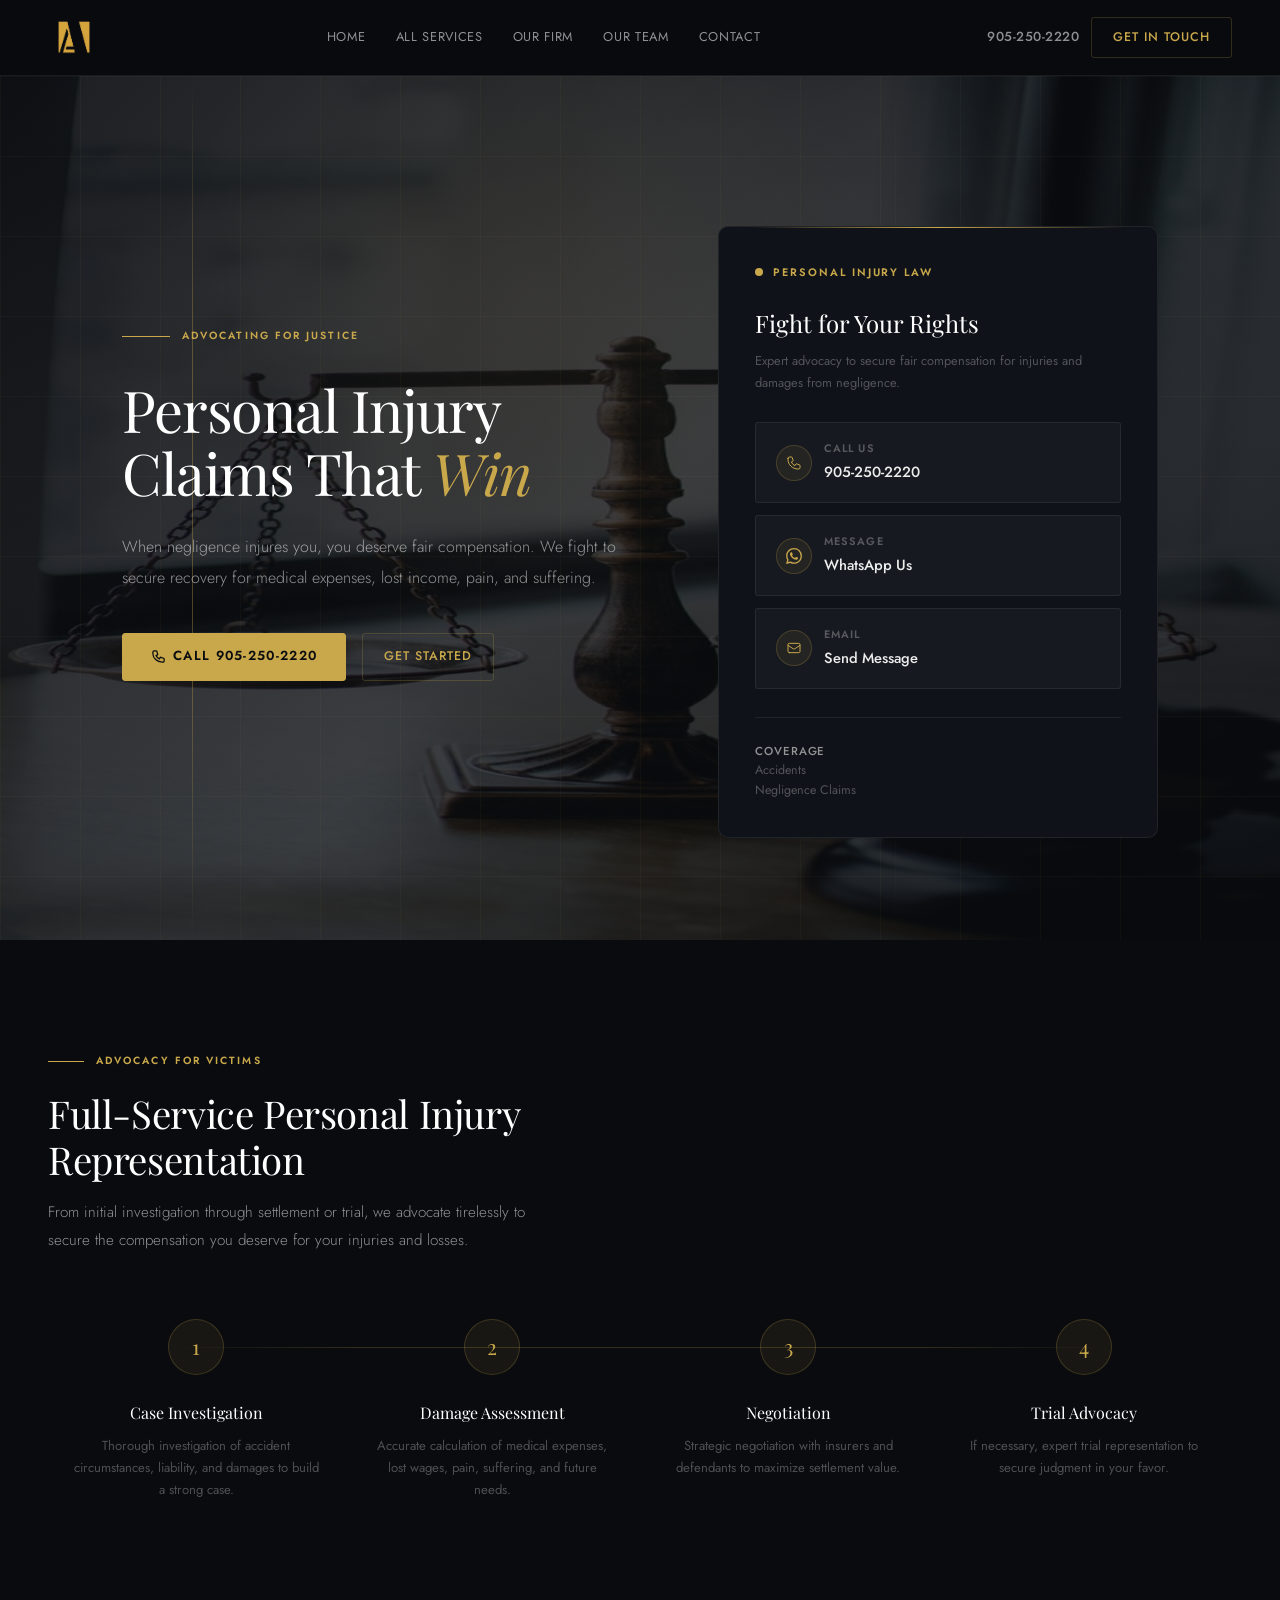
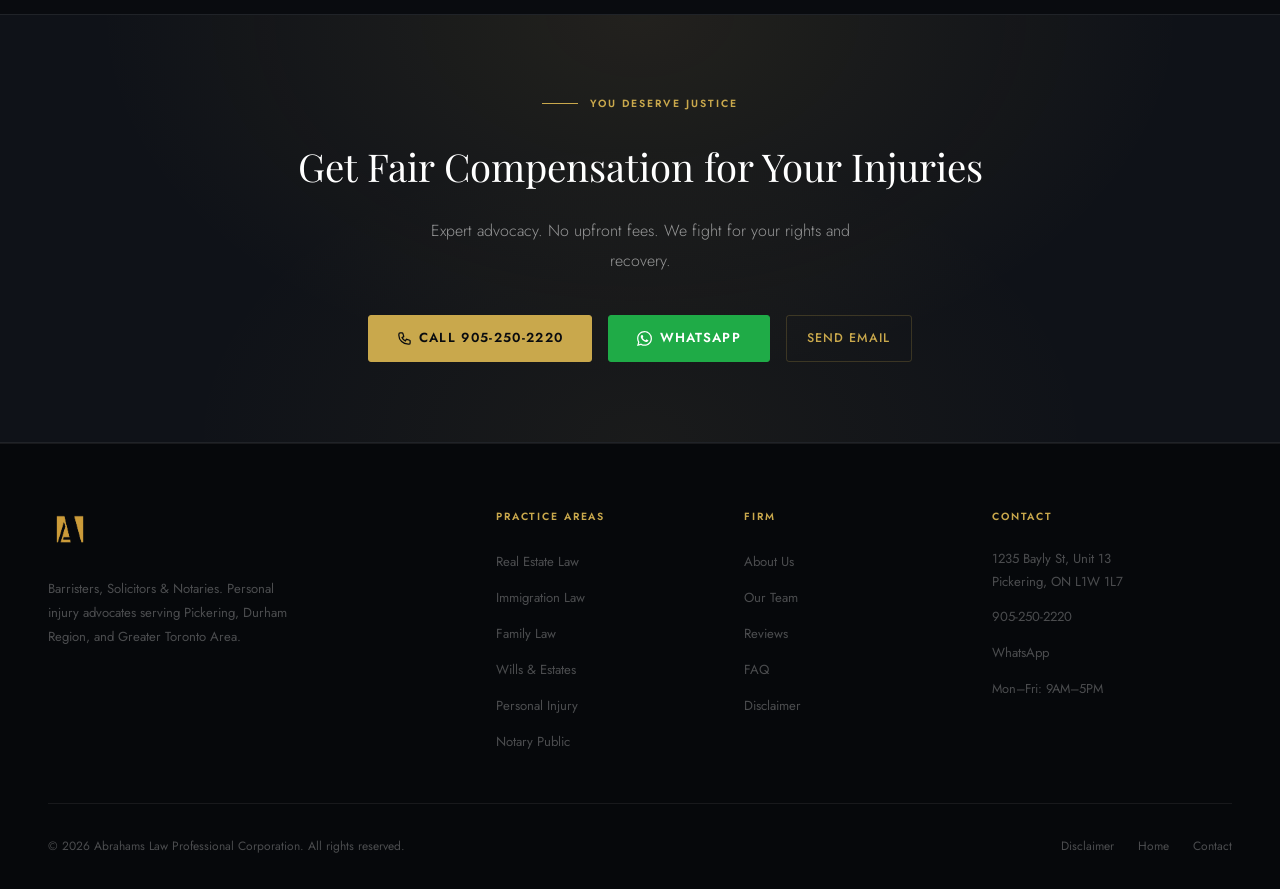
<file: personal-injury.html>
<!DOCTYPE html>
<html lang="en">
<head>
  <meta charset="UTF-8">
  <meta name="viewport" content="width=device-width, initial-scale=1.0">
  <title>Personal Injury Lawyer | Accident Claims | Durham Region</title>
  <meta name="description" content="Personal injury lawyer advocacy for accident victims in Durham Region and GTA. Fair compensation for injuries, medical expenses, and lost income from negligence. Free consultation.">
  <meta name="keywords" content="personal injury lawyer Durham, accident lawyer Pickering, personal injury lawyer Ontario, negligence claims, accident claims lawyer">
  <meta name="robots" content="index, follow">
  <link rel="canonical" href="https://abrahamsatlaw.com/personal-injury">
  <meta property="og:title" content="Personal Injury Law | Fair Compensation | Abrahams Law">
  <meta property="og:description" content="Advocating for accident victims. Expert representation to secure fair compensation for injuries, medical expenses, and lost income from negligence.">
  <meta property="og:type" content="website">
  <meta property="og:url" content="https://abrahamsatlaw.com/personal-injury">
  
  <script type="application/ld+json">
  {
    "@context": "https://schema.org",
    "@type": "LocalBusiness",
    "@id": "https://abrahamsatlaw.com/personal-injury",
    "name": "Abrahams Law - Personal Injury Department",
    "description": "Personal injury law services advocating for accident victims to secure fair compensation for injuries and damages.",
    "url": "https://abrahamsatlaw.com/personal-injury",
    "telephone": "+1-905-250-2220",
    "address": {
      "@type": "PostalAddress",
      "streetAddress": "1235 Bayly Street, Unit 13",
      "addressLocality": "Pickering",
      "addressRegion": "ON",
      "postalCode": "L1W 1L7",
      "addressCountry": "CA"
    },
    "areaServed": ["Durham Region", "Greater Toronto Area", "Ontario"]
  }
  </script>

  <!-- Favicons -->
  <link rel="icon" type="image/png" sizes="32x32" href="/assets/images/favicon-32x32.png">
  <link rel="icon" type="image/png" sizes="16x16" href="/assets/images/favicon-16x16.png">
  <link rel="apple-touch-icon" sizes="180x180" href="/assets/images/apple-touch-icon.png">
  <link rel="icon" type="image/png" sizes="192x192" href="/assets/images/android-chrome-192x192.png">
  <link rel="icon" type="image/png" sizes="512x512" href="/assets/images/android-chrome-512x512.png">
  <link rel="manifest" href="/site.webmanifest">

  <link rel="preconnect" href="https://fonts.googleapis.com">
  <link rel="preconnect" href="https://fonts.gstatic.com" crossorigin>
  <link href="https://fonts.googleapis.com/css2?family=Playfair+Display:ital,wght@0,400;0,500;0,700;1,400;1,500&family=Jost:wght@300;400;500;600&display=swap" rel="stylesheet">
  <link rel="stylesheet" href="assets/css/main.css">
</head>
<body>
  <a href="#main" class="skip">Skip to main content</a>

  <nav id="nav">
    <div class="ni">
      <a href="/" class="nlogo" aria-label="Abrahams Law Home">
        <img src="assets/images/abrahams-law-logo.png" alt="Abrahams Law Professional Corporation" class="nlogo-img" style="height:52px;width:auto;object-fit:contain" onerror="this.style.display='none';document.getElementById('ntxt').style.display='block'">
        <div class="nlogo-text" id="ntxt" style="display:none">
          <strong>Abrahams Law</strong>
          <span>Professional Corporation</span>
        </div>
      </a>
      <ul class="nlinks">
        <li><a href="/">Home</a></li>
        <li><a href="/#practice">All Services</a></li>
        <li><a href="/#about">Our Firm</a></li>
        <li><a href="/#team">Our Team</a></li>
        <li><a href="/#contact">Contact</a></li>
      </ul>
      <div class="nact">
        <a href="tel:905-250-2220" class="ntel">905-250-2220</a>
        <a href="#contact" class="btn-o">Get in Touch</a>
      </div>
      <button class="hbg" id="mbtn" aria-label="Open menu" aria-expanded="false" onclick="tNav()">
        <svg width="22" height="22" fill="none" viewBox="0 0 24 24" stroke="currentColor" stroke-width="1.5"><path stroke-linecap="round" stroke-linejoin="round" d="M4 6h16M4 12h16M4 18h16"/></svg>
      </button>
    </div>
  </nav>

  <div class="mov" id="mov" onclick="tNav()"></div>
  <div class="mnav" id="mnav" role="dialog" aria-modal="true" aria-label="Navigation">
    <div style="display:flex;justify-content:space-between;align-items:center;margin-bottom:2rem">
      <span style="font-family:var(--fh);font-size:1.1rem;color:var(--white)">Menu</span>
      <button onclick="tNav()" style="background:none;border:none;cursor:pointer;color:var(--t2)" aria-label="Close menu">
        <svg width="20" height="20" fill="none" viewBox="0 0 24 24" stroke="currentColor" stroke-width="1.5"><path stroke-linecap="round" stroke-linejoin="round" d="M6 18L18 6M6 6l12 12"/></svg>
      </button>
    </div>
    <nav><ul style="list-style:none;display:flex;flex-direction:column;gap:.25rem">
      <li><a href="/" onclick="tNav()" style="display:block;padding:.85rem 0;color:var(--t2);text-decoration:none;border-bottom:1px solid var(--b);font-size:.9rem">Home</a></li>
      <li><a href="/#practice" onclick="tNav()" style="display:block;padding:.85rem 0;color:var(--t2);text-decoration:none;border-bottom:1px solid var(--b);font-size:.9rem">All Services</a></li>
      <li><a href="/#about" onclick="tNav()" style="display:block;padding:.85rem 0;color:var(--t2);text-decoration:none;border-bottom:1px solid var(--b);font-size:.9rem">Our Firm</a></li>
      <li><a href="/#team" onclick="tNav()" style="display:block;padding:.85rem 0;color:var(--t2);text-decoration:none;border-bottom:1px solid var(--b);font-size:.9rem">Our Team</a></li>
      <li><a href="#contact" onclick="tNav()" style="display:block;padding:.85rem 0;color:var(--t2);text-decoration:none;border-bottom:1px solid var(--b);font-size:.9rem">Contact</a></li>
    </ul></nav>
    <div style="margin-top:auto;padding-top:2rem;display:flex;flex-direction:column;gap:.75rem">
      <a href="tel:905-250-2220" class="btn-g" style="justify-content:center">
        <svg width="15" height="15" fill="none" viewBox="0 0 24 24" stroke="currentColor" stroke-width="2"><path stroke-linecap="round" stroke-linejoin="round" d="M3 5a2 2 0 012-2h3.28a1 1 0 01.948.684l1.498 4.493a1 1 0 01-.502 1.21l-2.257 1.13a11.042 11.042 0 005.516 5.516l1.13-2.257a1 1 0 011.21-.502l4.493 1.498a1 1 0 01.684.949V19a2 2 0 01-2 2h-1C9.716 21 3 14.284 3 7V5z"/></svg>
        905-250-2220
      </a>
    </div>
  </div>

  <main id="main">
    <!-- HERO -->
    <section class="hero" aria-labelledby="h1">
      <div class="hero-bg-img" aria-hidden="true"></div>
      <div class="hero-overlay" aria-hidden="true"></div>
      <div class="hgrid" aria-hidden="true"></div>
      <div class="hline" aria-hidden="true"></div>
      <div class="hline2" aria-hidden="true"></div>
      <div class="hglow" aria-hidden="true"></div>
      <div class="hinn">
        <div>
          <div class="heb"><div class="hebl"></div><span class="sebt">Advocating for Justice</span></div>
          <h1 id="h1">Personal Injury<br>Claims That <em>Win</em></h1>
          <p class="hdesc">When negligence injures you, you deserve fair compensation. We fight to secure recovery for medical expenses, lost income, pain, and suffering.</p>
          <div class="hcg">
            <a href="tel:905-250-2220" class="btn-g">
              <svg width="15" height="15" fill="none" viewBox="0 0 24 24" stroke="currentColor" stroke-width="2"><path stroke-linecap="round" stroke-linejoin="round" d="M3 5a2 2 0 012-2h3.28a1 1 0 01.948.684l1.498 4.493a1 1 0 01-.502 1.21l-2.257 1.13a11.042 11.042 0 005.516 5.516l1.13-2.257a1 1 0 011.21-.502l4.493 1.498a1 1 0 01.684.949V19a2 2 0 01-2 2h-1C9.716 21 3 14.284 3 7V5z"/></svg>
              Call 905-250-2220
            </a>
            <a href="#contact" class="btn-o">Get Started</a>
          </div>
        </div>
        <div class="hpanel">
          <div class="peb"><div class="pdot" aria-hidden="true"></div><span class="plbl">Personal Injury Law</span></div>
          <h2 class="ptitle">Fight for Your Rights</h2>
          <p class="psub">Expert advocacy to secure fair compensation for injuries and damages from negligence.</p>
          <div class="copts">
            <a href="tel:905-250-2220" class="copt" aria-label="Call main line">
              <div class="coico"><svg width="16" height="16" fill="none" viewBox="0 0 24 24" stroke="currentColor" stroke-width="1.5"><path stroke-linecap="round" stroke-linejoin="round" d="M3 5a2 2 0 012-2h3.28a1 1 0 01.948.684l1.498 4.493a1 1 0 01-.502 1.21l-2.257 1.13a11.042 11.042 0 005.516 5.516l1.13-2.257a1 1 0 011.21-.502l4.493 1.498a1 1 0 01.684.949V19a2 2 0 01-2 2h-1C9.716 21 3 14.284 3 7V5z"/></svg></div>
              <div><div class="colbl">Call Us</div><div class="coval">905-250-2220</div></div>
            </a>
            <a href="#" onclick="handleWhatsApp(event)" class="copt" rel="noopener noreferrer" aria-label="WhatsApp">
              <div class="coico"><svg width="16" height="16" fill="currentColor" viewBox="0 0 24 24"><path d="M17.472 14.382c-.297-.149-1.758-.867-2.03-.967-.273-.099-.471-.148-.67.15-.197.297-.767.966-.94 1.164-.173.199-.347.223-.644.075-.297-.15-1.255-.463-2.39-1.475-.883-.788-1.48-1.761-1.653-2.059-.173-.297-.018-.458.13-.606.134-.133.298-.347.446-.52.149-.174.198-.298.298-.497.099-.198.05-.371-.025-.52-.075-.149-.669-1.612-.916-2.207-.242-.579-.487-.5-.669-.51-.173-.008-.371-.01-.57-.01-.198 0-.52.074-.792.372-.272.297-1.04 1.016-1.04 2.479 0 1.462 1.065 2.875 1.213 3.074.149.198 2.096 3.2 5.077 4.487.709.306 1.262.489 1.694.625.712.227 1.36.195 1.871.118.571-.085 1.758-.719 2.006-1.413.248-.694.248-1.289.173-1.413-.074-.124-.272-.198-.57-.347m-5.421 7.403h-.004a9.87 9.87 0 01-5.031-1.378l-.361-.214-3.741.982.998-3.648-.235-.374a9.86 9.86 0 01-1.51-5.26c.001-5.45 4.436-9.884 9.888-9.884 2.64 0 5.122 1.03 6.988 2.898a9.825 9.825 0 012.893 6.994c-.003 5.45-4.437 9.884-9.885 9.884m8.413-18.297A11.815 11.815 0 0012.05 0C5.495 0 .16 5.335.157 11.892c0 2.096.547 4.142 1.588 5.945L.057 24l6.305-1.654a11.882 11.882 0 005.683 1.448h.005c6.554 0 11.89-5.335 11.893-11.893a11.821 11.821 0 00-3.48-8.413z"/></svg></div>
              <div><div class="colbl">Message</div><div class="coval">WhatsApp Us</div></div>
            </a>
            <a href="mailto:Info@Abrahamsatlaw.com?subject=Personal Injury Inquiry" class="copt" aria-label="Email inquiry">
              <div class="coico"><svg width="16" height="16" fill="none" viewBox="0 0 24 24" stroke="currentColor" stroke-width="1.5"><path stroke-linecap="round" stroke-linejoin="round" d="M3 8l7.89 5.26a2 2 0 002.22 0L21 8M5 19h14a2 2 0 002-2V7a2 2 0 00-2-2H5a2 2 0 00-2 2v10a2 2 0 002 2z"/></svg></div>
              <div><div class="colbl">Email</div><div class="coval">Send Message</div></div>
            </a>
          </div>
          <div class="pdiv"></div>
          <div class="pinfo">
            <div class="piit"><strong>Coverage</strong>Accidents<br>Negligence Claims</div>
          </div>
        </div>
      </div>
    </section>

    <!-- SERVICES SECTION -->
    <section class="sec" aria-labelledby="srvh">
      <div class="si">
        <div class="sh rev">
          <div class="seb"><div class="sebl"></div><span class="sebt">Advocacy for Victims</span></div>
          <h2 class="stitle" id="srvh">Full-Service Personal Injury<br>Representation</h2>
          <p class="ssub">From initial investigation through settlement or trial, we advocate tirelessly to secure the compensation you deserve for your injuries and losses.</p>
        </div>
        <div class="psteps rev" role="list">
          <div class="psc" role="listitem"><div class="psn" aria-hidden="true">1</div><div class="pstitle">Case Investigation</div><p class="psdesc">Thorough investigation of accident circumstances, liability, and damages to build a strong case.</p></div>
          <div class="psc" role="listitem"><div class="psn" aria-hidden="true">2</div><div class="pstitle">Damage Assessment</div><p class="psdesc">Accurate calculation of medical expenses, lost wages, pain, suffering, and future needs.</p></div>
          <div class="psc" role="listitem"><div class="psn" aria-hidden="true">3</div><div class="pstitle">Negotiation</div><p class="psdesc">Strategic negotiation with insurers and defendants to maximize settlement value.</p></div>
          <div class="psc" role="listitem"><div class="psn" aria-hidden="true">4</div><div class="pstitle">Trial Advocacy</div><p class="psdesc">If necessary, expert trial representation to secure judgment in your favor.</p></div>
        </div>
      </div>
    </section>

    <!-- CTA BAND -->
    <section class="ctab" aria-labelledby="ctah" id="contact">
      <div class="ctabi">
        <div class="seb" style="justify-content:center;margin-bottom:1.25rem"><div class="sebl"></div><span class="sebt">You Deserve Justice</span></div>
        <h2 id="ctah">Get Fair Compensation for Your Injuries</h2>
        <p>Expert advocacy. No upfront fees. We fight for your rights and recovery.</p>
        <div class="cact">
          <a href="tel:905-250-2220" class="btn-g"><svg width="15" height="15" fill="none" viewBox="0 0 24 24" stroke="currentColor" stroke-width="2"><path stroke-linecap="round" stroke-linejoin="round" d="M3 5a2 2 0 012-2h3.28a1 1 0 01.948.684l1.498 4.493a1 1 0 01-.502 1.21l-2.257 1.13a11.042 11.042 0 005.516 5.516l1.13-2.257a1 1 0 011.21-.502l4.493 1.498a1 1 0 01.684.949V19a2 2 0 01-2 2h-1C9.716 21 3 14.284 3 7V5z"/></svg>Call 905-250-2220</a>
          <a href="#" onclick="handleWhatsApp(event)" class="btn-wa" rel="noopener noreferrer"><svg width="15" height="15" fill="currentColor" viewBox="0 0 24 24"><path d="M17.472 14.382c-.297-.149-1.758-.867-2.03-.967-.273-.099-.471-.148-.67.15-.197.297-.767.966-.94 1.164-.173.199-.347.223-.644.075-.297-.15-1.255-.463-2.39-1.475-.883-.788-1.48-1.761-1.653-2.059-.173-.297-.018-.458.13-.606.134-.133.298-.347.446-.52.149-.174.198-.298.298-.497.099-.198.05-.371-.025-.52-.075-.149-.669-1.612-.916-2.207-.242-.579-.487-.5-.669-.51-.173-.008-.371-.01-.57-.01-.198 0-.52.074-.792.372-.272.297-1.04 1.016-1.04 2.479 0 1.462 1.065 2.875 1.213 3.074.149.198 2.096 3.2 5.077 4.487.709.306 1.262.489 1.694.625.712.227 1.36.195 1.871.118.571-.085 1.758-.719 2.006-1.413.248-.694.248-1.289.173-1.413-.074-.124-.272-.198-.57-.347m-5.421 7.403h-.004a9.87 9.87 0 01-5.031-1.378l-.361-.214-3.741.982.998-3.648-.235-.374a9.86 9.86 0 01-1.51-5.26c.001-5.45 4.436-9.884 9.888-9.884 2.64 0 5.122 1.03 6.988 2.898a9.825 9.825 0 012.893 6.994c-.003 5.45-4.437 9.884-9.885 9.884m8.413-18.297A11.815 11.815 0 0012.05 0C5.495 0 .16 5.335.157 11.892c0 2.096.547 4.142 1.588 5.945L.057 24l6.305-1.654a11.882 11.882 0 005.683 1.448h.005c6.554 0 11.89-5.335 11.893-11.893a11.821 11.821 0 00-3.48-8.413z"/></svg>WhatsApp</a>
          <a href="mailto:Info@Abrahamsatlaw.com?subject=Personal Injury Inquiry" class="btn-o">Send Email</a>
        </div>
      </div>
    </section>
  </main>

  <footer>
    <div class="fi">
      <div class="ftop">
        <div class="fbrand">
          <img src="assets/images/abrahams-law-logo.png" alt="Abrahams Law Professional Corporation" class="logo-img2" style="height:44px;width:auto;object-fit:contain" onerror="this.style.display='none'">
          <p>Barristers, Solicitors & Notaries. Personal injury advocates serving Pickering, Durham Region, and Greater Toronto Area.</p>
        </div>
        <div class="fc"><h4>Practice Areas</h4><ul>
          <li><a href="/real-estate.html">Real Estate Law</a></li>
          <li><a href="/immigration.html">Immigration Law</a></li>
          <li><a href="/family-law.html">Family Law</a></li>
          <li><a href="/wills-estates.html">Wills & Estates</a></li>
          <li><a href="/personal-injury.html">Personal Injury</a></li>
          <li><a href="/notary-public.html">Notary Public</a></li>
        </ul></div>
        <div class="fc"><h4>Firm</h4><ul>
          <li><a href="/#about">About Us</a></li>
          <li><a href="/#team">Our Team</a></li>
          <li><a href="/#testimonials">Reviews</a></li>
          <li><a href="/#faq">FAQ</a></li>
          <li><a href="/disclaimer.html">Disclaimer</a></li>
        </ul></div>
        <div class="fc"><h4>Contact</h4><ul>
          <li style="color:var(--t3);font-size:.82rem;line-height:1.8">1235 Bayly St, Unit 13<br>Pickering, ON L1W 1L7</li>
          <li><a href="tel:905-250-2220">905-250-2220</a></li>
          <li><a href="#" onclick="handleWhatsApp(event)" rel="noopener noreferrer">WhatsApp</a></li>
          <li style="color:var(--t3);font-size:.8rem;margin-top:.25rem">Mon–Fri: 9AM–5PM</li>
        </ul></div>
      </div>
      <div class="fbot">
        <p>© <span id="yr"></span> Abrahams Law Professional Corporation. All rights reserved.</p>
        <div class="fleg">
          <a href="/disclaimer.html">Disclaimer</a>
          <a href="/">Home</a>
          <a href="#contact">Contact</a>
        </div>
      </div>
    </div>
  </footer>

  <div class="mcta" role="complementary" aria-label="Quick contact">
    <a href="tel:905-250-2220" class="mcc" aria-label="Call Abrahams Law"><svg width="14" height="14" fill="none" viewBox="0 0 24 24" stroke="currentColor" stroke-width="2"><path stroke-linecap="round" stroke-linejoin="round" d="M3 5a2 2 0 012-2h3.28a1 1 0 01.948.684l1.498 4.493a1 1 0 01-.502 1.21l-2.257 1.13a11.042 11.042 0 005.516 5.516l1.13-2.257a1 1 0 011.21-.502l4.493 1.498a1 1 0 01.684.949V19a2 2 0 01-2 2h-1C9.716 21 3 14.284 3 7V5z"/></svg>Call Now</a>
    <a href="#" onclick="handleWhatsApp(event)" class="mcw" rel="noopener noreferrer" aria-label="WhatsApp"><svg width="14" height="14" fill="currentColor" viewBox="0 0 24 24"><path d="M17.472 14.382c-.297-.149-1.758-.867-2.03-.967-.273-.099-.471-.148-.67.15-.197.297-.767.966-.94 1.164-.173.199-.347.223-.644.075-.297-.15-1.255-.463-2.39-1.475-.883-.788-1.48-1.761-1.653-2.059-.173-.297-.018-.458.13-.606.134-.133.298-.347.446-.52.149-.174.198-.298.298-.497.099-.198.05-.371-.025-.52-.075-.149-.669-1.612-.916-2.207-.242-.579-.487-.5-.669-.51-.173-.008-.371-.01-.57-.01-.198 0-.52.074-.792.372-.272.297-1.04 1.016-1.04 2.479 0 1.462 1.065 2.875 1.213 3.074.149.198 2.096 3.2 5.077 4.487.709.306 1.262.489 1.694.625.712.227 1.36.195 1.871.118.571-.085 1.758-.719 2.006-1.413.248-.694.248-1.289.173-1.413-.074-.124-.272-.198-.57-.347m-5.421 7.403h-.004a9.87 9.87 0 01-5.031-1.378l-.361-.214-3.741.982.998-3.648-.235-.374a9.86 9.86 0 01-1.51-5.26c.001-5.45 4.436-9.884 9.888-9.884 2.64 0 5.122 1.03 6.988 2.898a9.825 9.825 0 012.893 6.994c-.003 5.45-4.437 9.884-9.885 9.884m8.413-18.297A11.815 11.815 0 0012.05 0C5.495 0 .16 5.335.157 11.892c0 2.096.547 4.142 1.588 5.945L.057 24l6.305-1.654a11.882 11.882 0 005.683 1.448h.005c6.554 0 11.89-5.335 11.893-11.893a11.821 11.821 0 00-3.48-8.413z"/></svg>WhatsApp</a>
  </div>

  <script src="assets/js/main.js" defer></script>
</body>
</html>
</file>
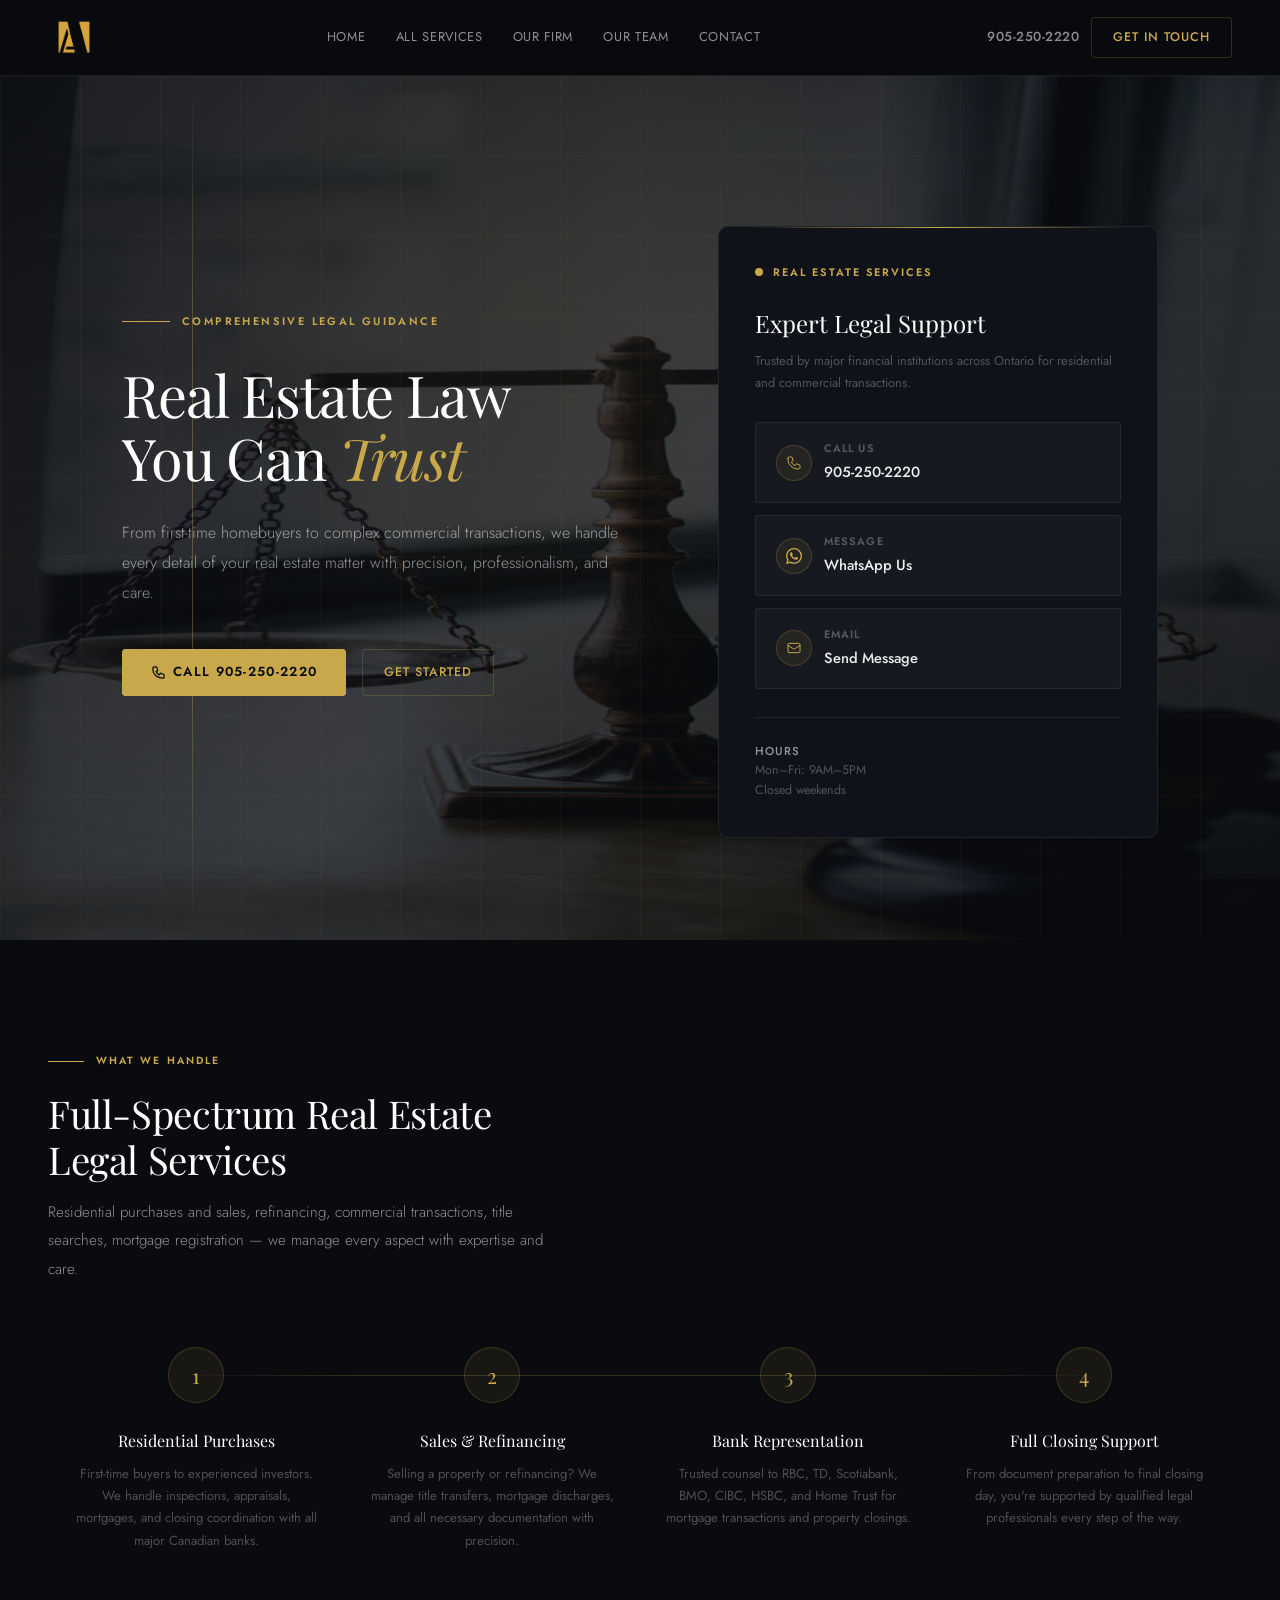
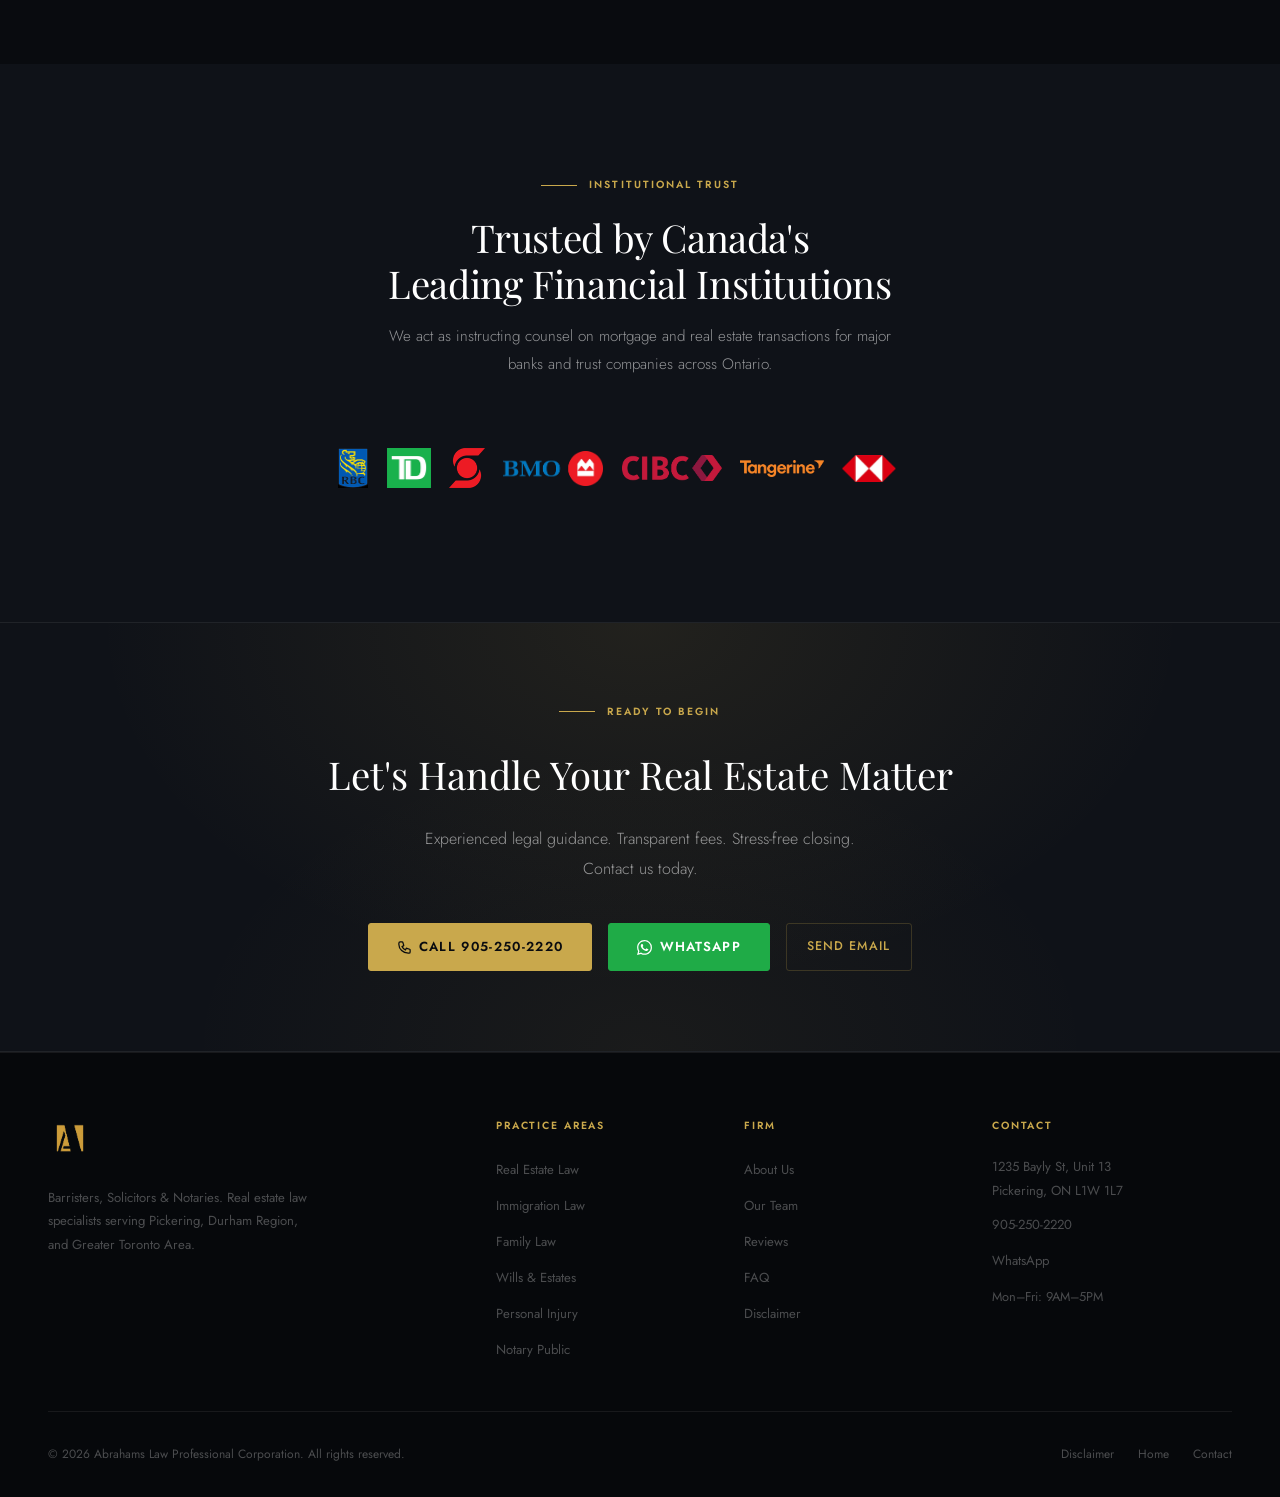
<file: real-estate.html>
<!DOCTYPE html>
<html lang="en">
<head>
  <meta charset="UTF-8">
  <meta name="viewport" content="width=device-width, initial-scale=1.0">
  <title>Real Estate Law | Pickering, Ontario | Abrahams Law</title>
  <meta name="description" content="Expert real estate lawyer services in Pickering, Durham Region, Ajax, and Whitby. Purchases, sales, refinancing, mortgage transactions. Trusted by RBC, TD, Scotiabank, BMO, CIBC, and HSBC.">
  <meta name="keywords" content="real estate lawyer Pickering, real estate law Durham, property lawyer Ontario, real estate solicitor, mortgage lawyer, home purchase lawyer">
  <meta name="robots" content="index, follow">
  <link rel="canonical" href="https://abrahamsatlaw.com/real-estate">
  
  <!-- Favicons -->
  <link rel="icon" type="image/png" sizes="32x32" href="/assets/images/favicon-32x32.png">
  <link rel="icon" type="image/png" sizes="16x16" href="/assets/images/favicon-16x16.png">
  <link rel="apple-touch-icon" sizes="180x180" href="/assets/images/apple-touch-icon.png">
  <link rel="icon" type="image/png" sizes="192x192" href="/assets/images/android-chrome-192x192.png">
  <link rel="icon" type="image/png" sizes="512x512" href="/assets/images/android-chrome-512x512.png">
  <link rel="manifest" href="/site.webmanifest">
  
  <meta property="og:title" content="Real Estate Law | Expert Legal Services | Abrahams Law">
  <meta property="og:description" content="Trusted real estate lawyers in Pickering and Durham Region. We handle purchases, sales, refinancing, and mortgage transactions for major financial institutions.">
  <meta property="og:type" content="website">
  <meta property="og:url" content="https://abrahamsatlaw.com/real-estate">
  
  <script type="application/ld+json">
  {
    "@context": "https://schema.org",
    "@type": "LocalBusiness",
    "@id": "https://abrahamsatlaw.com/real-estate",
    "name": "Abrahams Law - Real Estate Department",
    "description": "Real estate law services including purchases, sales, refinancing, and mortgage transactions across Durham Region and the Greater Toronto Area.",
    "url": "https://abrahamsatlaw.com/real-estate",
    "telephone": "+1-905-250-2220",
    "address": {
      "@type": "PostalAddress",
      "streetAddress": "1235 Bayly Street, Unit 13",
      "addressLocality": "Pickering",
      "addressRegion": "ON",
      "postalCode": "L1W 1L7",
      "addressCountry": "CA"
    },
    "areaServed": ["Pickering", "Ajax", "Whitby", "Oshawa", "Durham Region", "Greater Toronto Area"]
  }
  </script>

  <link rel="preconnect" href="https://fonts.googleapis.com">
  <link rel="preconnect" href="https://fonts.gstatic.com" crossorigin>
  <link href="https://fonts.googleapis.com/css2?family=Playfair+Display:ital,wght@0,400;0,500;0,700;1,400;1,500&family=Jost:wght@300;400;500;600&display=swap" rel="stylesheet">
  <link rel="stylesheet" href="assets/css/main.css">
</head>
<body>
  <a href="#main" class="skip">Skip to main content</a>

  <nav id="nav">
    <div class="ni">
      <a href="/" class="nlogo" aria-label="Abrahams Law Home">
        <img src="assets/images/abrahams-law-logo.png" alt="Abrahams Law Professional Corporation" class="nlogo-img" style="height:52px;width:auto;object-fit:contain" onerror="this.style.display='none';document.getElementById('ntxt').style.display='block'">
        <div class="nlogo-text" id="ntxt" style="display:none">
          <strong>Abrahams Law</strong>
          <span>Professional Corporation</span>
        </div>
      </a>
      <ul class="nlinks">
        <li><a href="/">Home</a></li>
        <li><a href="/#practice">All Services</a></li>
        <li><a href="/#about">Our Firm</a></li>
        <li><a href="/#team">Our Team</a></li>
        <li><a href="/#contact">Contact</a></li>
      </ul>
      <div class="nact">
        <a href="tel:905-250-2220" class="ntel">905-250-2220</a>
        <a href="#contact" class="btn-o">Get in Touch</a>
      </div>
      <button class="hbg" id="mbtn" aria-label="Open menu" aria-expanded="false" onclick="tNav()">
        <svg width="22" height="22" fill="none" viewBox="0 0 24 24" stroke="currentColor" stroke-width="1.5"><path stroke-linecap="round" stroke-linejoin="round" d="M4 6h16M4 12h16M4 18h16"/></svg>
      </button>
    </div>
  </nav>

  <div class="mov" id="mov" onclick="tNav()"></div>
  <div class="mnav" id="mnav" role="dialog" aria-modal="true" aria-label="Navigation">
    <div style="display:flex;justify-content:space-between;align-items:center;margin-bottom:2rem">
      <span style="font-family:var(--fh);font-size:1.1rem;color:var(--white)">Menu</span>
      <button onclick="tNav()" style="background:none;border:none;cursor:pointer;color:var(--t2)" aria-label="Close menu">
        <svg width="20" height="20" fill="none" viewBox="0 0 24 24" stroke="currentColor" stroke-width="1.5"><path stroke-linecap="round" stroke-linejoin="round" d="M6 18L18 6M6 6l12 12"/></svg>
      </button>
    </div>
    <nav><ul style="list-style:none;display:flex;flex-direction:column;gap:.25rem">
      <li><a href="/" onclick="tNav()" style="display:block;padding:.85rem 0;color:var(--t2);text-decoration:none;border-bottom:1px solid var(--b);font-size:.9rem">Home</a></li>
      <li><a href="/#practice" onclick="tNav()" style="display:block;padding:.85rem 0;color:var(--t2);text-decoration:none;border-bottom:1px solid var(--b);font-size:.9rem">All Services</a></li>
      <li><a href="/#about" onclick="tNav()" style="display:block;padding:.85rem 0;color:var(--t2);text-decoration:none;border-bottom:1px solid var(--b);font-size:.9rem">Our Firm</a></li>
      <li><a href="/#team" onclick="tNav()" style="display:block;padding:.85rem 0;color:var(--t2);text-decoration:none;border-bottom:1px solid var(--b);font-size:.9rem">Our Team</a></li>
      <li><a href="#contact" onclick="tNav()" style="display:block;padding:.85rem 0;color:var(--t2);text-decoration:none;border-bottom:1px solid var(--b);font-size:.9rem">Contact</a></li>
    </ul></nav>
    <div style="margin-top:auto;padding-top:2rem;display:flex;flex-direction:column;gap:.75rem">
      <a href="tel:905-250-2220" class="btn-g" style="justify-content:center">
        <svg width="15" height="15" fill="none" viewBox="0 0 24 24" stroke="currentColor" stroke-width="2"><path stroke-linecap="round" stroke-linejoin="round" d="M3 5a2 2 0 012-2h3.28a1 1 0 01.948.684l1.498 4.493a1 1 0 01-.502 1.21l-2.257 1.13a11.042 11.042 0 005.516 5.516l1.13-2.257a1 1 0 011.21-.502l4.493 1.498a1 1 0 01.684.949V19a2 2 0 01-2 2h-1C9.716 21 3 14.284 3 7V5z"/></svg>
        905-250-2220
      </a>
    </div>
  </div>

  <main id="main">
    <!-- HERO -->
    <section class="hero" aria-labelledby="h1">
      <div class="hero-bg-img" aria-hidden="true"></div>
      <div class="hero-overlay" aria-hidden="true"></div>
      <div class="hgrid" aria-hidden="true"></div>
      <div class="hline" aria-hidden="true"></div>
      <div class="hline2" aria-hidden="true"></div>
      <div class="hglow" aria-hidden="true"></div>
      <div class="hinn">
        <div>
          <div class="heb"><div class="hebl"></div><span class="hebt">Comprehensive Legal Guidance</span></div>
          <h1 id="h1">Real Estate Law<br>You Can <em>Trust</em></h1>
          <p class="hdesc">From first-time homebuyers to complex commercial transactions, we handle every detail of your real estate matter with precision, professionalism, and care.</p>
          <div class="hcg">
            <a href="tel:905-250-2220" class="btn-g">
              <svg width="15" height="15" fill="none" viewBox="0 0 24 24" stroke="currentColor" stroke-width="2"><path stroke-linecap="round" stroke-linejoin="round" d="M3 5a2 2 0 012-2h3.28a1 1 0 01.948.684l1.498 4.493a1 1 0 01-.502 1.21l-2.257 1.13a11.042 11.042 0 005.516 5.516l1.13-2.257a1 1 0 011.21-.502l4.493 1.498a1 1 0 01.684.949V19a2 2 0 01-2 2h-1C9.716 21 3 14.284 3 7V5z"/></svg>
              Call 905-250-2220
            </a>
            <a href="#contact" class="btn-o">Get Started</a>
          </div>
        </div>
        <div class="hpanel">
          <div class="peb"><div class="pdot" aria-hidden="true"></div><span class="plbl">Real Estate Services</span></div>
          <h2 class="ptitle">Expert Legal Support</h2>
          <p class="psub">Trusted by major financial institutions across Ontario for residential and commercial transactions.</p>
          <div class="copts">
            <a href="tel:905-250-2220" class="copt" aria-label="Call main line">
              <div class="coico"><svg width="16" height="16" fill="none" viewBox="0 0 24 24" stroke="currentColor" stroke-width="1.5"><path stroke-linecap="round" stroke-linejoin="round" d="M3 5a2 2 0 012-2h3.28a1 1 0 01.948.684l1.498 4.493a1 1 0 01-.502 1.21l-2.257 1.13a11.042 11.042 0 005.516 5.516l1.13-2.257a1 1 0 011.21-.502l4.493 1.498a1 1 0 01.684.949V19a2 2 0 01-2 2h-1C9.716 21 3 14.284 3 7V5z"/></svg></div>
              <div><div class="colbl">Call Us</div><div class="coval">905-250-2220</div></div>
            </a>
            <a href="#" onclick="handleWhatsApp(event)" class="copt" rel="noopener noreferrer" aria-label="WhatsApp">
              <div class="coico"><svg width="16" height="16" fill="currentColor" viewBox="0 0 24 24"><path d="M17.472 14.382c-.297-.149-1.758-.867-2.03-.967-.273-.099-.471-.148-.67.15-.197.297-.767.966-.94 1.164-.173.199-.347.223-.644.075-.297-.15-1.255-.463-2.39-1.475-.883-.788-1.48-1.761-1.653-2.059-.173-.297-.018-.458.13-.606.134-.133.298-.347.446-.52.149-.174.198-.298.298-.497.099-.198.05-.371-.025-.52-.075-.149-.669-1.612-.916-2.207-.242-.579-.487-.5-.669-.51-.173-.008-.371-.01-.57-.01-.198 0-.52.074-.792.372-.272.297-1.04 1.016-1.04 2.479 0 1.462 1.065 2.875 1.213 3.074.149.198 2.096 3.2 5.077 4.487.709.306 1.262.489 1.694.625.712.227 1.36.195 1.871.118.571-.085 1.758-.719 2.006-1.413.248-.694.248-1.289.173-1.413-.074-.124-.272-.198-.57-.347m-5.421 7.403h-.004a9.87 9.87 0 01-5.031-1.378l-.361-.214-3.741.982.998-3.648-.235-.374a9.86 9.86 0 01-1.51-5.26c.001-5.45 4.436-9.884 9.888-9.884 2.64 0 5.122 1.03 6.988 2.898a9.825 9.825 0 012.893 6.994c-.003 5.45-4.437 9.884-9.885 9.884m8.413-18.297A11.815 11.815 0 0012.05 0C5.495 0 .16 5.335.157 11.892c0 2.096.547 4.142 1.588 5.945L.057 24l6.305-1.654a11.882 11.882 0 005.683 1.448h.005c6.554 0 11.89-5.335 11.893-11.893a11.821 11.821 0 00-3.48-8.413z"/></svg></div>
              <div><div class="colbl">Message</div><div class="coval">WhatsApp Us</div></div>
            </a>
            <a href="mailto:Info@Abrahamsatlaw.com?subject=Real Estate Inquiry" class="copt" aria-label="Email inquiry">
              <div class="coico"><svg width="16" height="16" fill="none" viewBox="0 0 24 24" stroke="currentColor" stroke-width="1.5"><path stroke-linecap="round" stroke-linejoin="round" d="M3 8l7.89 5.26a2 2 0 002.22 0L21 8M5 19h14a2 2 0 002-2V7a2 2 0 00-2-2H5a2 2 0 00-2 2v10a2 2 0 002 2z"/></svg></div>
              <div><div class="colbl">Email</div><div class="coval">Send Message</div></div>
            </a>
          </div>
          <div class="pdiv"></div>
          <div class="pinfo">
            <div class="piit"><strong>Hours</strong>Mon–Fri: 9AM–5PM<br>Closed weekends</div>
          </div>
        </div>
      </div>
    </section>

    <!-- SERVICES SECTION -->
    <section class="sec" aria-labelledby="srvh">
      <div class="si">
        <div class="sh rev">
          <div class="seb"><div class="sebl"></div><span class="sebt">What We Handle</span></div>
          <h2 class="stitle" id="srvh">Full-Spectrum Real Estate<br>Legal Services</h2>
          <p class="ssub">Residential purchases and sales, refinancing, commercial transactions, title searches, mortgage registration — we manage every aspect with expertise and care.</p>
        </div>
        <div class="psteps rev" role="list">
          <div class="psc" role="listitem"><div class="psn" aria-hidden="true">1</div><div class="pstitle">Residential Purchases</div><p class="psdesc">First-time buyers to experienced investors. We handle inspections, appraisals, mortgages, and closing coordination with all major Canadian banks.</p></div>
          <div class="psc" role="listitem"><div class="psn" aria-hidden="true">2</div><div class="pstitle">Sales & Refinancing</div><p class="psdesc">Selling a property or refinancing? We manage title transfers, mortgage discharges, and all necessary documentation with precision.</p></div>
          <div class="psc" role="listitem"><div class="psn" aria-hidden="true">3</div><div class="pstitle">Bank Representation</div><p class="psdesc">Trusted counsel to RBC, TD, Scotiabank, BMO, CIBC, HSBC, and Home Trust for mortgage transactions and property closings.</p></div>
          <div class="psc" role="listitem"><div class="psn" aria-hidden="true">4</div><div class="pstitle">Full Closing Support</div><p class="psdesc">From document preparation to final closing day, you're supported by qualified legal professionals every step of the way.</p></div>
        </div>
      </div>
    </section>

    <!-- INSTITUTIONS -->
    <section class="sec sec-alt" aria-labelledby="insth">
      <div class="si">
        <div class="inst-intro rev">
          <div class="seb" style="justify-content:center"><div class="sebl"></div><span class="sebt">Institutional Trust</span></div>
          <h2 class="stitle" id="insth" style="text-align:center">Trusted by Canada's<br>Leading Financial Institutions</h2>
          <p class="ssub" style="margin:0 auto;text-align:center">We act as instructing counsel on mortgage and real estate transactions for major banks and trust companies across Ontario.</p>
        </div>
        <div class="carousel-container rev" aria-label="Financial institution clients">
          <div class="carousel-logos">
            <div class="inst-logo" title="RBC Royal Bank"><img src="assets/images/rbc-royal-bank.png" alt="RBC Royal Bank"></div>
            <div class="inst-logo" title="TD Canada Trust"><img src="assets/images/td-canada-trust.png" alt="TD Canada Trust"></div>
            <div class="inst-logo" title="Scotiabank"><img src="assets/images/scotiabank.png" alt="Scotiabank"></div>
            <div class="inst-logo" title="BMO Bank of Montreal"><img src="assets/images/bmo-bank-of-montreal.png" alt="BMO Bank of Montreal"></div>
            <div class="inst-logo" title="CIBC"><img src="assets/images/cibc.png" alt="CIBC"></div>
            <div class="inst-logo inst-logo--tangerine" title="Tangerine Bank"><img src="assets/images/tangerine-bank.png" alt="Tangerine Bank"></div>
            <div class="inst-logo" title="HSBC"><img src="assets/images/hsbc.png" alt="HSBC"></div>
          </div>
        </div>
      </div>
    </section>

    <!-- CTA BAND -->
    <section class="ctab" aria-labelledby="ctah" id="contact">
      <div class="ctabi">
        <div class="seb" style="justify-content:center;margin-bottom:1.25rem"><div class="sebl"></div><span class="sebt">Ready to Begin</span></div>
        <h2 id="ctah">Let's Handle Your Real Estate Matter</h2>
        <p>Experienced legal guidance. Transparent fees. Stress-free closing. Contact us today.</p>
        <div class="cact">
          <a href="tel:905-250-2220" class="btn-g"><svg width="15" height="15" fill="none" viewBox="0 0 24 24" stroke="currentColor" stroke-width="2"><path stroke-linecap="round" stroke-linejoin="round" d="M3 5a2 2 0 012-2h3.28a1 1 0 01.948.684l1.498 4.493a1 1 0 01-.502 1.21l-2.257 1.13a11.042 11.042 0 005.516 5.516l1.13-2.257a1 1 0 011.21-.502l4.493 1.498a1 1 0 01.684.949V19a2 2 0 01-2 2h-1C9.716 21 3 14.284 3 7V5z"/></svg>Call 905-250-2220</a>
          <a href="#" onclick="handleWhatsApp(event)" class="btn-wa" rel="noopener noreferrer"><svg width="15" height="15" fill="currentColor" viewBox="0 0 24 24"><path d="M17.472 14.382c-.297-.149-1.758-.867-2.03-.967-.273-.099-.471-.148-.67.15-.197.297-.767.966-.94 1.164-.173.199-.347.223-.644.075-.297-.15-1.255-.463-2.39-1.475-.883-.788-1.48-1.761-1.653-2.059-.173-.297-.018-.458.13-.606.134-.133.298-.347.446-.52.149-.174.198-.298.298-.497.099-.198.05-.371-.025-.52-.075-.149-.669-1.612-.916-2.207-.242-.579-.487-.5-.669-.51-.173-.008-.371-.01-.57-.01-.198 0-.52.074-.792.372-.272.297-1.04 1.016-1.04 2.479 0 1.462 1.065 2.875 1.213 3.074.149.198 2.096 3.2 5.077 4.487.709.306 1.262.489 1.694.625.712.227 1.36.195 1.871.118.571-.085 1.758-.719 2.006-1.413.248-.694.248-1.289.173-1.413-.074-.124-.272-.198-.57-.347m-5.421 7.403h-.004a9.87 9.87 0 01-5.031-1.378l-.361-.214-3.741.982.998-3.648-.235-.374a9.86 9.86 0 01-1.51-5.26c.001-5.45 4.436-9.884 9.888-9.884 2.64 0 5.122 1.03 6.988 2.898a9.825 9.825 0 012.893 6.994c-.003 5.45-4.437 9.884-9.885 9.884m8.413-18.297A11.815 11.815 0 0012.05 0C5.495 0 .16 5.335.157 11.892c0 2.096.547 4.142 1.588 5.945L.057 24l6.305-1.654a11.882 11.882 0 005.683 1.448h.005c6.554 0 11.89-5.335 11.893-11.893a11.821 11.821 0 00-3.48-8.413z"/></svg>WhatsApp</a>
          <a href="mailto:Info@Abrahamsatlaw.com?subject=Real Estate Inquiry" class="btn-o">Send Email</a>
        </div>
      </div>
    </section>
  </main>

  <footer>
    <div class="fi">
      <div class="ftop">
        <div class="fbrand">
          <img src="assets/images/abrahams-law-logo.png" alt="Abrahams Law Professional Corporation" class="logo-img2" style="height:44px;width:auto;object-fit:contain" onerror="this.style.display='none'">
          <p>Barristers, Solicitors & Notaries. Real estate law specialists serving Pickering, Durham Region, and Greater Toronto Area.</p>
        </div>
        <div class="fc"><h4>Practice Areas</h4><ul>
          <li><a href="/real-estate.html">Real Estate Law</a></li>
          <li><a href="/immigration.html">Immigration Law</a></li>
          <li><a href="/family-law.html">Family Law</a></li>
          <li><a href="/wills-estates.html">Wills & Estates</a></li>
          <li><a href="/personal-injury.html">Personal Injury</a></li>
          <li><a href="/notary-public.html">Notary Public</a></li>
        </ul></div>
        <div class="fc"><h4>Firm</h4><ul>
          <li><a href="/#about">About Us</a></li>
          <li><a href="/#team">Our Team</a></li>
          <li><a href="/#testimonials">Reviews</a></li>
          <li><a href="/#faq">FAQ</a></li>
          <li><a href="/disclaimer.html">Disclaimer</a></li>
        </ul></div>
        <div class="fc"><h4>Contact</h4><ul>
          <li style="color:var(--t3);font-size:.82rem;line-height:1.8">1235 Bayly St, Unit 13<br>Pickering, ON L1W 1L7</li>
          <li><a href="tel:905-250-2220">905-250-2220</a></li>
          <li><a href="#" onclick="handleWhatsApp(event)" rel="noopener noreferrer">WhatsApp</a></li>
          <li style="color:var(--t3);font-size:.8rem;margin-top:.25rem">Mon–Fri: 9AM–5PM</li>
        </ul></div>
      </div>
      <div class="fbot">
        <p>© <span id="yr"></span> Abrahams Law Professional Corporation. All rights reserved.</p>
        <div class="fleg">
          <a href="/disclaimer.html">Disclaimer</a>
          <a href="/">Home</a>
          <a href="#contact">Contact</a>
        </div>
      </div>
    </div>
  </footer>

  <div class="mcta" role="complementary" aria-label="Quick contact">
    <a href="tel:905-250-2220" class="mcc" aria-label="Call Abrahams Law"><svg width="14" height="14" fill="none" viewBox="0 0 24 24" stroke="currentColor" stroke-width="2"><path stroke-linecap="round" stroke-linejoin="round" d="M3 5a2 2 0 012-2h3.28a1 1 0 01.948.684l1.498 4.493a1 1 0 01-.502 1.21l-2.257 1.13a11.042 11.042 0 005.516 5.516l1.13-2.257a1 1 0 011.21-.502l4.493 1.498a1 1 0 01.684.949V19a2 2 0 01-2 2h-1C9.716 21 3 14.284 3 7V5z"/></svg>Call Now</a>
    <a href="#" onclick="handleWhatsApp(event)" class="mcw" rel="noopener noreferrer" aria-label="WhatsApp"><svg width="14" height="14" fill="currentColor" viewBox="0 0 24 24"><path d="M17.472 14.382c-.297-.149-1.758-.867-2.03-.967-.273-.099-.471-.148-.67.15-.197.297-.767.966-.94 1.164-.173.199-.347.223-.644.075-.297-.15-1.255-.463-2.39-1.475-.883-.788-1.48-1.761-1.653-2.059-.173-.297-.018-.458.13-.606.134-.133.298-.347.446-.52.149-.174.198-.298.298-.497.099-.198.05-.371-.025-.52-.075-.149-.669-1.612-.916-2.207-.242-.579-.487-.5-.669-.51-.173-.008-.371-.01-.57-.01-.198 0-.52.074-.792.372-.272.297-1.04 1.016-1.04 2.479 0 1.462 1.065 2.875 1.213 3.074.149.198 2.096 3.2 5.077 4.487.709.306 1.262.489 1.694.625.712.227 1.36.195 1.871.118.571-.085 1.758-.719 2.006-1.413.248-.694.248-1.289.173-1.413-.074-.124-.272-.198-.57-.347m-5.421 7.403h-.004a9.87 9.87 0 01-5.031-1.378l-.361-.214-3.741.982.998-3.648-.235-.374a9.86 9.86 0 01-1.51-5.26c.001-5.45 4.436-9.884 9.888-9.884 2.64 0 5.122 1.03 6.988 2.898a9.825 9.825 0 012.893 6.994c-.003 5.45-4.437 9.884-9.885 9.884m8.413-18.297A11.815 11.815 0 0012.05 0C5.495 0 .16 5.335.157 11.892c0 2.096.547 4.142 1.588 5.945L.057 24l6.305-1.654a11.882 11.882 0 005.683 1.448h.005c6.554 0 11.89-5.335 11.893-11.893a11.821 11.821 0 00-3.48-8.413z"/></svg>WhatsApp</a>
  </div>

  <script src="assets/js/main.js" defer></script>
</body>
</html>
</file>
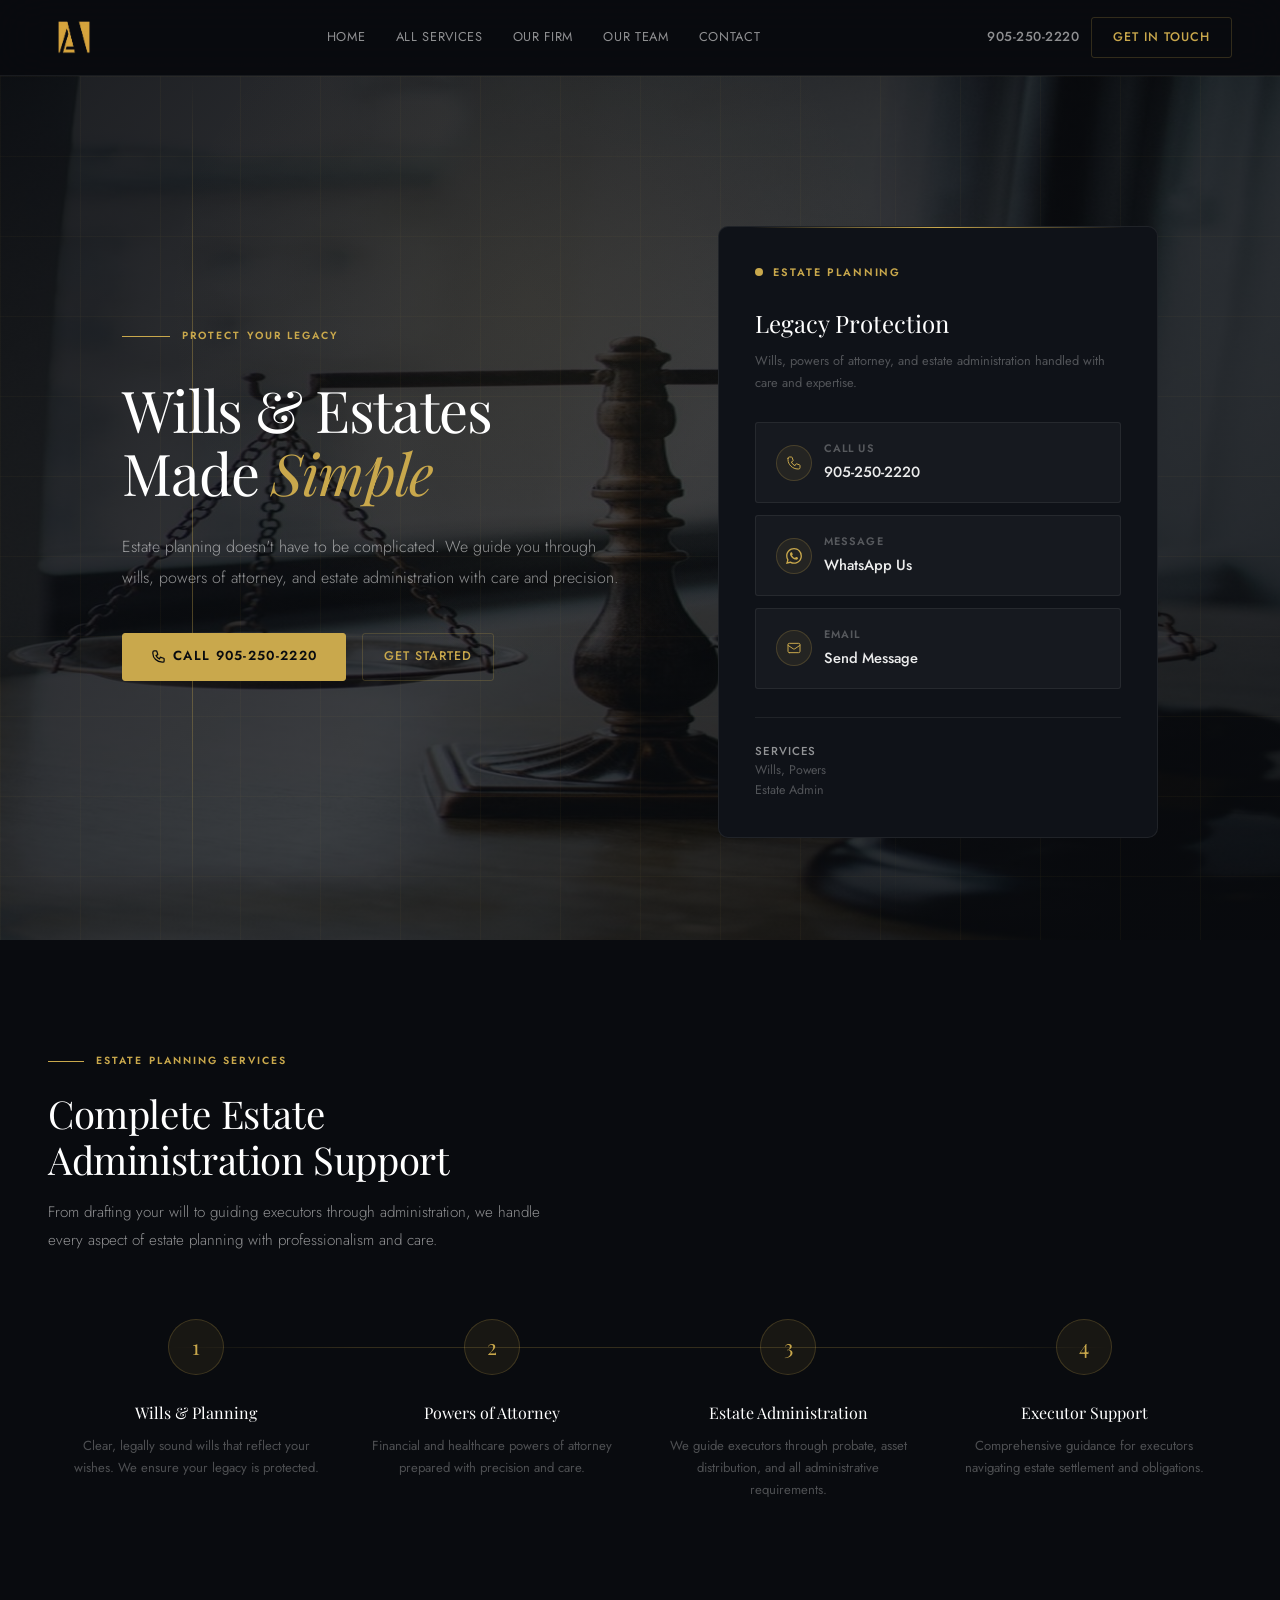
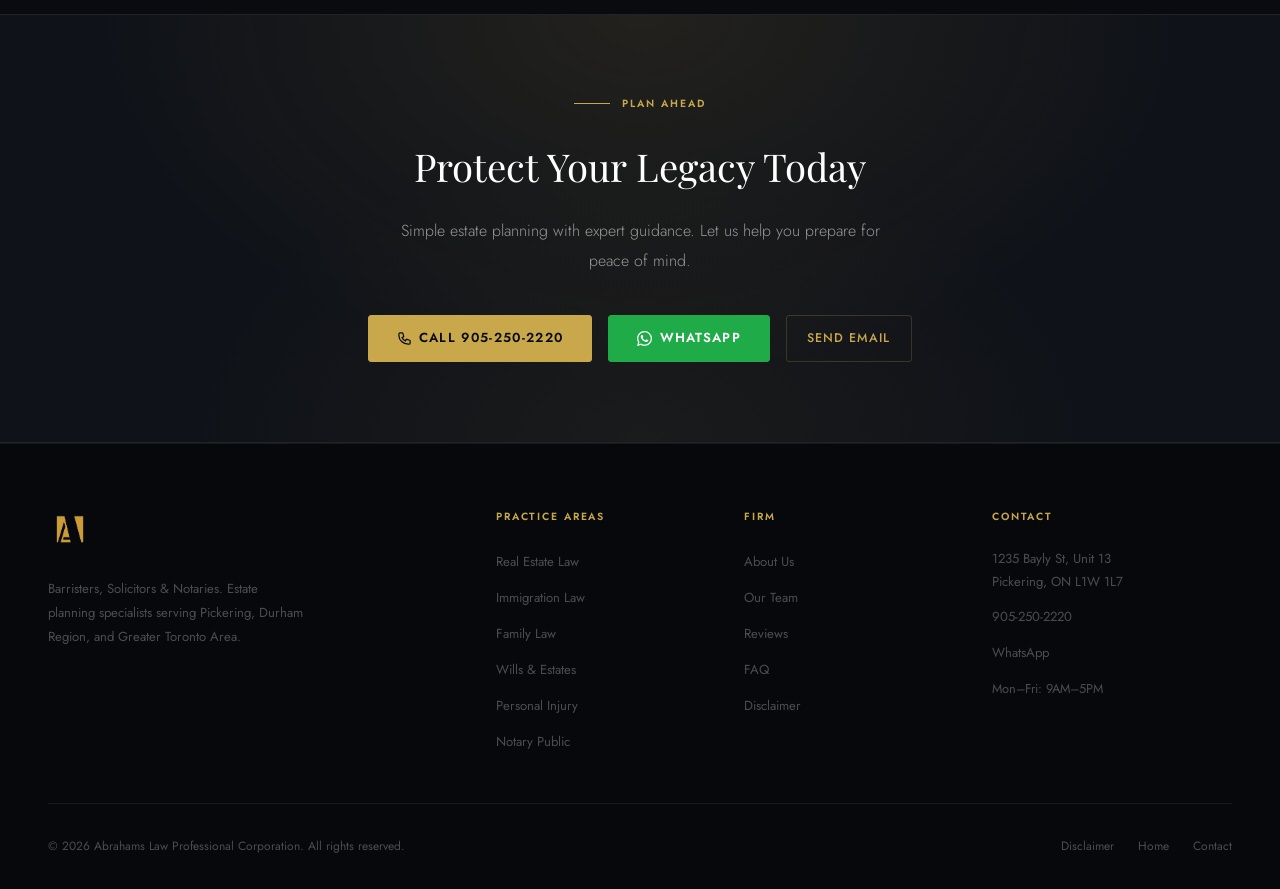
<file: wills-estates.html>
<!DOCTYPE html>
<html lang="en">
<head>
  <meta charset="UTF-8">
  <meta name="viewport" content="width=device-width, initial-scale=1.0">
  <title>Wills & Estate Lawyer | Powers of Attorney | Pickering, ON</title>
  <meta name="description" content="Estate planning, wills, powers of attorney, and estate administration services in Pickering and Durham Region. Protect your legacy with experienced estate lawyers.">
  <meta name="keywords" content="wills lawyer Pickering, estate lawyer Durham, powers of attorney lawyer, estate planning, estate administration, probate lawyer">
  <meta name="robots" content="index, follow">
  <link rel="canonical" href="https://abrahamsatlaw.com/wills-estates">
  <meta property="og:title" content="Wills & Estate Law | Protect Your Legacy | Abrahams Law">
  <meta property="og:description" content="Expert estate planning and administration. Wills, powers of attorney, and executorship guidance. Protect your legacy and family.">
  <meta property="og:type" content="website">
  <meta property="og:url" content="https://abrahamsatlaw.com/wills-estates">
  
  <script type="application/ld+json">
  {
    "@context": "https://schema.org",
    "@type": "LocalBusiness",
    "@id": "https://abrahamsatlaw.com/wills-estates",
    "name": "Abrahams Law - Wills & Estates Department",
    "description": "Estate planning and administration services including wills, powers of attorney, and executor guidance.",
    "url": "https://abrahamsatlaw.com/wills-estates",
    "telephone": "+1-905-250-2220",
    "address": {
      "@type": "PostalAddress",
      "streetAddress": "1235 Bayly Street, Unit 13",
      "addressLocality": "Pickering",
      "addressRegion": "ON",
      "postalCode": "L1W 1L7",
      "addressCountry": "CA"
    },
    "areaServed": ["Durham Region", "Greater Toronto Area", "Ontario"]
  }
  </script>

  <!-- Favicons -->
  <link rel="icon" type="image/png" sizes="32x32" href="/assets/images/favicon-32x32.png">
  <link rel="icon" type="image/png" sizes="16x16" href="/assets/images/favicon-16x16.png">
  <link rel="apple-touch-icon" sizes="180x180" href="/assets/images/apple-touch-icon.png">
  <link rel="icon" type="image/png" sizes="192x192" href="/assets/images/android-chrome-192x192.png">
  <link rel="icon" type="image/png" sizes="512x512" href="/assets/images/android-chrome-512x512.png">
  <link rel="manifest" href="/site.webmanifest">

  <link rel="preconnect" href="https://fonts.googleapis.com">
  <link rel="preconnect" href="https://fonts.gstatic.com" crossorigin>
  <link href="https://fonts.googleapis.com/css2?family=Playfair+Display:ital,wght@0,400;0,500;0,700;1,400;1,500&family=Jost:wght@300;400;500;600&display=swap" rel="stylesheet">
  <link rel="stylesheet" href="assets/css/main.css">
</head>
<body>
  <a href="#main" class="skip">Skip to main content</a>

  <nav id="nav">
    <div class="ni">
      <a href="/" class="nlogo" aria-label="Abrahams Law Home">
        <img src="assets/images/abrahams-law-logo.png" alt="Abrahams Law Professional Corporation" class="nlogo-img" style="height:52px;width:auto;object-fit:contain" onerror="this.style.display='none';document.getElementById('ntxt').style.display='block'">
        <div class="nlogo-text" id="ntxt" style="display:none">
          <strong>Abrahams Law</strong>
          <span>Professional Corporation</span>
        </div>
      </a>
      <ul class="nlinks">
        <li><a href="/">Home</a></li>
        <li><a href="/#practice">All Services</a></li>
        <li><a href="/#about">Our Firm</a></li>
        <li><a href="/#team">Our Team</a></li>
        <li><a href="/#contact">Contact</a></li>
      </ul>
      <div class="nact">
        <a href="tel:905-250-2220" class="ntel">905-250-2220</a>
        <a href="#contact" class="btn-o">Get in Touch</a>
      </div>
      <button class="hbg" id="mbtn" aria-label="Open menu" aria-expanded="false" onclick="tNav()">
        <svg width="22" height="22" fill="none" viewBox="0 0 24 24" stroke="currentColor" stroke-width="1.5"><path stroke-linecap="round" stroke-linejoin="round" d="M4 6h16M4 12h16M4 18h16"/></svg>
      </button>
    </div>
  </nav>

  <div class="mov" id="mov" onclick="tNav()"></div>
  <div class="mnav" id="mnav" role="dialog" aria-modal="true" aria-label="Navigation">
    <div style="display:flex;justify-content:space-between;align-items:center;margin-bottom:2rem">
      <span style="font-family:var(--fh);font-size:1.1rem;color:var(--white)">Menu</span>
      <button onclick="tNav()" style="background:none;border:none;cursor:pointer;color:var(--t2)" aria-label="Close menu">
        <svg width="20" height="20" fill="none" viewBox="0 0 24 24" stroke="currentColor" stroke-width="1.5"><path stroke-linecap="round" stroke-linejoin="round" d="M6 18L18 6M6 6l12 12"/></svg>
      </button>
    </div>
    <nav><ul style="list-style:none;display:flex;flex-direction:column;gap:.25rem">
      <li><a href="/" onclick="tNav()" style="display:block;padding:.85rem 0;color:var(--t2);text-decoration:none;border-bottom:1px solid var(--b);font-size:.9rem">Home</a></li>
      <li><a href="/#practice" onclick="tNav()" style="display:block;padding:.85rem 0;color:var(--t2);text-decoration:none;border-bottom:1px solid var(--b);font-size:.9rem">All Services</a></li>
      <li><a href="/#about" onclick="tNav()" style="display:block;padding:.85rem 0;color:var(--t2);text-decoration:none;border-bottom:1px solid var(--b);font-size:.9rem">Our Firm</a></li>
      <li><a href="/#team" onclick="tNav()" style="display:block;padding:.85rem 0;color:var(--t2);text-decoration:none;border-bottom:1px solid var(--b);font-size:.9rem">Our Team</a></li>
      <li><a href="#contact" onclick="tNav()" style="display:block;padding:.85rem 0;color:var(--t2);text-decoration:none;border-bottom:1px solid var(--b);font-size:.9rem">Contact</a></li>
    </ul></nav>
    <div style="margin-top:auto;padding-top:2rem;display:flex;flex-direction:column;gap:.75rem">
      <a href="tel:905-250-2220" class="btn-g" style="justify-content:center">
        <svg width="15" height="15" fill="none" viewBox="0 0 24 24" stroke="currentColor" stroke-width="2"><path stroke-linecap="round" stroke-linejoin="round" d="M3 5a2 2 0 012-2h3.28a1 1 0 01.948.684l1.498 4.493a1 1 0 01-.502 1.21l-2.257 1.13a11.042 11.042 0 005.516 5.516l1.13-2.257a1 1 0 011.21-.502l4.493 1.498a1 1 0 01.684.949V19a2 2 0 01-2 2h-1C9.716 21 3 14.284 3 7V5z"/></svg>
        905-250-2220
      </a>
    </div>
  </div>

  <main id="main">
    <!-- HERO -->
    <section class="hero" aria-labelledby="h1">
      <div class="hero-bg-img" aria-hidden="true"></div>
      <div class="hero-overlay" aria-hidden="true"></div>
      <div class="hgrid" aria-hidden="true"></div>
      <div class="hline" aria-hidden="true"></div>
      <div class="hline2" aria-hidden="true"></div>
      <div class="hglow" aria-hidden="true"></div>
      <div class="hinn">
        <div>
          <div class="heb"><div class="hebl"></div><span class="sebt">Protect Your Legacy</span></div>
          <h1 id="h1">Wills & Estates<br>Made <em>Simple</em></h1>
          <p class="hdesc">Estate planning doesn't have to be complicated. We guide you through wills, powers of attorney, and estate administration with care and precision.</p>
          <div class="hcg">
            <a href="tel:905-250-2220" class="btn-g">
              <svg width="15" height="15" fill="none" viewBox="0 0 24 24" stroke="currentColor" stroke-width="2"><path stroke-linecap="round" stroke-linejoin="round" d="M3 5a2 2 0 012-2h3.28a1 1 0 01.948.684l1.498 4.493a1 1 0 01-.502 1.21l-2.257 1.13a11.042 11.042 0 005.516 5.516l1.13-2.257a1 1 0 011.21-.502l4.493 1.498a1 1 0 01.684.949V19a2 2 0 01-2 2h-1C9.716 21 3 14.284 3 7V5z"/></svg>
              Call 905-250-2220
            </a>
            <a href="#contact" class="btn-o">Get Started</a>
          </div>
        </div>
        <div class="hpanel">
          <div class="peb"><div class="pdot" aria-hidden="true"></div><span class="plbl">Estate Planning</span></div>
          <h2 class="ptitle">Legacy Protection</h2>
          <p class="psub">Wills, powers of attorney, and estate administration handled with care and expertise.</p>
          <div class="copts">
            <a href="tel:905-250-2220" class="copt" aria-label="Call main line">
              <div class="coico"><svg width="16" height="16" fill="none" viewBox="0 0 24 24" stroke="currentColor" stroke-width="1.5"><path stroke-linecap="round" stroke-linejoin="round" d="M3 5a2 2 0 012-2h3.28a1 1 0 01.948.684l1.498 4.493a1 1 0 01-.502 1.21l-2.257 1.13a11.042 11.042 0 005.516 5.516l1.13-2.257a1 1 0 011.21-.502l4.493 1.498a1 1 0 01.684.949V19a2 2 0 01-2 2h-1C9.716 21 3 14.284 3 7V5z"/></svg></div>
              <div><div class="colbl">Call Us</div><div class="coval">905-250-2220</div></div>
            </a>
            <a href="#" onclick="handleWhatsApp(event)" class="copt" rel="noopener noreferrer" aria-label="WhatsApp">
              <div class="coico"><svg width="16" height="16" fill="currentColor" viewBox="0 0 24 24"><path d="M17.472 14.382c-.297-.149-1.758-.867-2.03-.967-.273-.099-.471-.148-.67.15-.197.297-.767.966-.94 1.164-.173.199-.347.223-.644.075-.297-.15-1.255-.463-2.39-1.475-.883-.788-1.48-1.761-1.653-2.059-.173-.297-.018-.458.13-.606.134-.133.298-.347.446-.52.149-.174.198-.298.298-.497.099-.198.05-.371-.025-.52-.075-.149-.669-1.612-.916-2.207-.242-.579-.487-.5-.669-.51-.173-.008-.371-.01-.57-.01-.198 0-.52.074-.792.372-.272.297-1.04 1.016-1.04 2.479 0 1.462 1.065 2.875 1.213 3.074.149.198 2.096 3.2 5.077 4.487.709.306 1.262.489 1.694.625.712.227 1.36.195 1.871.118.571-.085 1.758-.719 2.006-1.413.248-.694.248-1.289.173-1.413-.074-.124-.272-.198-.57-.347m-5.421 7.403h-.004a9.87 9.87 0 01-5.031-1.378l-.361-.214-3.741.982.998-3.648-.235-.374a9.86 9.86 0 01-1.51-5.26c.001-5.45 4.436-9.884 9.888-9.884 2.64 0 5.122 1.03 6.988 2.898a9.825 9.825 0 012.893 6.994c-.003 5.45-4.437 9.884-9.885 9.884m8.413-18.297A11.815 11.815 0 0012.05 0C5.495 0 .16 5.335.157 11.892c0 2.096.547 4.142 1.588 5.945L.057 24l6.305-1.654a11.882 11.882 0 005.683 1.448h.005c6.554 0 11.89-5.335 11.893-11.893a11.821 11.821 0 00-3.48-8.413z"/></svg></div>
              <div><div class="colbl">Message</div><div class="coval">WhatsApp Us</div></div>
            </a>
            <a href="mailto:Info@Abrahamsatlaw.com?subject=Wills & Estates Inquiry" class="copt" aria-label="Email inquiry">
              <div class="coico"><svg width="16" height="16" fill="none" viewBox="0 0 24 24" stroke="currentColor" stroke-width="1.5"><path stroke-linecap="round" stroke-linejoin="round" d="M3 8l7.89 5.26a2 2 0 002.22 0L21 8M5 19h14a2 2 0 002-2V7a2 2 0 00-2-2H5a2 2 0 00-2 2v10a2 2 0 002 2z"/></svg></div>
              <div><div class="colbl">Email</div><div class="coval">Send Message</div></div>
            </a>
          </div>
          <div class="pdiv"></div>
          <div class="pinfo">
            <div class="piit"><strong>Services</strong>Wills, Powers<br>Estate Admin</div>
          </div>
        </div>
      </div>
    </section>

    <!-- SERVICES SECTION -->
    <section class="sec" aria-labelledby="srvh">
      <div class="si">
        <div class="sh rev">
          <div class="seb"><div class="sebl"></div><span class="sebt">Estate Planning Services</span></div>
          <h2 class="stitle" id="srvh">Complete Estate<br>Administration Support</h2>
          <p class="ssub">From drafting your will to guiding executors through administration, we handle every aspect of estate planning with professionalism and care.</p>
        </div>
        <div class="psteps rev" role="list">
          <div class="psc" role="listitem"><div class="psn" aria-hidden="true">1</div><div class="pstitle">Wills & Planning</div><p class="psdesc">Clear, legally sound wills that reflect your wishes. We ensure your legacy is protected.</p></div>
          <div class="psc" role="listitem"><div class="psn" aria-hidden="true">2</div><div class="pstitle">Powers of Attorney</div><p class="psdesc">Financial and healthcare powers of attorney prepared with precision and care.</p></div>
          <div class="psc" role="listitem"><div class="psn" aria-hidden="true">3</div><div class="pstitle">Estate Administration</div><p class="psdesc">We guide executors through probate, asset distribution, and all administrative requirements.</p></div>
          <div class="psc" role="listitem"><div class="psn" aria-hidden="true">4</div><div class="pstitle">Executor Support</div><p class="psdesc">Comprehensive guidance for executors navigating estate settlement and obligations.</p></div>
        </div>
      </div>
    </section>

    <!-- CTA BAND -->
    <section class="ctab" aria-labelledby="ctah" id="contact">
      <div class="ctabi">
        <div class="seb" style="justify-content:center;margin-bottom:1.25rem"><div class="sebl"></div><span class="sebt">Plan Ahead</span></div>
        <h2 id="ctah">Protect Your Legacy Today</h2>
        <p>Simple estate planning with expert guidance. Let us help you prepare for peace of mind.</p>
        <div class="cact">
          <a href="tel:905-250-2220" class="btn-g"><svg width="15" height="15" fill="none" viewBox="0 0 24 24" stroke="currentColor" stroke-width="2"><path stroke-linecap="round" stroke-linejoin="round" d="M3 5a2 2 0 012-2h3.28a1 1 0 01.948.684l1.498 4.493a1 1 0 01-.502 1.21l-2.257 1.13a11.042 11.042 0 005.516 5.516l1.13-2.257a1 1 0 011.21-.502l4.493 1.498a1 1 0 01.684.949V19a2 2 0 01-2 2h-1C9.716 21 3 14.284 3 7V5z"/></svg>Call 905-250-2220</a>
          <a href="#" onclick="handleWhatsApp(event)" class="btn-wa" rel="noopener noreferrer"><svg width="15" height="15" fill="currentColor" viewBox="0 0 24 24"><path d="M17.472 14.382c-.297-.149-1.758-.867-2.03-.967-.273-.099-.471-.148-.67.15-.197.297-.767.966-.94 1.164-.173.199-.347.223-.644.075-.297-.15-1.255-.463-2.39-1.475-.883-.788-1.48-1.761-1.653-2.059-.173-.297-.018-.458.13-.606.134-.133.298-.347.446-.52.149-.174.198-.298.298-.497.099-.198.05-.371-.025-.52-.075-.149-.669-1.612-.916-2.207-.242-.579-.487-.5-.669-.51-.173-.008-.371-.01-.57-.01-.198 0-.52.074-.792.372-.272.297-1.04 1.016-1.04 2.479 0 1.462 1.065 2.875 1.213 3.074.149.198 2.096 3.2 5.077 4.487.709.306 1.262.489 1.694.625.712.227 1.36.195 1.871.118.571-.085 1.758-.719 2.006-1.413.248-.694.248-1.289.173-1.413-.074-.124-.272-.198-.57-.347m-5.421 7.403h-.004a9.87 9.87 0 01-5.031-1.378l-.361-.214-3.741.982.998-3.648-.235-.374a9.86 9.86 0 01-1.51-5.26c.001-5.45 4.436-9.884 9.888-9.884 2.64 0 5.122 1.03 6.988 2.898a9.825 9.825 0 012.893 6.994c-.003 5.45-4.437 9.884-9.885 9.884m8.413-18.297A11.815 11.815 0 0012.05 0C5.495 0 .16 5.335.157 11.892c0 2.096.547 4.142 1.588 5.945L.057 24l6.305-1.654a11.882 11.882 0 005.683 1.448h.005c6.554 0 11.89-5.335 11.893-11.893a11.821 11.821 0 00-3.48-8.413z"/></svg>WhatsApp</a>
          <a href="mailto:Info@Abrahamsatlaw.com?subject=Wills & Estates Inquiry" class="btn-o">Send Email</a>
        </div>
      </div>
    </section>
  </main>

  <footer>
    <div class="fi">
      <div class="ftop">
        <div class="fbrand">
          <img src="assets/images/abrahams-law-logo.png" alt="Abrahams Law Professional Corporation" class="logo-img2" style="height:44px;width:auto;object-fit:contain" onerror="this.style.display='none'">
          <p>Barristers, Solicitors & Notaries. Estate planning specialists serving Pickering, Durham Region, and Greater Toronto Area.</p>
        </div>
        <div class="fc"><h4>Practice Areas</h4><ul>
          <li><a href="/real-estate.html">Real Estate Law</a></li>
          <li><a href="/immigration.html">Immigration Law</a></li>
          <li><a href="/family-law.html">Family Law</a></li>
          <li><a href="/wills-estates.html">Wills & Estates</a></li>
          <li><a href="/personal-injury.html">Personal Injury</a></li>
          <li><a href="/notary-public.html">Notary Public</a></li>
        </ul></div>
        <div class="fc"><h4>Firm</h4><ul>
          <li><a href="/#about">About Us</a></li>
          <li><a href="/#team">Our Team</a></li>
          <li><a href="/#testimonials">Reviews</a></li>
          <li><a href="/#faq">FAQ</a></li>
          <li><a href="/disclaimer.html">Disclaimer</a></li>
        </ul></div>
        <div class="fc"><h4>Contact</h4><ul>
          <li style="color:var(--t3);font-size:.82rem;line-height:1.8">1235 Bayly St, Unit 13<br>Pickering, ON L1W 1L7</li>
          <li><a href="tel:905-250-2220">905-250-2220</a></li>
          <li><a href="#" onclick="handleWhatsApp(event)" rel="noopener noreferrer">WhatsApp</a></li>
          <li style="color:var(--t3);font-size:.8rem;margin-top:.25rem">Mon–Fri: 9AM–5PM</li>
        </ul></div>
      </div>
      <div class="fbot">
        <p>© <span id="yr"></span> Abrahams Law Professional Corporation. All rights reserved.</p>
        <div class="fleg">
          <a href="/disclaimer.html">Disclaimer</a>
          <a href="/">Home</a>
          <a href="#contact">Contact</a>
        </div>
      </div>
    </div>
  </footer>

  <div class="mcta" role="complementary" aria-label="Quick contact">
    <a href="tel:905-250-2220" class="mcc" aria-label="Call Abrahams Law"><svg width="14" height="14" fill="none" viewBox="0 0 24 24" stroke="currentColor" stroke-width="2"><path stroke-linecap="round" stroke-linejoin="round" d="M3 5a2 2 0 012-2h3.28a1 1 0 01.948.684l1.498 4.493a1 1 0 01-.502 1.21l-2.257 1.13a11.042 11.042 0 005.516 5.516l1.13-2.257a1 1 0 011.21-.502l4.493 1.498a1 1 0 01.684.949V19a2 2 0 01-2 2h-1C9.716 21 3 14.284 3 7V5z"/></svg>Call Now</a>
    <a href="#" onclick="handleWhatsApp(event)" class="mcw" rel="noopener noreferrer" aria-label="WhatsApp"><svg width="14" height="14" fill="currentColor" viewBox="0 0 24 24"><path d="M17.472 14.382c-.297-.149-1.758-.867-2.03-.967-.273-.099-.471-.148-.67.15-.197.297-.767.966-.94 1.164-.173.199-.347.223-.644.075-.297-.15-1.255-.463-2.39-1.475-.883-.788-1.48-1.761-1.653-2.059-.173-.297-.018-.458.13-.606.134-.133.298-.347.446-.52.149-.174.198-.298.298-.497.099-.198.05-.371-.025-.52-.075-.149-.669-1.612-.916-2.207-.242-.579-.487-.5-.669-.51-.173-.008-.371-.01-.57-.01-.198 0-.52.074-.792.372-.272.297-1.04 1.016-1.04 2.479 0 1.462 1.065 2.875 1.213 3.074.149.198 2.096 3.2 5.077 4.487.709.306 1.262.489 1.694.625.712.227 1.36.195 1.871.118.571-.085 1.758-.719 2.006-1.413.248-.694.248-1.289.173-1.413-.074-.124-.272-.198-.57-.347m-5.421 7.403h-.004a9.87 9.87 0 01-5.031-1.378l-.361-.214-3.741.982.998-3.648-.235-.374a9.86 9.86 0 01-1.51-5.26c.001-5.45 4.436-9.884 9.888-9.884 2.64 0 5.122 1.03 6.988 2.898a9.825 9.825 0 012.893 6.994c-.003 5.45-4.437 9.884-9.885 9.884m8.413-18.297A11.815 11.815 0 0012.05 0C5.495 0 .16 5.335.157 11.892c0 2.096.547 4.142 1.588 5.945L.057 24l6.305-1.654a11.882 11.882 0 005.683 1.448h.005c6.554 0 11.89-5.335 11.893-11.893a11.821 11.821 0 00-3.48-8.413z"/></svg>WhatsApp</a>
  </div>

  <script src="assets/js/main.js" defer></script>
</body>
</html>
</file>
<file: assets/css/main.css>
/* Abrahams Law Professional Corporation — Main Stylesheet */
/* abrahamsatlaw.com */

:root {
      --ink:    #090B0F;
      --ink2:   #0F1218;
      --ink3:   #161A22;
      --gold:   #C9A84C;
      --gold2:  #E2C374;
      --gp:     rgba(201,168,76,.08);
      --gl:     rgba(201,168,76,.22);
      --white:  #FFFFFF;
      --t1:     rgba(255,255,255,.92);
      --t2:     rgba(255,255,255,.55);
      --t3:     rgba(255,255,255,.28);
      --b:      rgba(255,255,255,.07);
      --r:      3px;
      --rlg:    10px;
      --fh:     'Playfair Display', Georgia, serif;
      --fb:     'Jost', system-ui, sans-serif;
      --ease:   cubic-bezier(.4,0,.2,1);
    }
    *,*::before,*::after{box-sizing:border-box;margin:0;padding:0}
    html{scroll-behavior:smooth}
    body{font-family:var(--fb);background:var(--ink);color:var(--t1);line-height:1.75;overflow-x:hidden}
    body::before{content:'';position:fixed;inset:0;z-index:0;pointer-events:none;background-image:url("data:image/svg+xml,%3Csvg viewBox='0 0 256 256' xmlns='http://www.w3.org/2000/svg'%3E%3Cfilter id='n'%3E%3CfeTurbulence type='fractalNoise' baseFrequency='0.9' numOctaves='4' stitchTiles='stitch'/%3E%3C/filter%3E%3Crect width='100%25' height='100%25' filter='url(%23n)' opacity='0.03'/%3E%3C/svg%3E");background-size:200px 200px;opacity:.5}
    .skip{position:absolute;top:-100%;left:1rem;background:var(--gold);color:var(--ink);padding:.5rem 1rem;border-radius:var(--r);z-index:9999;font-size:.85rem}
    .skip:focus{top:1rem}

    /* NAV */
    nav{position:sticky;top:0;z-index:800;background:rgba(9,11,15,.9);backdrop-filter:blur(24px) saturate(1.4);border-bottom:1px solid var(--b);height:76px;display:flex;align-items:center;padding:0 3rem;transition:box-shadow .3s var(--ease)}
    nav.sc{box-shadow:0 4px 40px rgba(0,0,0,.6)}
    .ni{width:100%;max-width:1380px;margin:0 auto;display:flex;align-items:center;justify-content:space-between}
    .nlogo{display:flex;align-items:center;gap:14px;text-decoration:none}
    .nlogo-img{height:44px;width:auto;filter:brightness(1.05)}
    .nlogo-text{line-height:1.25}
    .nlogo-text strong{display:block;font-family:var(--fh);font-size:1rem;font-weight:500;color:var(--t1);letter-spacing:.01em}
    .nlogo-text span{font-size:.62rem;letter-spacing:.18em;text-transform:uppercase;color:var(--gold);font-weight:500}
    .nlinks{display:flex;align-items:center;gap:.1rem;list-style:none}
    .nlinks a{display:block;padding:.5rem .9rem;font-size:.8rem;font-weight:400;letter-spacing:.05em;text-transform:uppercase;color:var(--t2);text-decoration:none;border-radius:var(--r);transition:color .2s,background .2s}
    .nlinks a:hover{color:var(--gold);background:var(--gp)}
    .nact{display:flex;align-items:center;gap:.75rem}
    .ntel{font-size:.82rem;font-weight:500;color:var(--t2);text-decoration:none;letter-spacing:.04em;transition:color .2s}
    .ntel:hover{color:var(--gold)}
    .btn-o{display:inline-flex;align-items:center;gap:6px;padding:.55rem 1.3rem;border:1px solid var(--gl);border-radius:var(--r);font-family:var(--fb);font-size:.78rem;font-weight:500;letter-spacing:.08em;text-transform:uppercase;color:var(--gold);text-decoration:none;background:transparent;cursor:pointer;transition:background .25s,border-color .25s,color .25s}
    .btn-o:hover{background:var(--gold);border-color:var(--gold);color:var(--ink)}
    .btn-g{display:inline-flex;align-items:center;gap:7px;padding:.7rem 1.75rem;background:var(--gold);border:1px solid var(--gold);border-radius:var(--r);font-family:var(--fb);font-size:.82rem;font-weight:600;letter-spacing:.1em;text-transform:uppercase;color:var(--ink);text-decoration:none;cursor:pointer;transition:background .25s,transform .2s,box-shadow .25s}
    .btn-g:hover{background:var(--gold2);transform:translateY(-2px);box-shadow:0 8px 28px rgba(201,168,76,.35)}
    .hbg{display:none;background:none;border:none;cursor:pointer;padding:.4rem;color:var(--t1)}
    .mnav{display:none;position:fixed;top:0;right:0;bottom:0;width:300px;background:var(--ink2);border-left:1px solid var(--b);z-index:1500;padding:2rem 1.5rem;flex-direction:column;transform:translateX(100%);transition:transform .35s var(--ease)}
    .mnav.op{transform:translateX(0)}
    .mov{display:none;position:fixed;inset:0;background:rgba(0,0,0,.6);z-index:1400;opacity:0;transition:opacity .3s;pointer-events:none}
    .mov.op{pointer-events:auto}
    .mov.op{opacity:1}
    @media(max-width:960px){nav{padding:0 1.5rem}.nlinks,.ntel{display:none}.hbg{display:block}.mnav,.mov{display:flex}}

    /* HERO */
    .hero{position:relative;min-height:96vh;display:flex;align-items:center;overflow:hidden}
    .hero-bg-img{position:absolute;inset:0;z-index:0;background-image:url("../images/hero-background.jpeg");background-size:cover;background-position:center 30%;background-repeat:no-repeat}
    .hero-overlay{position:absolute;inset:0;z-index:0;background:linear-gradient(135deg,rgba(9,11,15,.92) 0%,rgba(9,11,15,.78) 50%,rgba(9,11,15,.88) 100%)}
    .hgrid{position:absolute;inset:0;z-index:0;background-image:linear-gradient(rgba(201,168,76,.04) 1px,transparent 1px),linear-gradient(90deg,rgba(201,168,76,.04) 1px,transparent 1px);background-size:80px 80px}
    .hline{position:absolute;left:15%;top:0;bottom:0;width:1px;background:linear-gradient(to bottom,transparent,rgba(201,168,76,.35) 30%,rgba(201,168,76,.35) 70%,transparent);z-index:1}
    .hline2{position:absolute;right:30%;top:0;bottom:0;width:1px;background:linear-gradient(to bottom,transparent,rgba(201,168,76,.1) 50%,transparent);z-index:1}
    .hglow{position:absolute;top:-20%;left:10%;width:800px;height:800px;background:radial-gradient(ellipse at center,rgba(201,168,76,.06),transparent 65%);pointer-events:none;z-index:0}
    .hinn{position:relative;z-index:2;max-width:1380px;margin:0 auto;padding:8rem 3rem 5rem;display:grid;grid-template-columns:1fr 440px;gap:6rem;align-items:center}
    .heb{display:flex;align-items:center;gap:12px;margin-bottom:2rem;animation:rise .7s both}
    .hebl{width:48px;height:1px;background:var(--gold)}
    .hebt{font-size:.68rem;font-weight:600;letter-spacing:.22em;text-transform:uppercase;color:var(--gold)}
    .hero h1{font-family:var(--fh);font-size:clamp(3rem,4.5vw,5rem);font-weight:400;line-height:1.1;letter-spacing:-.02em;color:var(--white);margin-bottom:1.75rem;animation:rise .8s .1s both}
    .hero h1 em{font-style:italic;color:var(--gold);font-weight:400}
    .hdesc{font-size:1rem;font-weight:300;color:var(--t2);line-height:1.9;max-width:500px;margin-bottom:2.5rem;animation:rise .8s .2s both}
    .hcg{display:flex;flex-wrap:wrap;gap:1rem;margin-bottom:3.5rem;animation:rise .8s .3s both}
    .hst{display:flex;gap:2.5rem;animation:rise .8s .4s both}
    .stnum{font-family:var(--fh);font-size:2.2rem;font-weight:400;color:var(--gold);line-height:1;letter-spacing:-.02em}
    .stlbl{font-size:.68rem;font-weight:500;letter-spacing:.12em;text-transform:uppercase;color:var(--t3);margin-top:4px}
    .hpanel{background:var(--ink2);border:1px solid var(--b);border-radius:var(--rlg);padding:2.25rem;position:relative;animation:rise .9s .15s both}
    .hpanel::before{content:'';position:absolute;top:0;left:2rem;right:2rem;height:1px;background:linear-gradient(90deg,transparent,var(--gold),transparent)}
    .peb{display:flex;align-items:center;gap:10px;margin-bottom:1.25rem}
    .pdot{width:8px;height:8px;border-radius:50%;background:var(--gold);animation:pulse 2.5s infinite}
    .plbl{font-size:.68rem;font-weight:600;letter-spacing:.18em;text-transform:uppercase;color:var(--gold)}
    .ptitle{font-family:var(--fh);font-size:1.5rem;color:var(--white);font-weight:400;margin-bottom:.35rem}
    .psub{font-size:.8rem;color:var(--t3);margin-bottom:1.75rem}
    .copts{display:flex;flex-direction:column;gap:.75rem;margin-bottom:1.75rem}
    .copt{display:flex;align-items:center;gap:12px;padding:1rem 1.25rem;background:rgba(255,255,255,.03);border:1px solid var(--b);border-radius:var(--r);text-decoration:none;transition:border-color .2s,background .2s}
    .copt:hover{border-color:var(--gl);background:var(--gp)}
    .coico{width:36px;height:36px;border-radius:50%;background:var(--gp);border:1px solid var(--gl);display:flex;align-items:center;justify-content:center;color:var(--gold);flex-shrink:0}
    .colbl{font-size:.68rem;font-weight:600;letter-spacing:.1em;text-transform:uppercase;color:var(--t3);margin-bottom:2px}
    .coval{font-size:.92rem;font-weight:500;color:var(--t1)}
    .pdiv{height:1px;background:var(--b);margin:1.5rem 0}
    .pinfo{display:flex;gap:1.25rem}
    .piit{font-size:.78rem;color:var(--t3);line-height:1.6}
    .piit strong{display:block;color:var(--t2);font-weight:500;margin-bottom:1px;font-size:.72rem;text-transform:uppercase;letter-spacing:.08em}
    .prat{display:flex;align-items:center;gap:8px;margin-top:1.25rem;padding-top:1.25rem;border-top:1px solid var(--b)}
    .stars{color:#F0B429;font-size:.85rem;letter-spacing:1px}
    .rtext{font-size:.78rem;color:var(--t3)}
    .rtext strong{color:var(--t2)}

    /* TRUST STRIP */
    .ts{border-top:1px solid var(--b);border-bottom:1px solid var(--b);background:var(--ink2);padding:1.5rem 3rem}
    .tsi{max-width:1380px;margin:0 auto;display:flex;align-items:center;justify-content:center;gap:2.5rem;flex-wrap:wrap}
    .ti{display:flex;align-items:center;gap:9px;font-size:.75rem;color:var(--t3);letter-spacing:.04em}
    .ti svg{color:var(--gold);flex-shrink:0}
    .td{width:1px;height:20px;background:var(--b)}
    @media(max-width:600px){.td{display:none}}

    /* SECTIONS */
    .sec{padding:7rem 3rem;position:relative;z-index:1}
    .sec-alt{background:var(--ink2)}
    .si{max-width:1380px;margin:0 auto}
    .seb{display:flex;align-items:center;gap:12px;margin-bottom:1.25rem}
    .sebl{width:36px;height:1px;background:var(--gold)}
    .sebt{font-size:.65rem;font-weight:600;letter-spacing:.2em;text-transform:uppercase;color:var(--gold)}
    .stitle{font-family:var(--fh);font-size:clamp(2rem,3vw,2.8rem);font-weight:400;line-height:1.2;letter-spacing:-.01em;color:var(--white);margin-bottom:1rem}
    .ssub{font-size:.95rem;font-weight:300;color:var(--t2);line-height:1.85;max-width:520px}
    .sh{margin-bottom:4rem}

    /* PRACTICE GRID */
    .pg{display:grid;grid-template-columns:repeat(3,1fr);gap:1px;background:var(--b);border:1px solid var(--b);border-radius:var(--rlg);overflow:hidden}
    .pc{background:var(--ink2);padding:2.25rem;position:relative;overflow:hidden;transition:background .3s;text-decoration:none;color:inherit;display:block}
    .pc::after{content:'';position:absolute;bottom:0;left:0;right:0;height:2px;background:linear-gradient(90deg,transparent,var(--gold),transparent);transform:scaleX(0);transition:transform .4s var(--ease)}
    .pc:hover{background:#13161D}
    .pc:hover::after{transform:scaleX(1)}
    .pcn{font-family:var(--fh);font-size:3rem;font-weight:400;color:rgba(201,168,76,.12);line-height:1;margin-bottom:1.25rem;transition:color .3s}
    .pc:hover .pcn{color:rgba(201,168,76,.22)}
    .pcico{width:44px;height:44px;background:var(--gp);border:1px solid var(--gl);border-radius:8px;display:flex;align-items:center;justify-content:center;color:var(--gold);margin-bottom:1.25rem}
    .pct{font-family:var(--fh);font-size:1.2rem;font-weight:400;color:var(--white);margin-bottom:.5rem}
    .pcd{font-size:.84rem;color:var(--t2);line-height:1.75}
    .pcl{display:inline-flex;align-items:center;gap:5px;margin-top:1.25rem;font-size:.72rem;font-weight:600;letter-spacing:.12em;text-transform:uppercase;color:var(--gold);text-decoration:none}
    .pcl svg{transition:transform .2s}
    .pc:hover .pcl svg{transform:translateX(3px)}
    @media(max-width:900px){.pg{grid-template-columns:1fr 1fr}}
    @media(max-width:580px){.pg{grid-template-columns:1fr}}

    /* ABOUT */
    .as{display:grid;grid-template-columns:260px 1fr;gap:3rem;align-items:start}
    @media(max-width:860px){.as{grid-template-columns:1fr;gap:3rem}}
    .av{position:relative}
    .aimg{width:100%;aspect-ratio:1/1;object-position:top;object-fit:cover;border-radius:var(--rlg);display:block;filter:brightness(.9) contrast(1.05)}
    .aimph{width:100%;aspect-ratio:1/1;background:linear-gradient(160deg,#111318,#1a2030);border-radius:var(--rlg);border:1px solid var(--b);display:flex;align-items:center;justify-content:center;font-family:var(--fh);color:rgba(201,168,76,.2);font-size:6rem;font-weight:400}
    .agold{position:absolute;bottom:-.75rem;right:-.75rem;background:var(--gold);color:var(--ink);padding:.85rem 1rem;border-radius:var(--r);min-width:100px}
    .agnum{font-family:var(--fh);font-size:1.75rem;font-weight:500;line-height:1}
    .aglbl{font-size:.7rem;font-weight:600;text-transform:uppercase;letter-spacing:.1em;margin-top:4px;opacity:.75}
    .aq{font-family:var(--fh);font-size:1.2rem;font-style:italic;color:var(--t1);border-left:2px solid var(--gold);padding-left:1.5rem;line-height:1.75;margin:1.5rem 0}
    .clist{display:flex;flex-wrap:wrap;gap:.5rem;margin-top:1.5rem}
    .ctag{font-size:.68rem;font-weight:500;letter-spacing:.08em;text-transform:uppercase;color:var(--gold);border:1px solid var(--gl);background:var(--gp);padding:.28rem .75rem;border-radius:100px}

    /* TEAM */
    .tg{display:grid;grid-template-columns:repeat(4,1fr);gap:1.5rem}
    @media(max-width:860px){.tg{grid-template-columns:1fr 1fr}}
    @media(max-width:480px){.tg{grid-template-columns:1fr}}
    .tc{border:1px solid var(--b);border-radius:var(--rlg);overflow:hidden;background:var(--ink2);transition:transform .3s,border-color .3s,box-shadow .3s}
    .tc:hover{transform:translateY(-5px);border-color:var(--gl);box-shadow:0 20px 60px rgba(0,0,0,.45)}
    .tph{width:100%;aspect-ratio:1/1;object-fit:cover;display:block;filter:grayscale(15%) brightness(.9);transition:filter .3s}
    .tc:hover .tph{filter:grayscale(0%) brightness(.95)}
    .tphph{width:100%;aspect-ratio:1/1;background:linear-gradient(160deg,#13161d,#1e2330);display:flex;align-items:center;justify-content:center;font-family:var(--fh);color:rgba(201,168,76,.25);font-size:3rem}
    .tin{padding:1.25rem 1.5rem 1.5rem}
    .tn{font-family:var(--fh);font-size:1.05rem;font-weight:400;color:var(--white);margin-bottom:.2rem}
    .tr{font-size:.7rem;font-weight:600;letter-spacing:.12em;text-transform:uppercase;color:var(--gold);margin-bottom:.75rem}
    .tb{font-size:.8rem;color:var(--t3);line-height:1.7}

    /* INSTITUTIONS */
    .inst-intro{text-align:center;margin-bottom:3rem}
    .ig{display:flex;flex-wrap:wrap;align-items:center;justify-content:center;gap:1rem}
    .ib{padding:.75rem 1.5rem;background:var(--ink2);border:1px solid var(--b);border-radius:var(--r);font-size:.78rem;font-weight:500;color:var(--t2);letter-spacing:.04em;transition:border-color .2s,color .2s}
    .ib:hover{border-color:var(--gl);color:var(--t1)}

    /* TESTIMONIALS */
    .th2{display:flex;justify-content:space-between;align-items:flex-end;margin-bottom:4rem;flex-wrap:wrap;gap:1.5rem}
    .tgrd{display:grid;grid-template-columns:repeat(2,1fr);gap:1.5rem}
    @media(max-width:720px){.tgrd{grid-template-columns:1fr}}
    .tcard{background:var(--ink3);border:1px solid var(--b);border-radius:var(--rlg);padding:2rem;position:relative;overflow:hidden}
    .tcard::before{content:'\201C';position:absolute;top:.5rem;right:1.5rem;font-family:var(--fh);font-size:6rem;line-height:1;color:rgba(201,168,76,.07);pointer-events:none}
    .tst{color:#F0B429;font-size:.8rem;letter-spacing:2px;margin-bottom:.9rem}
    .ttxt{font-size:.9rem;font-weight:300;color:var(--t2);line-height:1.85;margin-bottom:1.5rem;font-style:italic}
    .tau{display:flex;align-items:center;gap:10px}
    .tav{width:36px;height:36px;border-radius:50%;background:var(--gold);display:flex;align-items:center;justify-content:center;font-size:.75rem;font-weight:700;color:var(--ink);flex-shrink:0}
    .tan{font-size:.85rem;font-weight:500;color:var(--t1)}
    .tad{font-size:.72rem;color:var(--t3)}

    /* FAQ */
    .fcols{display:grid;grid-template-columns:1fr 1fr;gap:5rem;align-items:start}
    @media(max-width:820px){.fcols{grid-template-columns:1fr;gap:3rem}}
    .fitem{border-bottom:1px solid var(--b)}
    .fbtn{width:100%;background:none;border:none;cursor:pointer;padding:1.25rem 0;display:flex;justify-content:space-between;align-items:center;font-family:var(--fb);font-size:.9rem;font-weight:400;color:var(--t2);text-align:left;transition:color .2s}
    .fbtn:hover{color:var(--gold)}
    .fico{width:18px;height:18px;flex-shrink:0;transition:transform .3s;color:var(--gold)}
    .fitem.op .fico{transform:rotate(45deg)}
    .fans{max-height:0;overflow:hidden;transition:max-height .4s var(--ease)}
    .fitem.op .fans{max-height:260px}
    .fans p{padding-bottom:1.25rem;font-size:.85rem;color:var(--t3);line-height:1.85}

    /* PROCESS */
    .psteps{display:grid;grid-template-columns:repeat(4,1fr);gap:0;position:relative}
    .psteps::before{content:'';position:absolute;top:28px;left:10%;right:10%;height:1px;background:linear-gradient(90deg,transparent,var(--gl) 20%,var(--gl) 80%,transparent)}
    @media(max-width:700px){.psteps{grid-template-columns:1fr 1fr}.psteps::before{display:none}}
    .psc{padding:0 1.5rem;text-align:center}
    .psn{width:56px;height:56px;border-radius:50%;border:1px solid var(--gl);background:var(--gp);display:flex;align-items:center;justify-content:center;font-family:var(--fh);font-size:1.3rem;color:var(--gold);margin:0 auto 1.5rem;position:relative;z-index:1}
    .pstitle{font-family:var(--fh);font-size:1rem;color:var(--white);margin-bottom:.5rem}
    .psdesc{font-size:.82rem;color:var(--t3);line-height:1.7}

    /* LOCATIONS */
    .lgrd{display:grid;grid-template-columns:repeat(auto-fit,minmax(160px,1fr));gap:.75rem}
    .lit{background:var(--ink2);border:1px solid var(--b);border-radius:var(--r);padding:1rem 1.25rem;text-align:center;transition:border-color .2s}
    .lit:hover{border-color:var(--gl)}
    .liname{font-size:.9rem;color:var(--t1);font-weight:500}
    .lireg{font-size:.7rem;color:var(--t3);margin-top:2px}

    /* CTA BAND */
    .ctab{position:relative;overflow:hidden;background:var(--ink2);border-top:1px solid var(--b);border-bottom:1px solid var(--b);padding:5rem 3rem;text-align:center}
    .ctab::before{content:'';position:absolute;inset:0;background:radial-gradient(ellipse at 50% 0%,rgba(201,168,76,.1),transparent 60%),radial-gradient(ellipse at 50% 100%,rgba(201,168,76,.06),transparent 50%);pointer-events:none}
    .ctabi{position:relative;z-index:1}
    .ctab h2{font-family:var(--fh);font-size:clamp(2rem,3vw,3rem);font-weight:400;color:var(--white);margin-bottom:1rem}
    .ctab p{font-size:1rem;color:var(--t2);font-weight:300;max-width:480px;margin:0 auto 2.5rem;line-height:1.85}
    .cact{display:flex;gap:1rem;justify-content:center;flex-wrap:wrap}
    .btn-wa{display:inline-flex;align-items:center;gap:8px;padding:.7rem 1.75rem;background:#1FAB47;border:1px solid #1FAB47;border-radius:var(--r);font-family:var(--fb);font-size:.82rem;font-weight:600;letter-spacing:.08em;text-transform:uppercase;color:var(--white);text-decoration:none;transition:background .25s,transform .2s}
    .btn-wa:hover{background:#18923C;transform:translateY(-2px)}

    /* CONTACT */
    .csplit{display:grid;grid-template-columns:1fr 1fr;gap:4rem;align-items:start}
    @media(max-width:800px){.csplit{grid-template-columns:1fr}}
    .cdi{display:flex;gap:12px;margin-bottom:1.25rem}
    .cdiico{width:20px;flex-shrink:0;color:var(--gold);margin-top:2px}
    .cdilbl{font-size:.68rem;font-weight:600;letter-spacing:.12em;text-transform:uppercase;color:var(--t3);margin-bottom:2px}
    .cdival{font-size:.9rem;color:var(--t2);line-height:1.6}
    .cdival a{color:var(--t2);text-decoration:none;transition:color .2s}
    .cdival a:hover{color:var(--gold)}
    .mwrap{border-radius:var(--rlg);overflow:hidden;border:1px solid var(--b);height:320px}
    .mwrap iframe{width:100%;height:100%;border:none;display:block}

    /* FOOTER */
    footer{background:#06080B;border-top:1px solid var(--b);padding:4rem 3rem 2rem}
    .fi{max-width:1380px;margin:0 auto}
    .ftop{display:grid;grid-template-columns:2fr 1fr 1fr 1.2fr;gap:3rem;padding-bottom:3rem;border-bottom:1px solid var(--b)}
    @media(max-width:860px){.ftop{grid-template-columns:1fr 1fr}}
    @media(max-width:480px){.ftop{grid-template-columns:1fr}}
    .fbrand .logo-img2{height:40px;margin-bottom:1rem}
    .fbrand p{font-size:.82rem;color:var(--t3);line-height:1.8;max-width:260px}
    .fc h4{font-size:.65rem;font-weight:600;letter-spacing:.18em;text-transform:uppercase;color:var(--gold);margin-bottom:1.25rem}
    .fc ul{list-style:none;display:flex;flex-direction:column;gap:.5rem}
    .fc ul a{font-size:.82rem;color:var(--t3);text-decoration:none;transition:color .2s}
    .fc ul a:hover{color:var(--gold)}
    .fbot{padding-top:2rem;display:flex;justify-content:space-between;align-items:center;flex-wrap:wrap;gap:1rem}
    .fbot p{font-size:.75rem;color:var(--t3)}
    .fleg{display:flex;gap:1.5rem}
    .fleg a{font-size:.75rem;color:var(--t3);text-decoration:none}
    .fleg a:hover{color:var(--gold)}

    /* STICKY MOB */
    .mcta{display:none;position:fixed;bottom:0;left:0;right:0;background:rgba(9,11,15,.95);backdrop-filter:blur(20px);border-top:1px solid var(--b);padding:.75rem 1rem;gap:.75rem;z-index:1401}
    .mcta a{flex:1;display:flex;align-items:center;justify-content:center;gap:6px;padding:.7rem;border-radius:var(--r);font-size:.8rem;font-weight:600;letter-spacing:.08em;text-transform:uppercase;text-decoration:none}
    .mcc{background:var(--gold);color:var(--ink)}
    .mcw{background:#1FAB47;color:var(--white)}
    @media(max-width:680px){.mcta{display:flex}body{padding-bottom:68px}}

    /* ANIMATIONS */
    @keyframes rise{from{opacity:0;transform:translateY(28px)}to{opacity:1;transform:translateY(0)}}
    @keyframes pulse{0%,100%{opacity:1;box-shadow:0 0 0 0 rgba(201,168,76,.4)}50%{opacity:.7;box-shadow:0 0 0 5px rgba(201,168,76,0)}}
    .rev{opacity:0;transform:translateY(22px);transition:opacity .65s var(--ease),transform .65s var(--ease)}
    .rev.in{opacity:1;transform:translateY(0)}

    @media(max-width:960px){.hinn{grid-template-columns:1fr;padding:5rem 1.5rem 3rem}.hpanel{max-width:480px}.sec{padding:5rem 1.5rem}.ts{padding:1.5rem}.ctab{padding:4rem 1.5rem}footer{padding:3rem 1.5rem 2rem}}
    @media(max-width:600px){.sec{padding:4rem 1.25rem}.hst{gap:1.5rem;flex-wrap:wrap}}

    /* Partner bank logos — tight cluster, no card chrome (.inst-logo). inline-flex + centered parent avoids stray gaps when wrapping */
    .carousel-container{width:100%;max-width:100%;overflow:visible;margin:0 auto;text-align:center}
    .carousel-logos{display:inline-flex;flex-wrap:wrap;justify-content:center;align-content:center;align-items:center;gap:clamp(.5rem,2vw,1.1rem);row-gap:clamp(.65rem,1.8vw,1rem);padding:1.25rem .5rem;max-width:100%;vertical-align:top}
    .inst-logo{display:flex;align-items:center;justify-content:center;padding:.15rem .25rem;margin:0;background:none;border:none;border-radius:0;box-shadow:none;flex:0 0 auto;transition:opacity .2s}
    .inst-logo:hover{opacity:.88;transform:none}
    .inst-logo img{height:clamp(22px,6.2vw,52px);width:auto;max-width:min(100%,120px);display:block;object-fit:contain}
    /* Desktop: single row + even gaps (no “lone” last logo); sizes tuned to fit ~768px+ */
    @media(min-width:768px){.carousel-logos{flex-wrap:nowrap;gap:.55rem .75rem}.inst-logo{padding:.1rem .2rem}.inst-logo img{height:40px;max-width:100px}}
    /* Tangerine wordmark — tighter cap so it sits closer to HSBC */
    .inst-logo--tangerine img{max-width:min(100%,92px)}
    @media(min-width:768px){.inst-logo--tangerine img{max-width:84px;height:36px}}

    .iw{display:flex;align-items:center;justify-content:center;padding:.75rem 1.25rem;background:rgba(255,255,255,0.04);border:1px solid rgba(255,255,255,0.08);border-radius:10px;transition:transform .2s,background .2s,box-shadow .2s;cursor:default}
    .iw:hover{transform:translateY(-3px);background:rgba(255,255,255,0.08);box-shadow:0 10px 28px rgba(0,0,0,.45)}
    .iw img{height:44px;width:auto;display:block;object-fit:contain}
</file>
